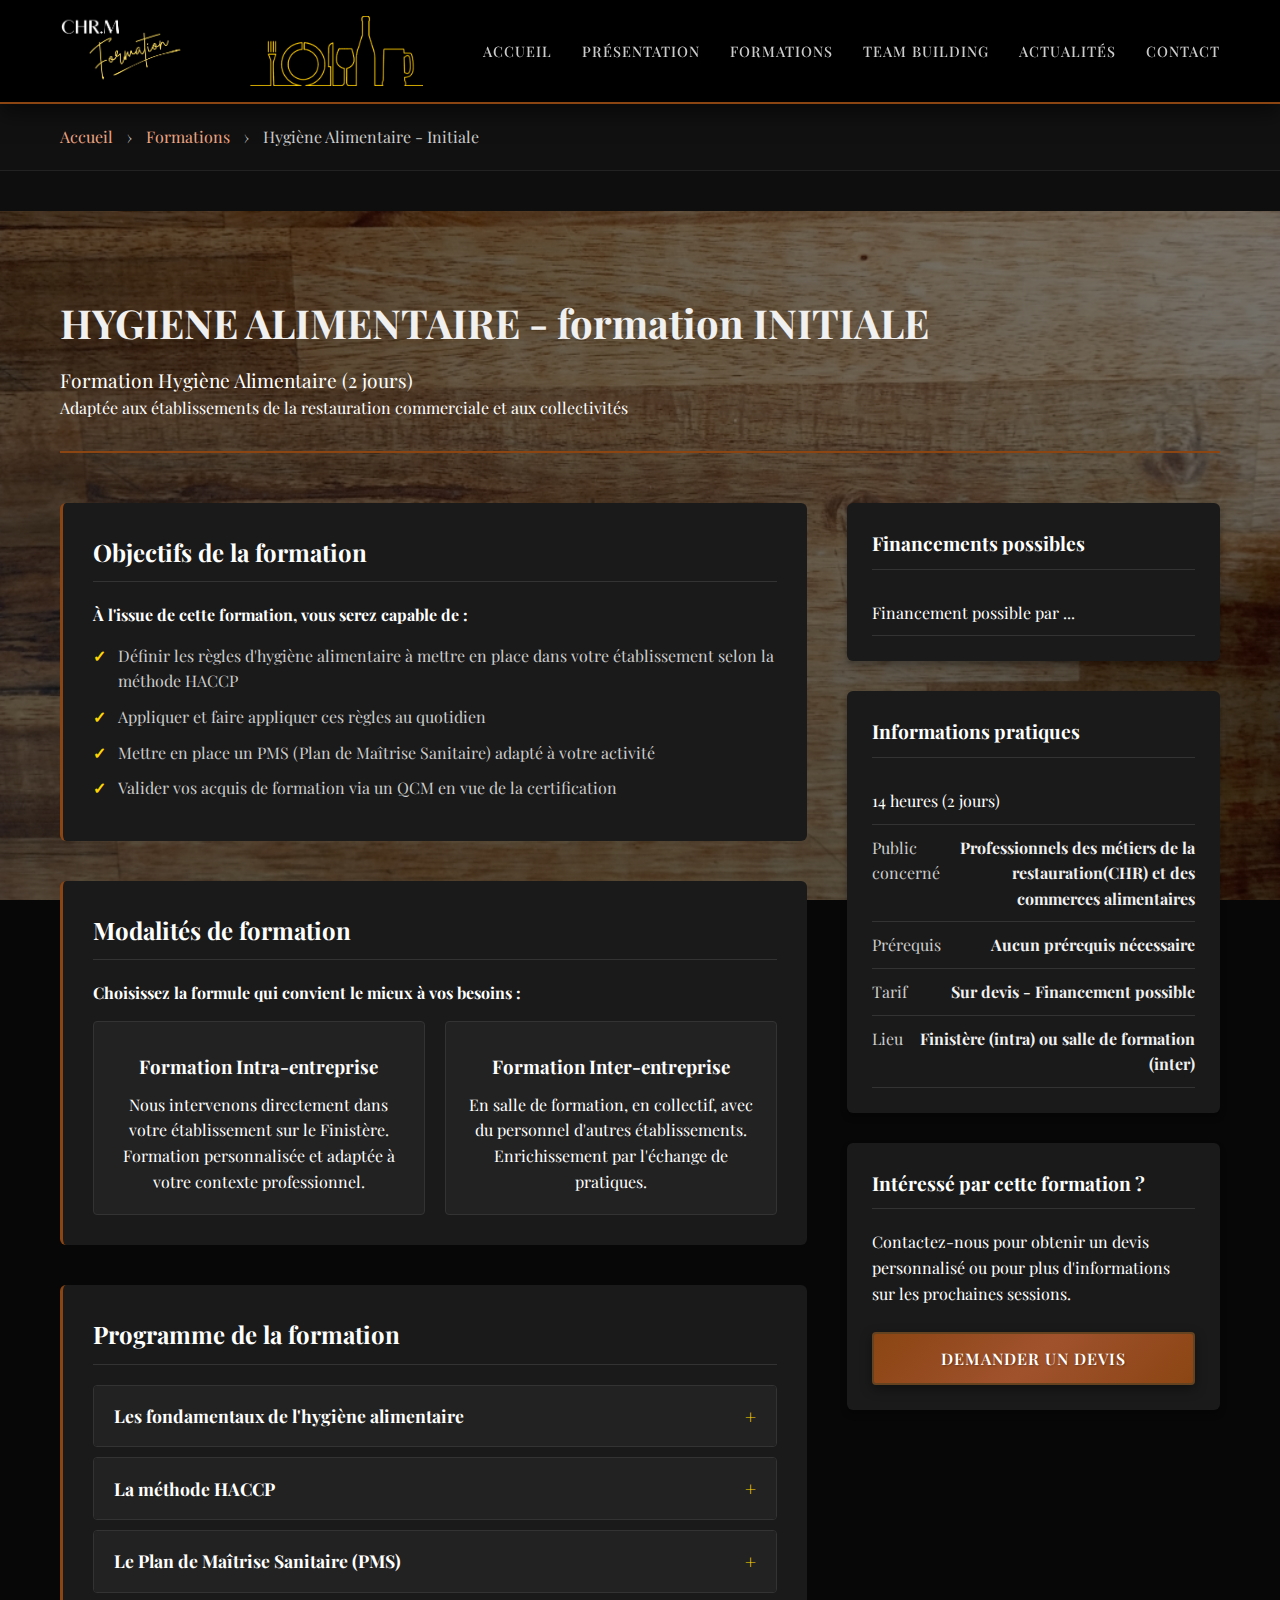
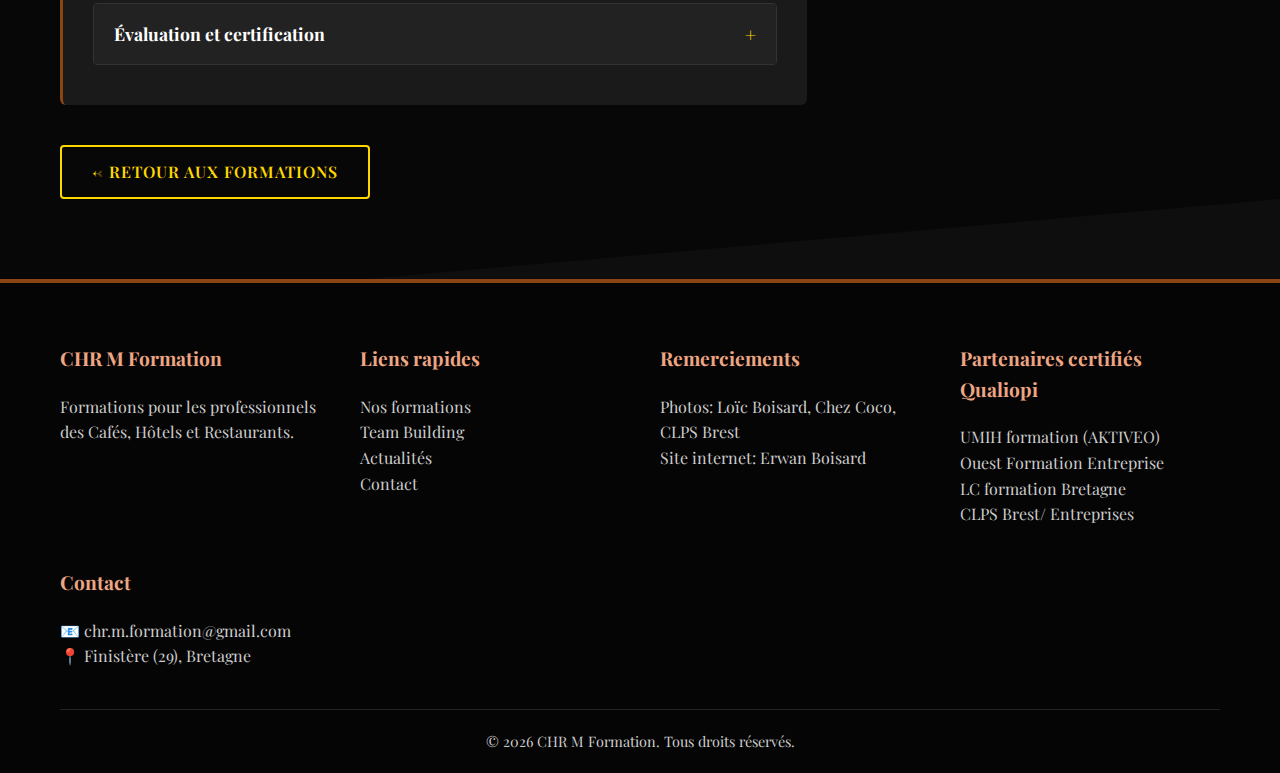
<file: f1.html>
<!DOCTYPE html>
<html lang="fr">

<head>
    <meta charset="UTF-8">
    <meta name="viewport" content="width=device-width, initial-scale=1.0">
    <title>Formation Hygiène Alimentaire - Initiale | CHR M Formation</title>
    <link rel="stylesheet" href="styles.css">
</head>

<body>
    <!-- Navigation -->
    <div id="header-placeholder"></div>

    <!-- Breadcrumb -->
    <div class="breadcrumb">
        <div class="container">
            <a href="index.html">Accueil</a>
            <span class="separator">›</span>
            <a href="index.html#formations">Formations</a>
            <span class="separator">›</span>
            <span>Hygiène Alimentaire - Initiale</span>
        </div>
    </div>

    <!-- Formation Detail -->
    <section class="formation-detail section section-wood">
        <div class="container">
            <div class="formation-header">
                <div class="formation-title-block">
                    <h1>HYGIENE ALIMENTAIRE - formation INITIALE</h1>
                    <p class="formation-subtitle">Formation Hygiène Alimentaire     (2 jours)</p>
                    <p class="formation-description">Adaptée aux établissements de la restauration commerciale et aux collectivités</p>
                </div>
            </div>

            <div class="formation-content-grid">
                <!-- Colonne principale -->
                <div class="formation-main">
                    <!-- Objectifs -->
                    <div class="content-block">
                        <h2>Objectifs de la formation</h2>
                        <p class="intro-text">À l'issue de cette formation, vous serez capable de :</p>
                        <ul class="objectives-list">
                            <li>Définir les règles d'hygiène alimentaire à mettre en place dans votre établissement selon la méthode HACCP</li>
                            <li>Appliquer et faire appliquer ces règles au quotidien</li>
                            <li>Mettre en place un PMS (Plan de Maîtrise Sanitaire) adapté à votre activité</li>
                            <li>Valider vos acquis de formation via un QCM en vue de la certification</li>
                    </div>

                    <!-- Déroulement -->
                    <div class="content-block">
                        <h2>Modalités de formation</h2>
                        <p class="intro-text">Choisissez la formule qui convient le mieux à vos besoins :</p>
                        <div class="option-cards">
                            <div class="option-card">
                                <h3>Formation Intra-entreprise</h3>
                                <p>Nous intervenons directement dans votre établissement sur le Finistère. Formation personnalisée et adaptée à votre contexte professionnel.</p>
                            </div>
                            <div class="option-card">
                                <h3>Formation Inter-entreprise</h3>
                                <p>En salle de formation, en collectif, avec du personnel d'autres établissements. Enrichissement par l'échange de pratiques.</p>
                            </div>
                        </div>
                    </div>

                    <!-- Programme -->
                    <div class="content-block">
                        <h2>Programme de la formation</h2>
                        <div class="program-accordion">

                            <!-- Accordéon 1 -->
                            <div class="accordion-item">
                                <div class="accordion-header">
                                    <h3>Les fondamentaux de l'hygiène alimentaire</h3>
                                    <span class="accordion-icon">+</span>
                                </div>
                                <div class="accordion-content">
                                    <p>Introduction aux principes de base de l'hygiène, identification des dangers microbiologiques, chimiques et physiques. Affichage des allergènes et intolérences. Compréhension des enjeux sanitaires et réglementaires.</p>
                                </div>
                            </div>

                            <!-- Accordéon 2 -->
                            <div class="accordion-item">
                                <div class="accordion-header">
                                    <h3>La méthode HACCP</h3>
                                    <span class="accordion-icon">+</span>
                                </div>
                                <div class="accordion-content">
                                    <p>Apprentissage et application pratique de la démarche HACCP (Hazard Analysis Critical Control Point) adaptée à votre établissement. Identification des points critiques et mise en place des mesures préventives.</p>
                                </div>
                            </div>

                            <!-- Accordéon 3 -->
                            <div class="accordion-item">
                                <div class="accordion-header">
                                    <h3>Le Plan de Maîtrise Sanitaire (PMS)</h3>
                                    <span class="accordion-icon">+</span>
                                </div>
                                <div class="accordion-content">
                                    <p>Construction et mise en œuvre de votre Plan de Maîtrise Sanitaire : bonnes pratiques d'hygiène, plan HACCP, procédures de traçabilité et de gestion des non-conformités.</p>
                                </div>
                            </div>

                            <!-- Accordéon 4 -->
                            <div class="accordion-item">
                                <div class="accordion-header">
                                    <h3>Évaluation et certification</h3>
                                    <span class="accordion-icon">+</span>
                                </div>
                                <div class="accordion-content">
                                    <p>Validation des acquis par un QCM final. Délivrance d'une attestation de formation conforme aux exigences réglementaires.</p>
                                </div>
                            </div>

                        </div>
                    </div>

                </div>

                <!-- Sidebar -->
                <aside class="formation-sidebar">
                    <!-- Informations clés -->
                    <div class="info-card">
                        <h3>Financements possibles</h3>
                        <div class="info-item">
                            Financement possible par ...
                        </div>
                    </div>

                    <!-- Informations clés -->
                    <div class="info-card">
                        <h3>Informations pratiques</h3>
                        <div class="info-item">
                            14 heures (2 jours)</span>
                        </div>
                        <div class="info-item">
                            <span class="info-label">Public concerné</span>
                            <span class="info-value">Professionnels des métiers de la restauration(CHR) et des commerces alimentaires</span>
                        </div>
                        <div class="info-item">
                            <span class="info-label">Prérequis</span>
                            <span class="info-value">Aucun prérequis nécessaire</span>
                        </div>
                        <div class="info-item">
                            <span class="info-label">Tarif</span>
                            <span class="info-value">Sur devis - Financement possible</span>
                        </div>
                        <div class="info-item">
                            <span class="info-label">Lieu</span>
                            <span class="info-value">Finistère (intra) ou salle de formation (inter)</span>
                        </div>
                    </div>

                    <!-- CTA Contact -->
                    <div class="cta-card">
                        <h3>Intéressé par cette formation ?</h3>
                        <p>Contactez-nous pour obtenir un devis personnalisé ou pour plus d'informations sur les prochaines sessions.</p><br>
                        <a href="index.html#contact" class="btn btn-primary btn-block btn-wood">Demander un devis</a>
                    </div>

                </aside>
            </div>

            <!-- Bouton retour -->
            <div class="back-button-container">
                <a href="index.html#formations" class="btn btn-secondary">← Retour aux formations</a>
            </div>
        </div>
        <div class="section-divider section-divider-right"></div>
    </section>

    <!-- Footer -->
    <div id="footer-placeholder"></div>

    <script src="script.js"></script>
</body>

</html>
</file>
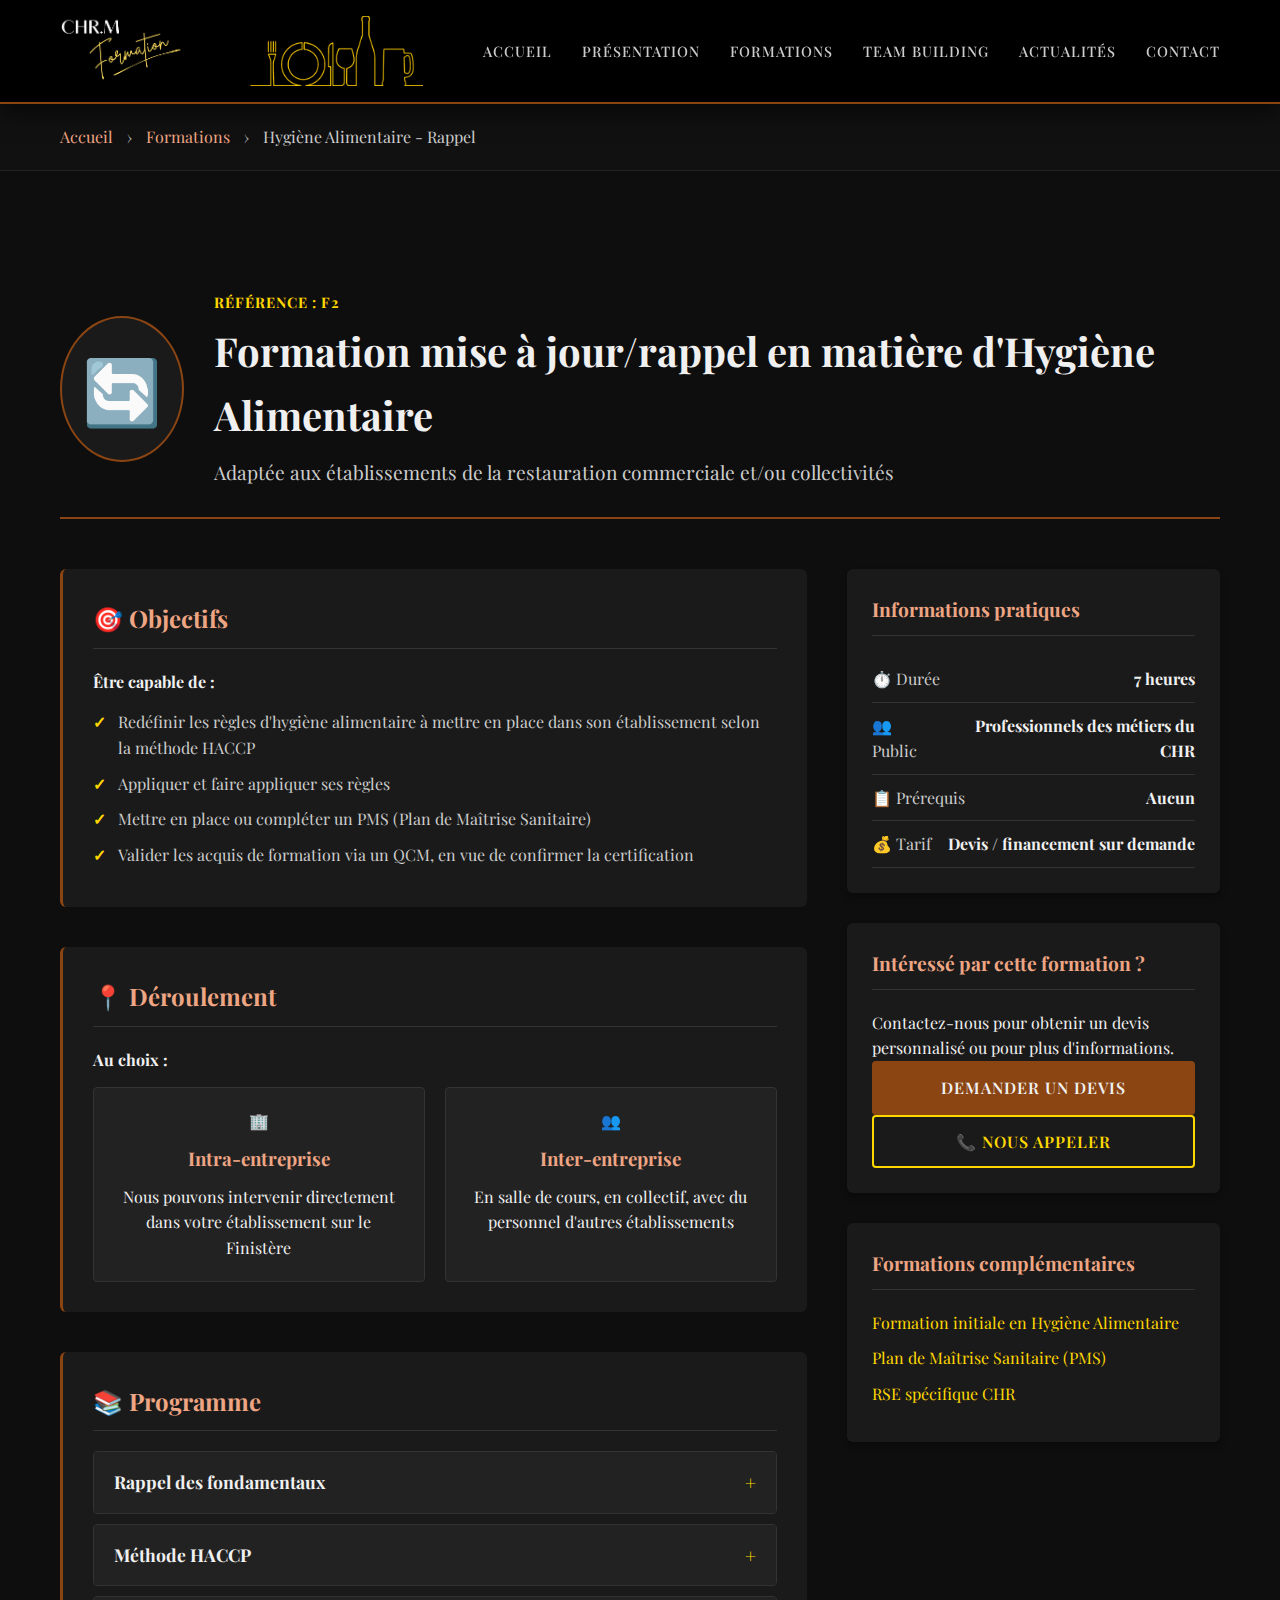
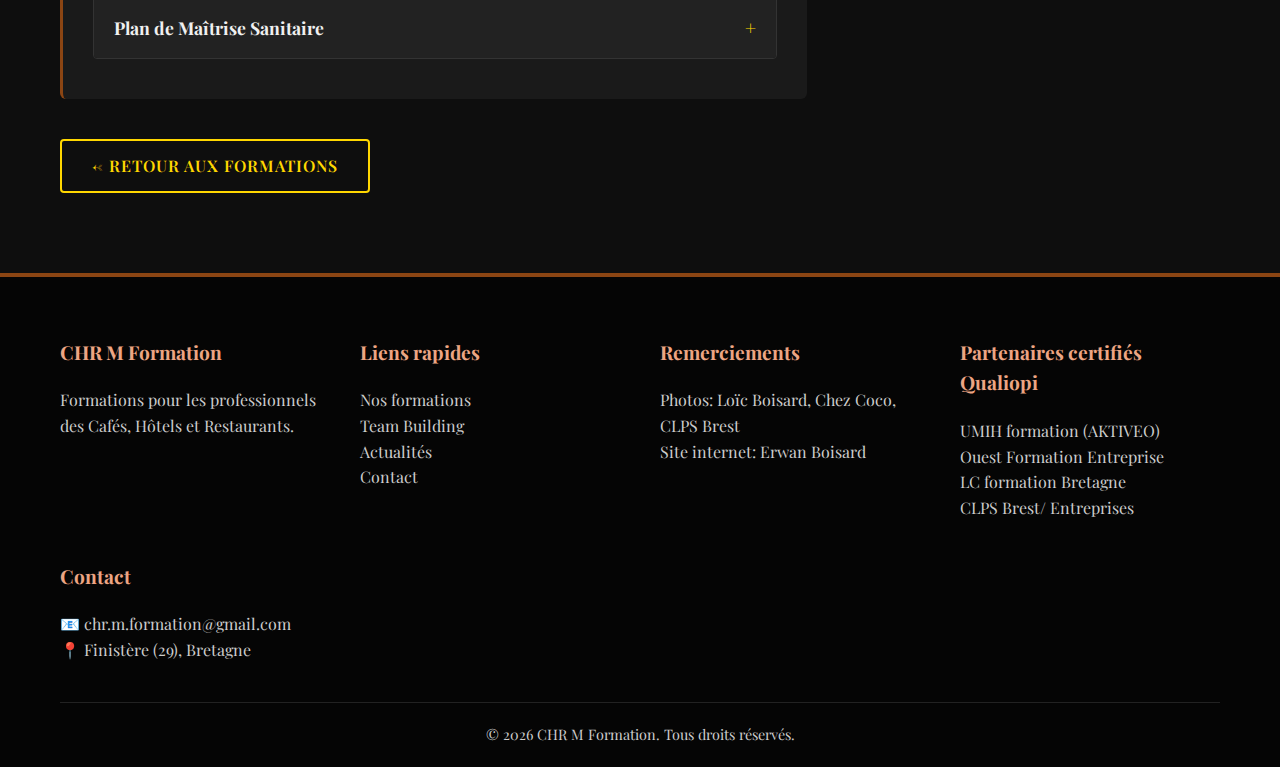
<file: f2.html>
<!DOCTYPE html>
<html lang="fr">

<head>
    <meta charset="UTF-8">
    <meta name="viewport" content="width=device-width, initial-scale=1.0">
    <title>Formation Hygiène Alimentaire - Rappel | CHR M Formation</title>
    <link rel="stylesheet" href="styles.css">
</head>

<body>
    <!-- Navigation -->
    <div id="header-placeholder"></div>

    <!-- Breadcrumb -->
    <div class="breadcrumb">
        <div class="container">
            <a href="index.html">Accueil</a>
            <span class="separator">›</span>
            <a href="index.html#formations">Formations</a>
            <span class="separator">›</span>
            <span>Hygiène Alimentaire - Rappel</span>
        </div>
    </div>

    <!-- Formation Detail -->
    <section class="formation-detail section">
        <div class="container">
            <div class="formation-header">
                <div class="formation-icon-large">🔄</div>
                <div class="formation-title-block">
                    <span class="formation-ref">Référence : F2</span>
                    <h1>Formation mise à jour/rappel en matière d'Hygiène Alimentaire</h1>
                    <p class="formation-subtitle">Adaptée aux établissements de la restauration commerciale et/ou
                        collectivités</p>
                </div>
            </div>

            <div class="formation-content-grid">
                <!-- Colonne principale -->
                <div class="formation-main">
                    <!-- Objectifs -->
                    <div class="content-block">
                        <h2>🎯 Objectifs</h2>
                        <p class="intro-text">Être capable de :</p>
                        <ul class="objectives-list">
                            <li>Redéfinir les règles d'hygiène alimentaire à mettre en place dans son établissement
                                selon la méthode HACCP</li>
                            <li>Appliquer et faire appliquer ses règles</li>
                            <li>Mettre en place ou compléter un PMS (Plan de Maîtrise Sanitaire)</li>
                            <li>Valider les acquis de formation via un QCM, en vue de confirmer la certification</li>
                        </ul>
                    </div>

                    <!-- Déroulement -->
                    <div class="content-block">
                        <h2>📍 Déroulement</h2>
                        <p class="intro-text">Au choix :</p>
                        <div class="option-cards">
                            <div class="option-card">
                                <div class="option-icon">🏢</div>
                                <h3>Intra-entreprise</h3>
                                <p>Nous pouvons intervenir directement dans votre établissement sur le Finistère</p>
                            </div>
                            <div class="option-card">
                                <div class="option-icon">👥</div>
                                <h3>Inter-entreprise</h3>
                                <p>En salle de cours, en collectif, avec du personnel d'autres établissements</p>
                            </div>
                        </div>
                    </div>

                    <!-- Programme (optionnel si vous avez plus de détails) -->
                    <div class="content-block">
                        <h2>📚 Programme</h2>
                        <div class="program-accordion">
                            <div class="accordion-item">
                                <div class="accordion-header">
                                    <h3>Rappel des fondamentaux</h3>
                                    <span class="accordion-icon">+</span>
                                </div>
                                <div class="accordion-content">
                                    <p>Révision des principes essentiels de l'hygiène alimentaire et des dangers
                                        microbiologiques, chimiques et physiques.</p>
                                </div>
                            </div>
                            <div class="accordion-item">
                                <div class="accordion-header">
                                    <h3>Méthode HACCP</h3>
                                    <span class="accordion-icon">+</span>
                                </div>
                                <div class="accordion-content">
                                    <p>Mise à jour des connaissances sur la démarche HACCP et son application pratique
                                        dans votre établissement.</p>
                                </div>
                            </div>
                            <div class="accordion-item">
                                <div class="accordion-header">
                                    <h3>Plan de Maîtrise Sanitaire</h3>
                                    <span class="accordion-icon">+</span>
                                </div>
                                <div class="accordion-content">
                                    <p>Révision et amélioration de votre PMS existant, mise à jour des procédures et
                                        documents.</p>
                                </div>
                            </div>
                        </div>
                    </div>
                </div>

                <!-- Sidebar -->
                <aside class="formation-sidebar">
                    <!-- Informations clés -->
                    <div class="info-card">
                        <h3>Informations pratiques</h3>
                        <div class="info-item">
                            <span class="info-label">⏱️ Durée</span>
                            <span class="info-value">7 heures</span>
                        </div>
                        <div class="info-item">
                            <span class="info-label">👥 Public</span>
                            <span class="info-value">Professionnels des métiers du CHR</span>
                        </div>
                        <div class="info-item">
                            <span class="info-label">📋 Prérequis</span>
                            <span class="info-value">Aucun</span>
                        </div>
                        <div class="info-item">
                            <span class="info-label">💰 Tarif</span>
                            <span class="info-value">Devis / financement sur demande</span>
                        </div>
                    </div>

                    <!-- CTA Contact -->
                    <div class="cta-card">
                        <h3>Intéressé par cette formation ?</h3>
                        <p>Contactez-nous pour obtenir un devis personnalisé ou pour plus d'informations.</p>
                        <a href="index.html#contact" class="btn btn-primary btn-block">Demander un devis</a>
                        <a href="tel:+33000000000" class="btn btn-secondary btn-block">📞 Nous appeler</a>
                    </div>

                    <!-- Formations liées -->
                    <div class="related-card">
                        <h3>Formations complémentaires</h3>
                        <ul class="related-list">
                            <li><a href="f1.html">Formation initiale en Hygiène Alimentaire</a></li>
                            <li><a href="formation-pms.html">Plan de Maîtrise Sanitaire (PMS)</a></li>
                            <li><a href="formation-rse.html">RSE spécifique CHR</a></li>
                        </ul>
                    </div>
                </aside>
            </div>

            <!-- Bouton retour -->
            <div class="back-button-container">
                <a href="index.html#formations" class="btn btn-secondary">← Retour aux formations</a>
            </div>
        </div>
    </section>

    <!-- Footer -->
    <div id="footer-placeholder"></div>

    <script src="script.js"></script>
</body>

</html>
</file>
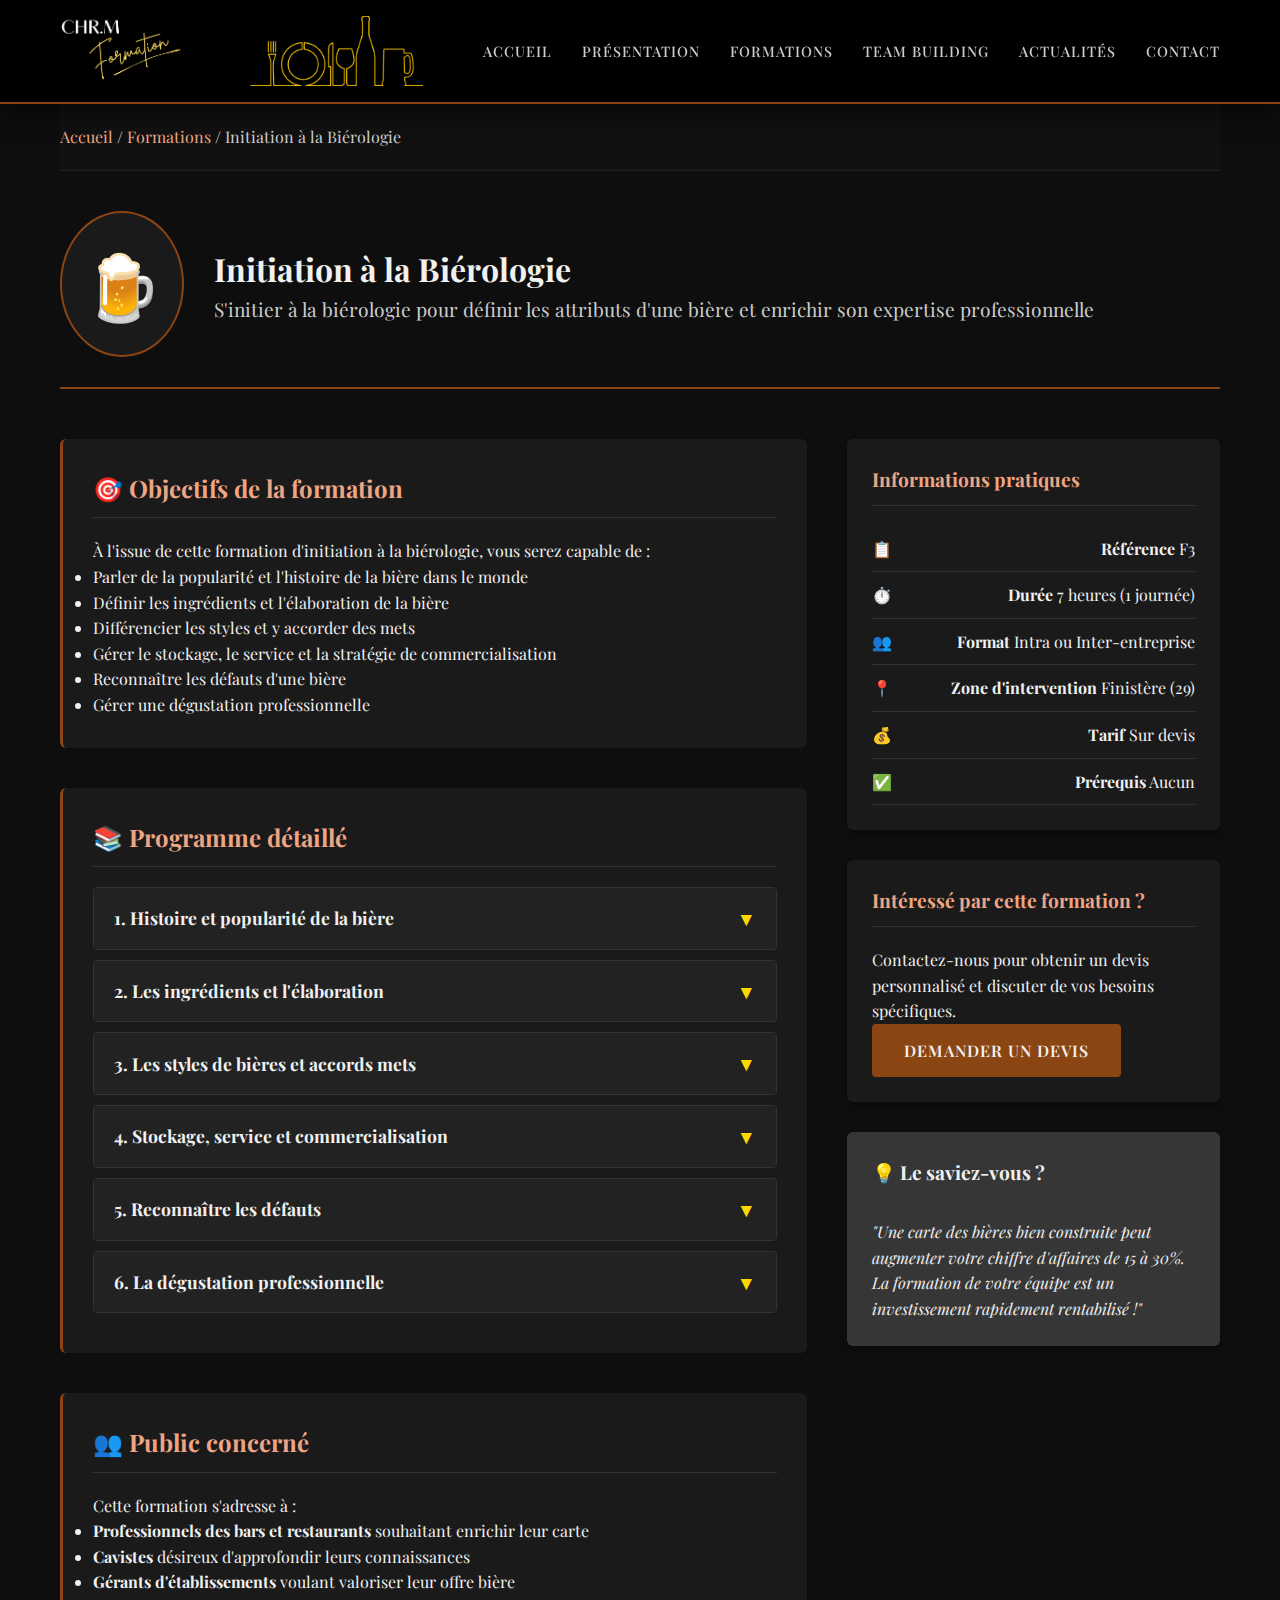
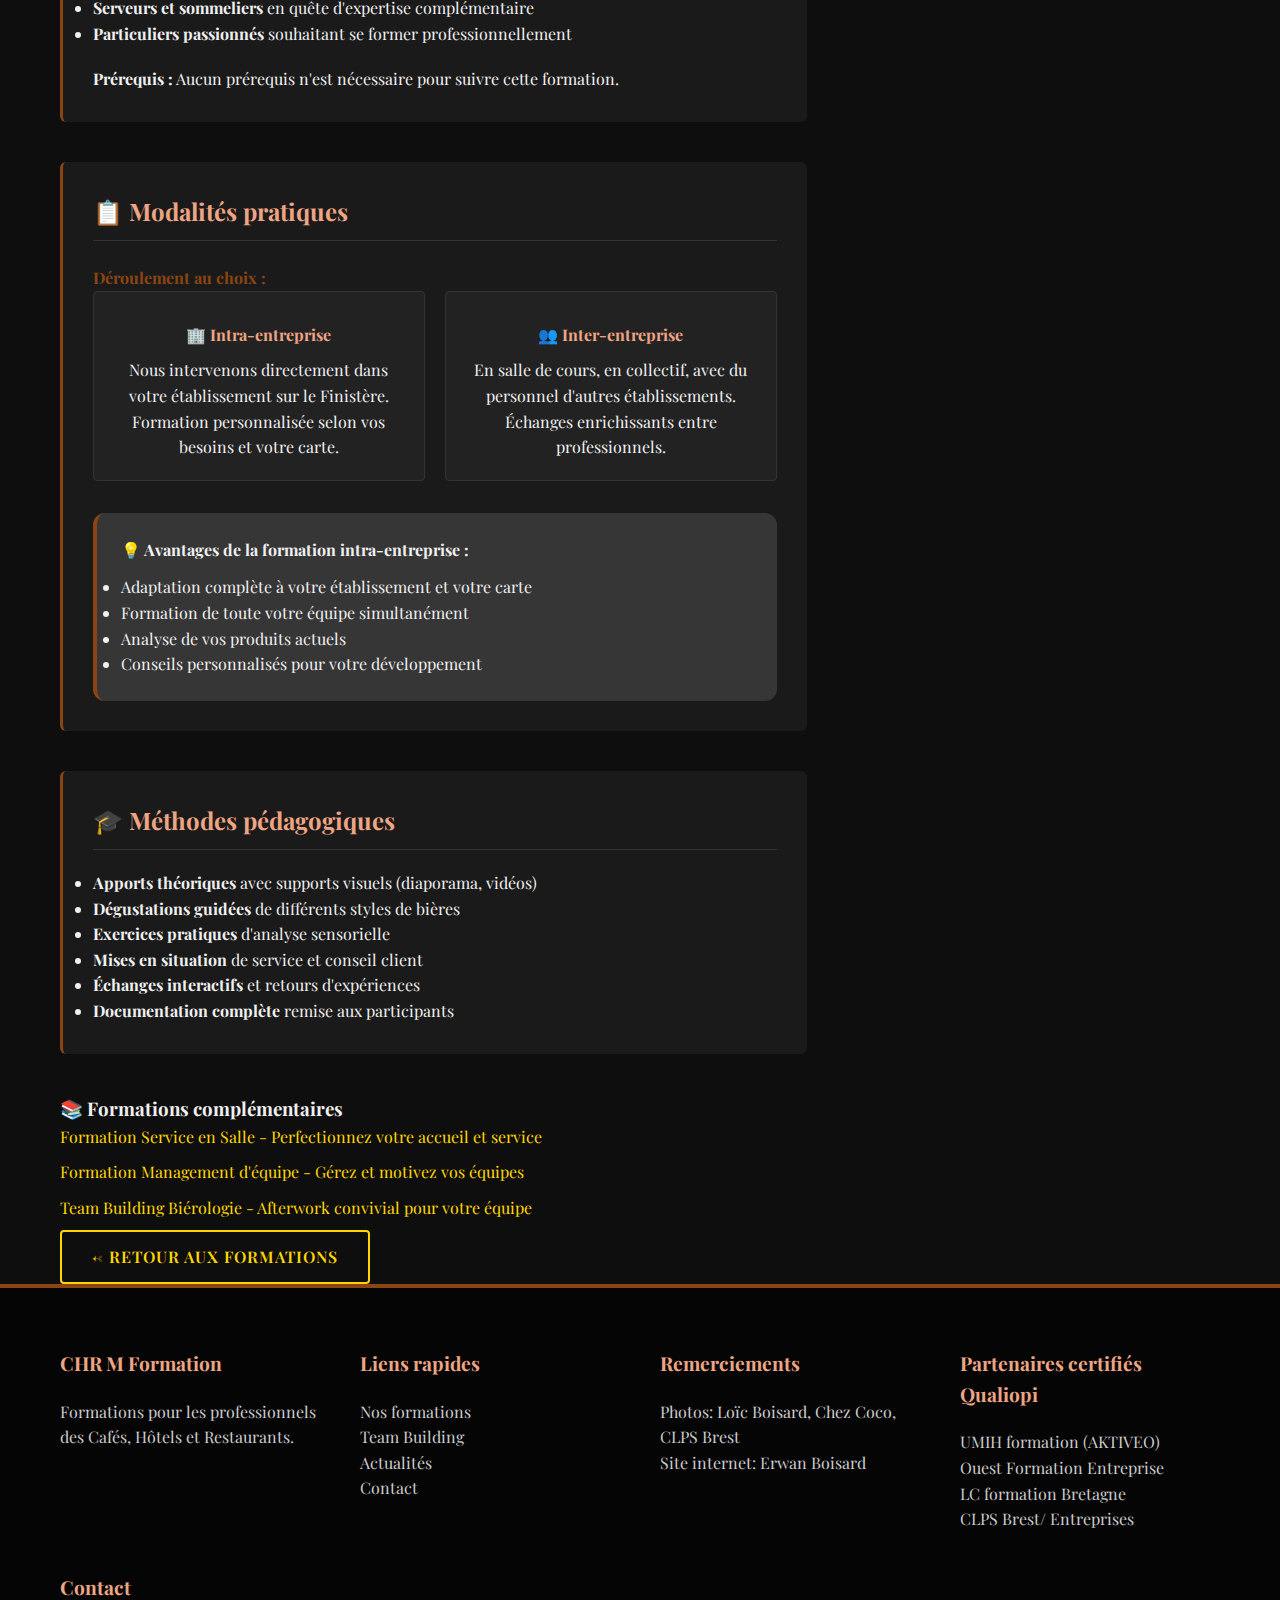
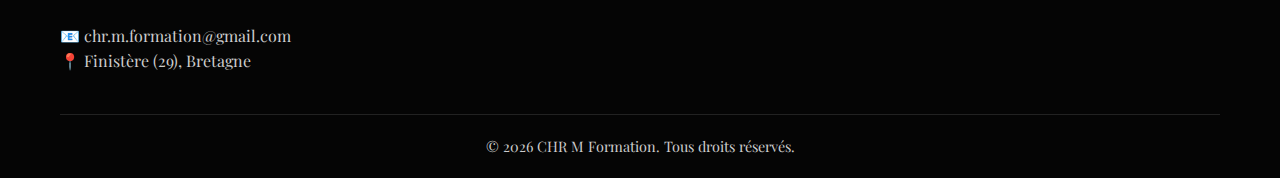
<file: f3.html>
<!DOCTYPE html>
<html lang="fr">

<head>
    <meta charset="UTF-8">
    <meta name="viewport" content="width=device-width, initial-scale=1.0">
    <title>Formation Initiation à la Biérologie | CHR M Formation</title>

    <!-- Favicon -->
    <link rel="icon" type="image/svg+xml" href="favicon.svg">
    <link rel="icon" type="image/png" href="favicon.png">

    <link rel="stylesheet" href="styles.css">
</head>

<body>

    <!-- Navigation -->
    <div id="header-placeholder"></div>

    <!-- Hero Section -->
    <section class="formation-detail-hero">
        <div class="container">
            <div class="breadcrumb">
                <a href="index.html">Accueil</a> /
                <a href="index.html#formations">Formations</a> /
                <span>Initiation à la Biérologie</span>
            </div>

            <div class="formation-header">
                <div class="formation-icon-large">🍺</div>
                <div>
                    <h1>Initiation à la Biérologie</h1>
                    <p class="formation-subtitle">
                        S'initier à la biérologie pour définir les attributs d'une bière et enrichir son expertise
                        professionnelle
                    </p>
                </div>
            </div>
        </div>
    </section>

    <!-- Contenu Principal -->
    <section class="formation-detail-content">
        <div class="container">
            <div class="formation-content-grid">

                <!-- Colonne Principale -->
                <div class="main-content">

                    <!-- Objectifs -->
                    <div class="content-block">
                        <h2>🎯 Objectifs de la formation</h2>
                        <p>À l'issue de cette formation d'initiation à la biérologie, vous serez capable de :</p>
                        <ul>
                            <li>Parler de la popularité et l'histoire de la bière dans le monde</li>
                            <li>Définir les ingrédients et l'élaboration de la bière</li>
                            <li>Différencier les styles et y accorder des mets</li>
                            <li>Gérer le stockage, le service et la stratégie de commercialisation</li>
                            <li>Reconnaître les défauts d'une bière</li>
                            <li>Gérer une dégustation professionnelle</li>
                        </ul>
                    </div>

                    <!-- Programme Détaillé -->
                    <div class="content-block">
                        <h2>📚 Programme détaillé</h2>

                        <div class="accordion-item">
                            <div class="accordion-header">
                                <h4>1. Histoire et popularité de la bière</h4>
                                <span class="accordion-icon">▼</span>
                            </div>
                            <div class="accordion-content">
                                <div class="accordion-body">
                                    <p><strong>Découvrez l'univers fascinant de la bière :</strong></p>
                                    <ul>
                                        <li>L'histoire de la bière à travers les civilisations</li>
                                        <li>L'évolution des techniques de brassage</li>
                                        <li>Les grandes régions brassicoles mondiales</li>
                                        <li>La renaissance de la bière artisanale</li>
                                        <li>Les tendances actuelles du marché</li>
                                    </ul>
                                </div>
                            </div>
                        </div>

                        <div class="accordion-item">
                            <div class="accordion-header">
                                <h4>2. Les ingrédients et l'élaboration</h4>
                                <span class="accordion-icon">▼</span>
                            </div>
                            <div class="accordion-content">
                                <div class="accordion-body">
                                    <p><strong>Maîtrisez les fondamentaux du brassage :</strong></p>
                                    <ul>
                                        <li>Les 4 ingrédients de base : eau, malt, houblon, levure</li>
                                        <li>Les différents types de malts et leurs impacts</li>
                                        <li>Les variétés de houblons et leurs arômes</li>
                                        <li>Le rôle des levures dans la fermentation</li>
                                        <li>Les étapes clés du brassage : empâtage, ébullition, fermentation, garde</li>
                                        <li>Les techniques de production artisanales et industrielles</li>
                                    </ul>
                                </div>
                            </div>
                        </div>

                        <div class="accordion-item">
                            <div class="accordion-header">
                                <h4>3. Les styles de bières et accords mets</h4>
                                <span class="accordion-icon">▼</span>
                            </div>
                            <div class="accordion-content">
                                <div class="accordion-body">
                                    <p><strong>Explorez la diversité des styles :</strong></p>
                                    <ul>
                                        <li>Les grandes familles : Lagers, Ales, bières de fermentation spontanée</li>
                                        <li>Les styles emblématiques : IPA, Stout, Blanche, Saison, Lambic...</li>
                                        <li>Les caractéristiques organoleptiques de chaque style</li>
                                        <li>L'art des accords bières et mets</li>
                                        <li>Créer une carte des bières cohérente et attractive</li>
                                        <li>Conseiller vos clients selon leurs préférences</li>
                                    </ul>
                                </div>
                            </div>
                        </div>

                        <div class="accordion-item">
                            <div class="accordion-header">
                                <h4>4. Stockage, service et commercialisation</h4>
                                <span class="accordion-icon">▼</span>
                            </div>
                            <div class="accordion-content">
                                <div class="accordion-body">
                                    <p><strong>Optimisez votre gestion professionnelle :</strong></p>
                                    <ul>
                                        <li>Conditions optimales de stockage (température, lumière, position)</li>
                                        <li>Gestion des dates de péremption et rotation des stocks</li>
                                        <li>Techniques de service selon les styles (température, verre, col de mousse)
                                        </li>
                                        <li>La verrerie adaptée à chaque style</li>
                                        <li>Stratégies de mise en valeur sur votre carte</li>
                                        <li>Argumentaire de vente et valorisation du prix</li>
                                    </ul>
                                </div>
                            </div>
                        </div>

                        <div class="accordion-item">
                            <div class="accordion-header">
                                <h4>5. Reconnaître les défauts</h4>
                                <span class="accordion-icon">▼</span>
                            </div>
                            <div class="accordion-content">
                                <div class="accordion-body">
                                    <p><strong>Identifiez et prévenez les défauts :</strong></p>
                                    <ul>
                                        <li>Les principaux défauts : oxydation, infection, lumière, bouchon...</li>
                                        <li>Reconnaître les arômes et saveurs indésirables</li>
                                        <li>Comprendre les causes de ces défauts</li>
                                        <li>Prévenir les problèmes de conservation</li>
                                        <li>Gérer les retours clients</li>
                                    </ul>
                                </div>
                            </div>
                        </div>

                        <div class="accordion-item">
                            <div class="accordion-header">
                                <h4>6. La dégustation professionnelle</h4>
                                <span class="accordion-icon">▼</span>
                            </div>
                            <div class="accordion-content">
                                <div class="accordion-body">
                                    <p><strong>Maîtrisez l'art de la dégustation :</strong></p>
                                    <ul>
                                        <li>La méthodologie de dégustation en 4 étapes</li>
                                        <li>L'analyse visuelle : robe, mousse, clarté</li>
                                        <li>L'analyse olfactive : arômes primaires, secondaires, tertiaires</li>
                                        <li>L'analyse gustative : saveurs, texture, longueur</li>
                                        <li>Le vocabulaire du dégustateur</li>
                                        <li>Animer une dégustation pour vos clients</li>
                                        <li><strong>Dégustation pratique de plusieurs styles</strong></li>
                                    </ul>
                                </div>
                            </div>
                        </div>
                    </div>

                    <!-- Public & Prérequis -->
                    <div class="content-block">
                        <h2>👥 Public concerné</h2>
                        <p>Cette formation s'adresse à :</p>
                        <ul>
                            <li><strong>Professionnels des bars et restaurants</strong> souhaitant enrichir leur carte
                            </li>
                            <li><strong>Cavistes</strong> désireux d'approfondir leurs connaissances</li>
                            <li><strong>Gérants d'établissements</strong> voulant valoriser leur offre bière</li>
                            <li><strong>Serveurs et sommeliers</strong> en quête d'expertise complémentaire</li>
                            <li><strong>Particuliers passionnés</strong> souhaitant se former professionnellement</li>
                        </ul>
                        <p style="margin-top: 20px;"><strong>Prérequis :</strong> Aucun prérequis n'est nécessaire pour
                            suivre cette formation.</p>
                    </div>

                    <!-- Modalités -->
                    <div class="content-block">
                        <h2>📋 Modalités pratiques</h2>

                        <h4 style="margin-top: 24px; color: var(--color-primary);">Déroulement au choix :</h4>

                        <div class="option-cards">
                            <div class="option-card">
                                <h4>🏢 Intra-entreprise</h4>
                                <p>Nous intervenons directement dans votre établissement sur le Finistère. Formation
                                    personnalisée selon vos besoins et votre carte.</p>
                            </div>

                            <div class="option-card">
                                <h4>👥 Inter-entreprise</h4>
                                <p>En salle de cours, en collectif, avec du personnel d'autres établissements. Échanges
                                    enrichissants entre professionnels.</p>
                            </div>
                        </div>

                        <div
                            style="margin-top: 32px; padding: 24px; background: var(--color-warm); border-radius: 12px; border-left: 4px solid var(--color-primary);">
                            <p style="margin: 0;"><strong>💡 Avantages de la formation intra-entreprise :</strong></p>
                            <ul style="margin-top: 12px;">
                                <li>Adaptation complète à votre établissement et votre carte</li>
                                <li>Formation de toute votre équipe simultanément</li>
                                <li>Analyse de vos produits actuels</li>
                                <li>Conseils personnalisés pour votre développement</li>
                            </ul>
                        </div>
                    </div>

                    <!-- Méthodes Pédagogiques -->
                    <div class="content-block">
                        <h2>🎓 Méthodes pédagogiques</h2>
                        <ul>
                            <li><strong>Apports théoriques</strong> avec supports visuels (diaporama, vidéos)</li>
                            <li><strong>Dégustations guidées</strong> de différents styles de bières</li>
                            <li><strong>Exercices pratiques</strong> d'analyse sensorielle</li>
                            <li><strong>Mises en situation</strong> de service et conseil client</li>
                            <li><strong>Échanges interactifs</strong> et retours d'expériences</li>
                            <li><strong>Documentation complète</strong> remise aux participants</li>
                        </ul>
                    </div>

                    <!-- Formations Complémentaires -->
                    <div class="related-section">
                        <h3>📚 Formations complémentaires</h3>
                        <ul class="related-list">
                            <li>
                                <a href="formation-service-salle.html">
                                    Formation Service en Salle - Perfectionnez votre accueil et service
                                </a>
                            </li>
                            <li>
                                <a href="f4.html">
                                    Formation Management d'équipe - Gérez et motivez vos équipes
                                </a>
                            </li>
                            <li>
                                <a href="t1.html">
                                    Team Building Biérologie - Afterwork convivial pour votre équipe
                                </a>
                            </li>
                        </ul>
                    </div>

                    <!-- Bouton Retour -->
                    <div class="back-button-container">
                        <a href="index.html#formations" class="btn btn-secondary">← Retour aux formations</a>
                    </div>

                </div>

                <!-- Sidebar -->
                <aside class="formation-sidebar">

                    <!-- Carte Informations -->
                    <div class="info-card">
                        <h3>Informations pratiques</h3>

                        <div class="info-item">
                            <span class="info-icon">📋</span>
                            <div class="info-content">
                                <strong>Référence</strong>
                                <span>F3</span>
                            </div>
                        </div>

                        <div class="info-item">
                            <span class="info-icon">⏱️</span>
                            <div class="info-content">
                                <strong>Durée</strong>
                                <span>7 heures (1 journée)</span>
                            </div>
                        </div>

                        <div class="info-item">
                            <span class="info-icon">👥</span>
                            <div class="info-content">
                                <strong>Format</strong>
                                <span>Intra ou Inter-entreprise</span>
                            </div>
                        </div>

                        <div class="info-item">
                            <span class="info-icon">📍</span>
                            <div class="info-content">
                                <strong>Zone d'intervention</strong>
                                <span>Finistère (29)</span>
                            </div>
                        </div>

                        <div class="info-item">
                            <span class="info-icon">💰</span>
                            <div class="info-content">
                                <strong>Tarif</strong>
                                <span>Sur devis</span>
                            </div>
                        </div>

                        <div class="info-item">
                            <span class="info-icon">✅</span>
                            <div class="info-content">
                                <strong>Prérequis</strong>
                                <span>Aucun</span>
                            </div>
                        </div>
                    </div>

                    <!-- CTA Card -->
                    <div class="cta-card">
                        <h4>Intéressé par cette formation ?</h4>
                        <p>Contactez-nous pour obtenir un devis personnalisé et discuter de vos besoins spécifiques.</p>
                        <a href="index.html#contact" class="btn btn-primary">Demander un devis</a>
                    </div>

                    <!-- Témoignage -->
                    <div class="cta-card" style="background: var(--color-warm); margin-top: 24px;">
                        <h4 style="color: var(--color-dark);">💡 Le saviez-vous ?</h4>
                        <p style="color: var(--color-text); font-style: italic;">
                            "Une carte des bières bien construite peut augmenter votre chiffre d'affaires de 15 à 30%.
                            La formation de votre équipe est un investissement rapidement rentabilisé !"
                        </p>
                    </div>

                </aside>

            </div>
        </div>
    </section>

    <!-- Footer -->
    <div id="footer-placeholder"></div>

    <script src="script.js"></script>
</body>

</html>
</file>
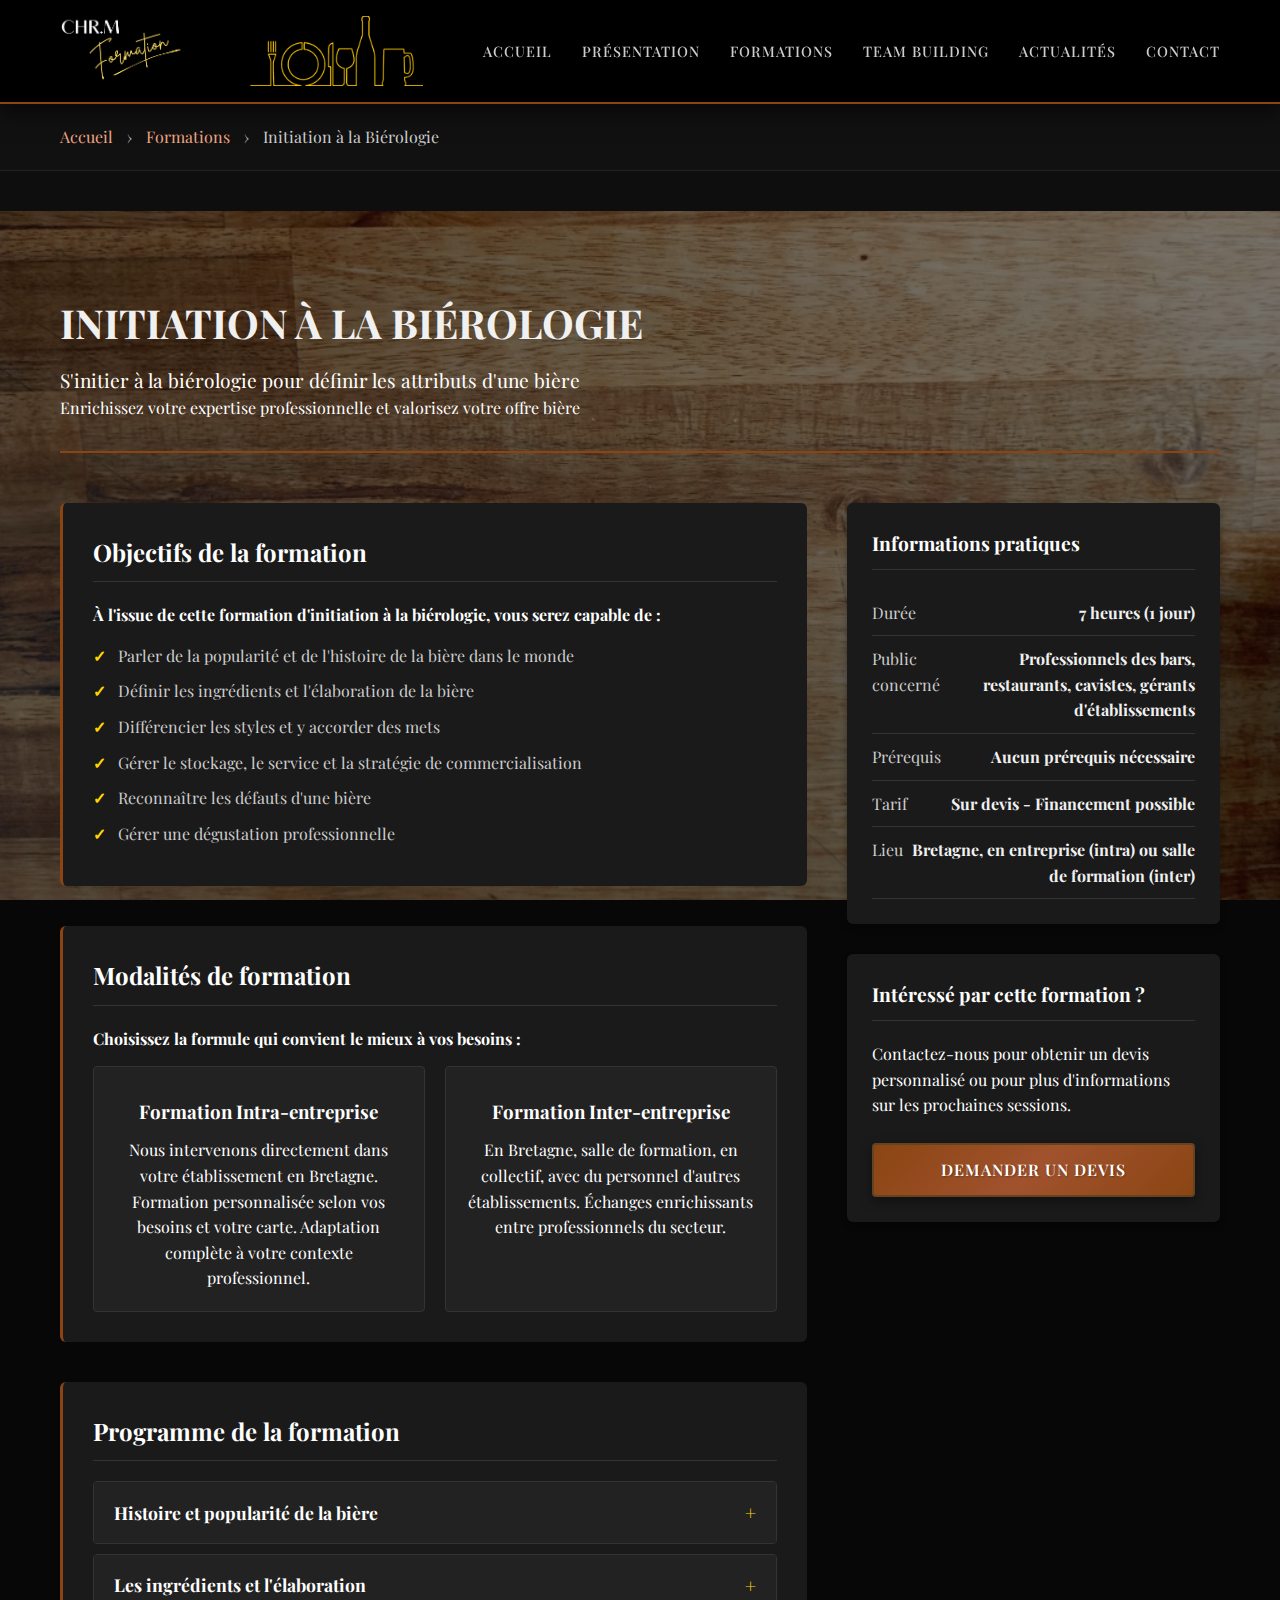
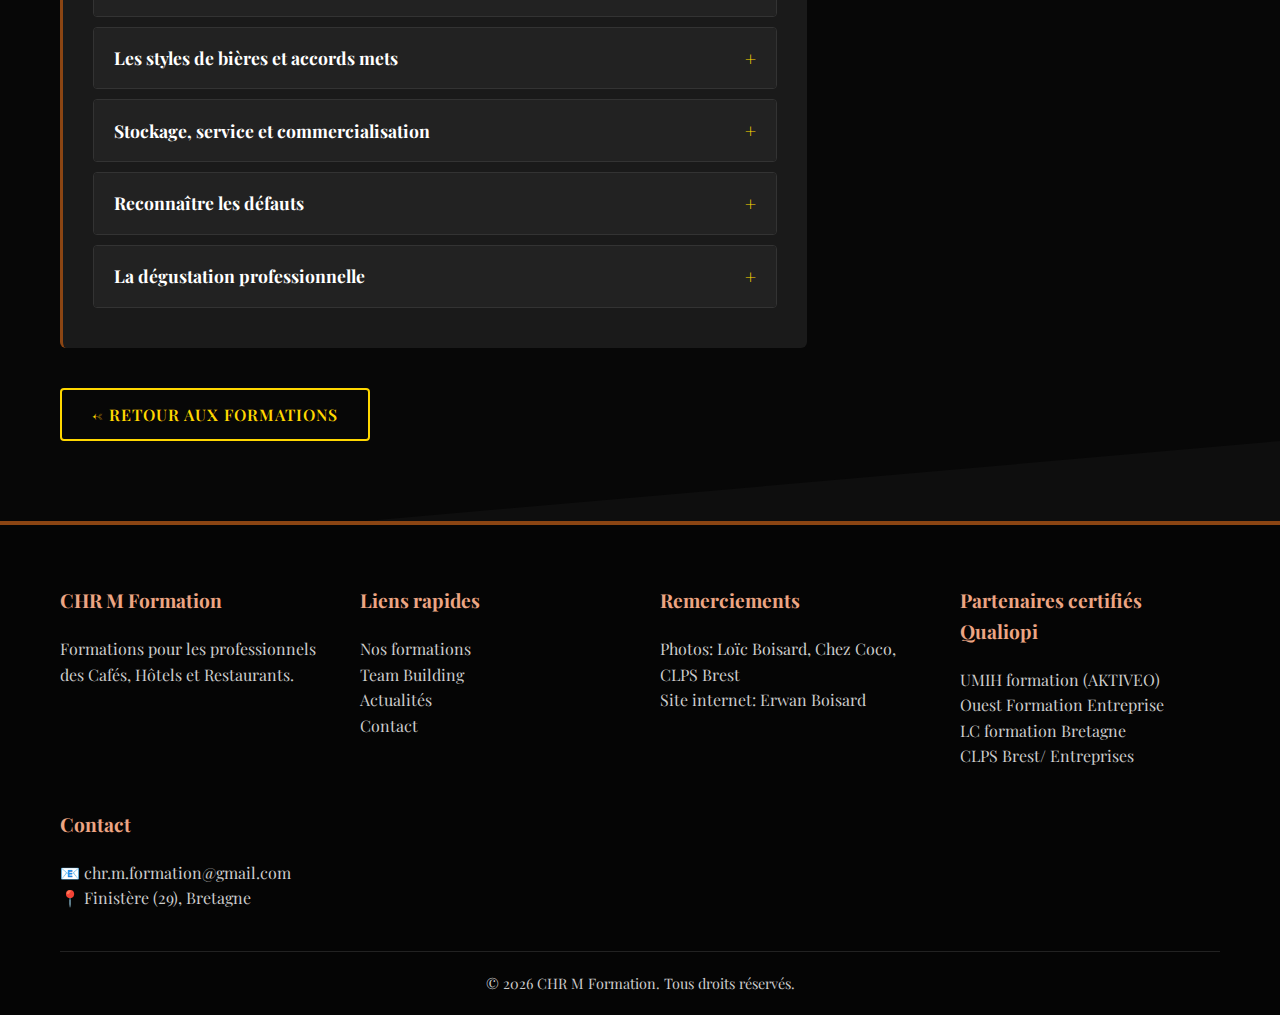
<file: f4.html>
<!DOCTYPE html>
<html lang="fr">

<head>
    <meta charset="UTF-8">
    <meta name="viewport" content="width=device-width, initial-scale=1.0">
    <title>Formation Initiation à la Biérologie | CHR M Formation</title>
    <link rel="stylesheet" href="styles.css">
</head>

<body>
    <!-- Navigation -->
    <div id="header-placeholder"></div>

    <!-- Breadcrumb -->
    <div class="breadcrumb">
        <div class="container">
            <a href="index.html">Accueil</a>
            <span class="separator">›</span>
            <a href="index.html#formations">Formations</a>
            <span class="separator">›</span>
            <span>Initiation à la Biérologie</span>
        </div>
    </div>

    <!-- Formation Detail -->
    <section class="formation-detail section section-wood">
        <div class="container">
            <div class="formation-header">
                <div class="formation-title-block">
                    <h1>INITIATION À LA BIÉROLOGIE</h1>
                    <p class="formation-subtitle">S'initier à la biérologie pour définir les attributs d'une bière</p>
                    <p class="formation-description">Enrichissez votre expertise professionnelle et valorisez votre offre bière</p>
                </div>
            </div>

            <div class="formation-content-grid">
                <!-- Colonne principale -->
                <div class="formation-main">
                    <!-- Objectifs -->
                    <div class="content-block">
                        <h2>Objectifs de la formation</h2>
                        <p class="intro-text">À l'issue de cette formation d'initiation à la biérologie, vous serez capable de :</p>
                        <ul class="objectives-list">
                            <li>Parler de la popularité et de l'histoire de la bière dans le monde</li>
                            <li>Définir les ingrédients et l'élaboration de la bière</li>
                            <li>Différencier les styles et y accorder des mets</li>
                            <li>Gérer le stockage, le service et la stratégie de commercialisation</li>
                            <li>Reconnaître les défauts d'une bière</li>
                            <li>Gérer une dégustation professionnelle</li>
                        </ul>
                    </div>

                    <!-- Déroulement -->
                    <div class="content-block">
                        <h2>Modalités de formation</h2>
                        <p class="intro-text">Choisissez la formule qui convient le mieux à vos besoins :</p>
                        <div class="option-cards">
                            <div class="option-card">
                                <h3>Formation Intra-entreprise</h3>
                                <p>Nous intervenons directement dans votre établissement en Bretagne. Formation personnalisée selon vos besoins et votre carte. Adaptation complète à votre contexte professionnel.</p>
                            </div>
                            <div class="option-card">
                                <h3>Formation Inter-entreprise</h3>
                                <p>En Bretagne, salle de formation, en collectif, avec du personnel d'autres établissements. Échanges enrichissants entre professionnels du secteur.</p>
                            </div>
                        </div>
                    </div>

                    <!-- Programme -->
                    <div class="content-block">
                        <h2>Programme de la formation</h2>
                        <div class="program-accordion">

                            <!-- Accordéon 1 -->
                            <div class="accordion-item">
                                <div class="accordion-header">
                                    <h3>Histoire et popularité de la bière</h3>
                                    <span class="accordion-icon">+</span>
                                </div>
                                <div class="accordion-content">
                                    <p>Découvrez l'univers fascinant de la bière : l'histoire de la bière à travers les civilisations, l'évolution des techniques de brassage, les grandes régions brassicoles mondiales, la renaissance de la bière artisanale et les tendances actuelles du marché.</p>
                                </div>
                            </div>

                            <!-- Accordéon 2 -->
                            <div class="accordion-item">
                                <div class="accordion-header">
                                    <h3>Les ingrédients et l'élaboration</h3>
                                    <span class="accordion-icon">+</span>
                                </div>
                                <div class="accordion-content">
                                    <p>Maîtrisez les fondamentaux du brassage : les 4 ingrédients de base (eau, malt, houblon, levure), les étapes clés du brassage (empâtage, ébullition, fermentation, garde), les différents types de malts et leurs impacts, les variétés de houblons et leurs arômes, le rôle des levures dans la fermentation.</p>
                                </div>
                            </div>

                            <!-- Accordéon 3 -->
                            <div class="accordion-item">
                                <div class="accordion-header">
                                    <h3>Les styles de bières et accords mets</h3>
                                    <span class="accordion-icon">+</span>
                                </div>
                                <div class="accordion-content">
                                    <p>Explorez la diversité des styles : les grandes familles (Lagers, Ales, bières de fermentation spontanée), les styles emblématiques (IPA, Stout, Blanche, Saison, Lambic...), les caractéristiques organoleptiques de chaque style, l'art des accords bières et mets et comment créer une carte des bières cohérente et attractive.</p>
                                </div>
                            </div>

                            <!-- Accordéon 4 -->
                            <div class="accordion-item">
                                <div class="accordion-header">
                                    <h3>Stockage, service et commercialisation</h3>
                                    <span class="accordion-icon">+</span>
                                </div>
                                <div class="accordion-content">
                                    <p>Optimisez votre gestion professionnelle : conditions optimales de stockage (température, lumière, position), gestion des dates de péremption et rotation des stocks, techniques de service selon les styles (température, verre, col de mousse), la verrerie adaptée à chaque style, stratégies de mise en valeur sur votre carte, et argumentaire de vente.</p>
                                </div>
                            </div>

                            <!-- Accordéon 5 -->
                            <div class="accordion-item">
                                <div class="accordion-header">
                                    <h3>Reconnaître les défauts</h3>
                                    <span class="accordion-icon">+</span>
                                </div>
                                <div class="accordion-content">
                                    <p>Identifiez les principaux défauts (oxydation, infection, lumière, bouchon...), reconnaître les arômes et saveurs indésirables, comprendre les causes de ces défauts, prévenir les problèmes de conservation, et gérer les retours clients.</p>
                                </div>
                            </div>

                            <!-- Accordéon 6 -->
                            <div class="accordion-item">
                                <div class="accordion-header">
                                    <h3>La dégustation professionnelle</h3>
                                    <span class="accordion-icon">+</span>
                                </div>
                                <div class="accordion-content">
                                    <p>Maîtrisez la méthodologie de dégustation et le vocabulaire du dégustateur; l'analyse visuelle (robe, mousse, clarté), l'analyse olfactive (arômes primaires, secondaires, tertiaires), l'analyse gustative (saveurs, texture, longueur). Apprenez à animer une dégustation pour vos clients. Possibilité de dégustation pratique de plusieurs styles de bières avec ou sans des accords de mets.</p>
                                </div>
                            </div>

                        </div>
                    </div>

                </div>

                <!-- Sidebar -->
                <aside class="formation-sidebar">
                    <!-- Informations clés -->
                    <div class="info-card">
                        <h3>Informations pratiques</h3>
                        <div class="info-item">
                            <span class="info-label">Durée</span>
                            <span class="info-value">7 heures (1 jour)</span>
                        </div>
                        <div class="info-item">
                            <span class="info-label">Public concerné</span>
                            <span class="info-value">Professionnels des bars, restaurants, cavistes, gérants d'établissements</span>
                        </div>
                        <div class="info-item">
                            <span class="info-label">Prérequis</span>
                            <span class="info-value">Aucun prérequis nécessaire</span>
                        </div>
                        <div class="info-item">
                            <span class="info-label">Tarif</span>
                            <span class="info-value">Sur devis - Financement possible</span>
                        </div>
                        <div class="info-item">
                            <span class="info-label">Lieu</span>
                            <span class="info-value">Bretagne, en entreprise (intra) ou salle de formation (inter)</span>
                        </div>
                    </div>

                    <!-- CTA Contact -->
                    <div class="cta-card">
                        <h3>Intéressé par cette formation ?</h3>
                        <p>Contactez-nous pour obtenir un devis personnalisé ou pour plus d'informations sur les prochaines sessions.</p><br>
                        <a href="index.html#contact" class="btn btn-primary btn-block btn-wood">Demander un devis</a>
                    </div>

                </aside>
            </div>

            <!-- Bouton retour -->
            <div class="back-button-container">
                <a href="index.html#formations" class="btn btn-secondary">← Retour aux formations</a>
            </div>
        </div>
        <div class="section-divider section-divider-right"></div>
    </section>

    <!-- Footer -->
    <div id="footer-placeholder"></div>

    <script src="script.js"></script>
</body>

</html>
</file>
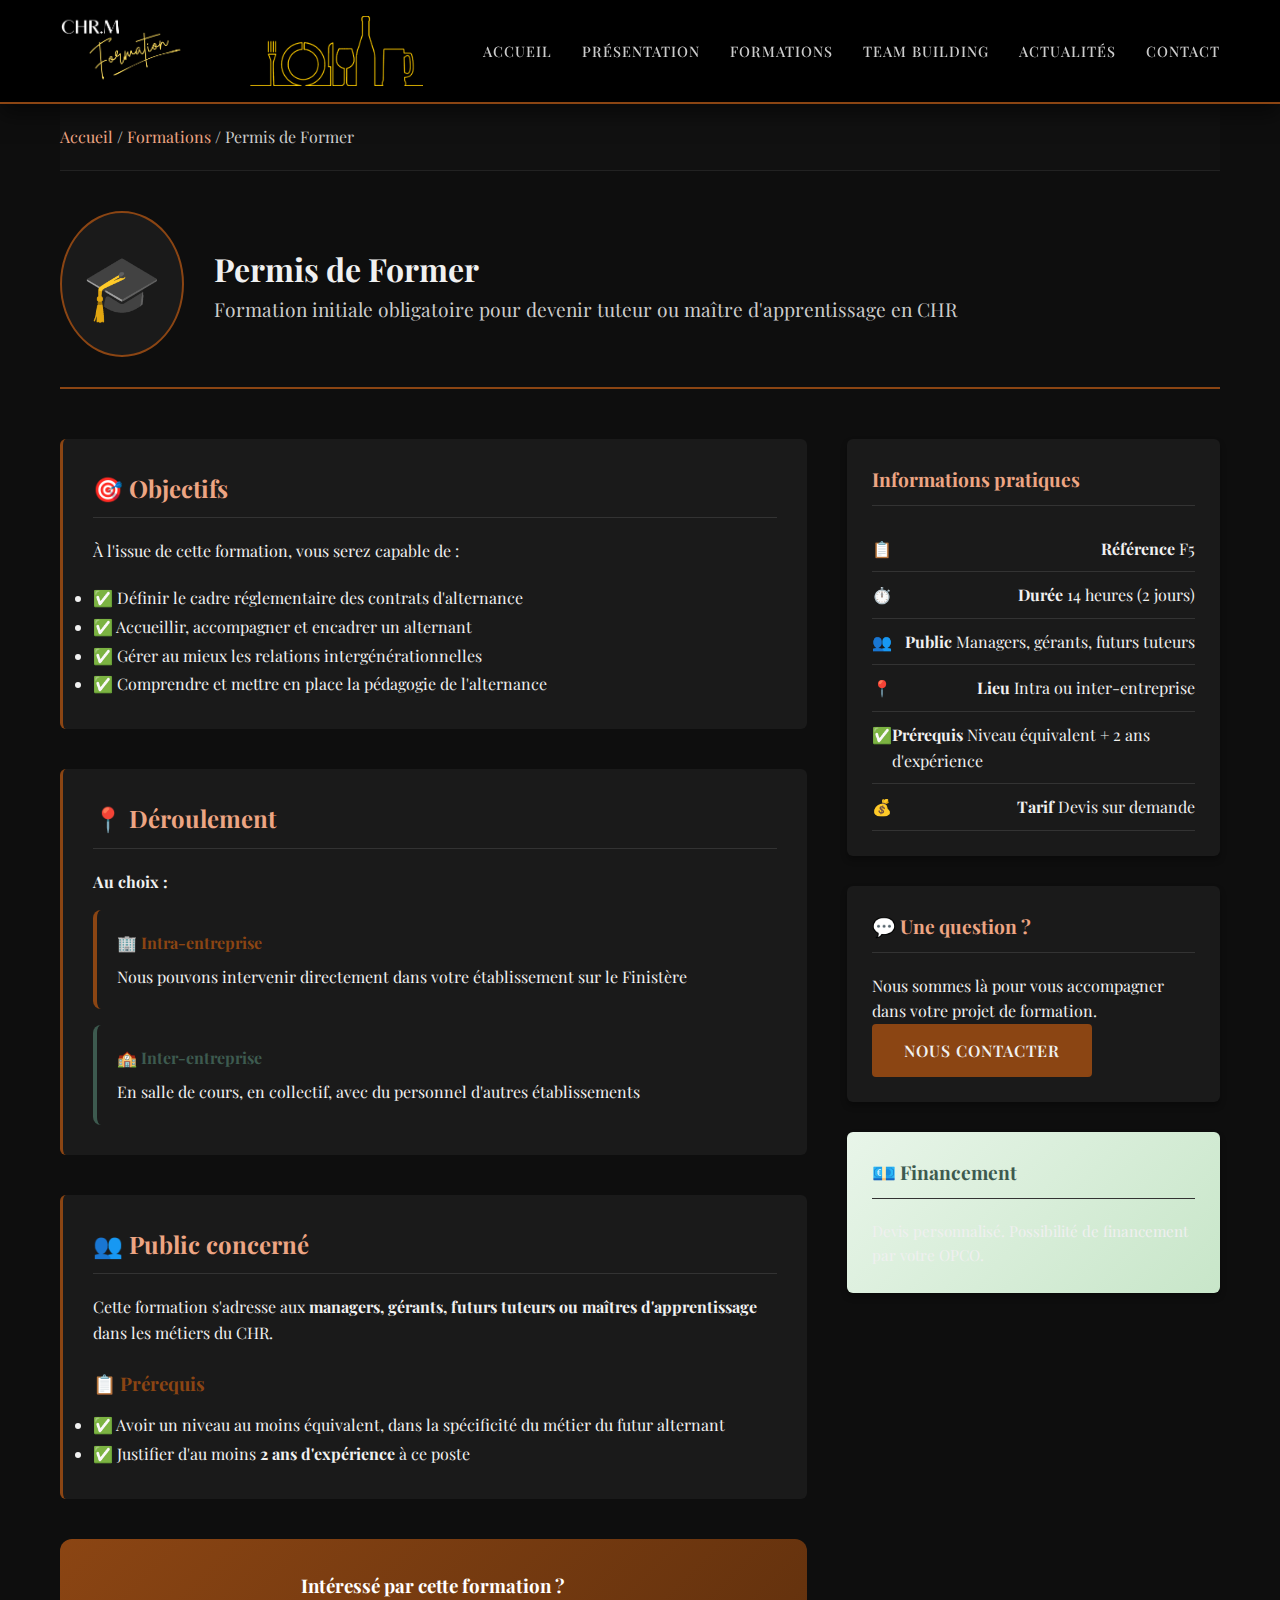
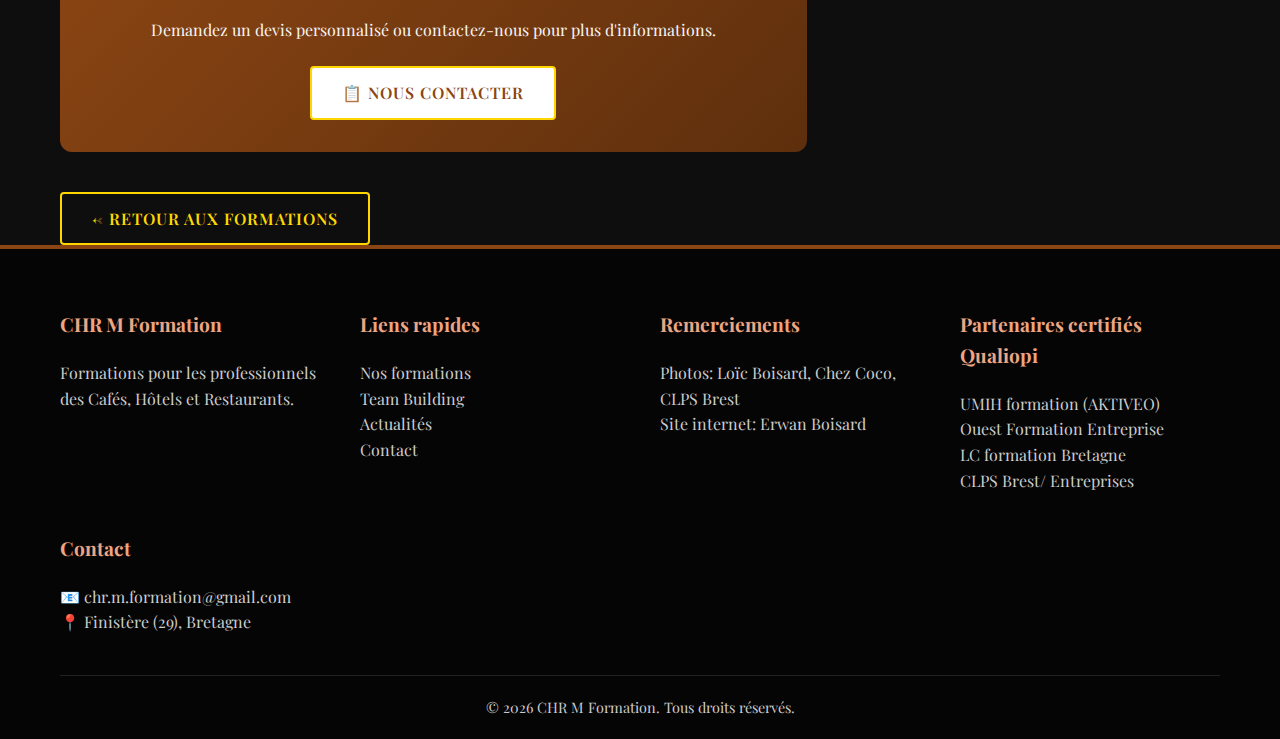
<file: f5.html>
<!DOCTYPE html>
<html lang="fr">

<head>
    <meta charset="UTF-8">
    <meta name="viewport" content="width=device-width, initial-scale=1.0">
    <title>Formation Permis de Former | CHR M Formation</title>

    <!-- Favicon -->
    <link rel="icon" type="image/svg+xml" href="favicon.svg">
    <link rel="icon" type="image/png" href="favicon.png">

    <link rel="stylesheet" href="styles.css">
</head>

<body>

    <!-- Navigation -->
    <div id="header-placeholder"></div>

    <!-- Hero Section -->
    <section class="formation-detail-hero">
        <div class="container">
            <div class="breadcrumb">
                <a href="index.html">Accueil</a> /
                <a href="index.html#formations">Formations</a> /
                <span>Permis de Former</span>
            </div>

            <div class="formation-header">
                <div class="formation-icon-large">🎓</div>
                <div>
                    <h1>Permis de Former</h1>
                    <p class="formation-subtitle">
                        Formation initiale obligatoire pour devenir tuteur ou maître d'apprentissage en CHR
                    </p>
                </div>
            </div>
        </div>
    </section>

    <!-- Contenu Principal -->
    <section class="formation-detail-content">
        <div class="container">
            <div class="formation-content-grid">

                <!-- Colonne Principale -->
                <div class="main-content">

                    <!-- Objectifs -->
                    <div class="content-block">
                        <h2>🎯 Objectifs</h2>
                        <p style="margin-bottom: 20px;">À l'issue de cette formation, vous serez capable de :</p>
                        <ul style="line-height: 1.8;">
                            <li>✅ Définir le cadre réglementaire des contrats d'alternance</li>
                            <li>✅ Accueillir, accompagner et encadrer un alternant</li>
                            <li>✅ Gérer au mieux les relations intergénérationnelles</li>
                            <li>✅ Comprendre et mettre en place la pédagogie de l'alternance</li>
                        </ul>
                    </div>

                    <!-- Déroulement -->
                    <div class="content-block">
                        <h2>📍 Déroulement</h2>
                        <p style="margin-bottom: 16px;"><strong>Au choix :</strong></p>
                        <div style="display: grid; gap: 16px;">
                            <div
                                style="padding: 20px; border-radius: 8px; border-left: 4px solid var(--color-primary);">
                                <h4 style="color: var(--color-primary); margin-top: 0; margin-bottom: 8px;">🏢
                                    Intra-entreprise</h4>
                                <p style="margin: 0;">Nous pouvons intervenir directement dans votre établissement sur
                                    le Finistère</p>
                            </div>
                            <div
                                style="padding: 20px; border-radius: 8px; border-left: 4px solid var(--color-secondary);">
                                <h4 style="color: var(--color-secondary); margin-top: 0; margin-bottom: 8px;">🏫
                                    Inter-entreprise</h4>
                                <p style="margin: 0;">En salle de cours, en collectif, avec du personnel d'autres
                                    établissements</p>
                            </div>
                        </div>
                    </div>

                    <!-- Public et Prérequis -->
                    <div class="content-block">
                        <h2>👥 Public concerné</h2>
                        <p style="margin-bottom: 16px;">
                            Cette formation s'adresse aux <strong>managers, gérants, futurs tuteurs ou maîtres
                                d'apprentissage</strong> dans les métiers du CHR.
                        </p>

                        <h3 style="color: var(--color-primary); margin-top: 24px; margin-bottom: 12px;">📋 Prérequis
                        </h3>
                        <ul style="line-height: 1.8;">
                            <li>✅ Avoir un niveau au moins équivalent, dans la spécificité du métier du futur alternant
                            </li>
                            <li>✅ Justifier d'au moins <strong>2 ans d'expérience</strong> à ce poste</li>
                        </ul>
                    </div>

                    <!-- CTA -->
                    <div
                        style="margin-top: 40px; padding: 32px; background: linear-gradient(135deg, var(--color-primary) 0%, var(--color-primary-dark) 100%); border-radius: 12px; text-align: center; color: white;">
                        <h3 style="color: white; margin-top: 0; margin-bottom: 16px;">Intéressé par cette formation ?
                        </h3>
                        <p style="margin-bottom: 24px; opacity: 0.95;">
                            Demandez un devis personnalisé ou contactez-nous pour plus d'informations.
                        </p>
                        <a href="index.html#contact" class="btn btn-secondary"
                            style="background: white; color: var(--color-primary);">
                            📋 Nous contacter
                        </a>
                    </div>

                    <!-- Bouton Retour -->
                    <div class="back-button-container" style="margin-top: 40px;">
                        <a href="index.html#formations" class="btn btn-secondary">← Retour aux formations</a>
                    </div>

                </div>

                <!-- Sidebar -->
                <aside class="formation-sidebar">

                    <!-- Carte Informations -->
                    <div class="info-card">
                        <h3>Informations pratiques</h3>

                        <div class="info-item">
                            <span class="info-icon">📋</span>
                            <div class="info-content">
                                <strong>Référence</strong>
                                <span>F5</span>
                            </div>
                        </div>

                        <div class="info-item">
                            <span class="info-icon">⏱️</span>
                            <div class="info-content">
                                <strong>Durée</strong>
                                <span>14 heures (2 jours)</span>
                            </div>
                        </div>

                        <div class="info-item">
                            <span class="info-icon">👥</span>
                            <div class="info-content">
                                <strong>Public</strong>
                                <span>Managers, gérants, futurs tuteurs</span>
                            </div>
                        </div>

                        <div class="info-item">
                            <span class="info-icon">📍</span>
                            <div class="info-content">
                                <strong>Lieu</strong>
                                <span>Intra ou inter-entreprise</span>
                            </div>
                        </div>

                        <div class="info-item">
                            <span class="info-icon">✅</span>
                            <div class="info-content">
                                <strong>Prérequis</strong>
                                <span>Niveau équivalent + 2 ans d'expérience</span>
                            </div>
                        </div>

                        <div class="info-item">
                            <span class="info-icon">💰</span>
                            <div class="info-content">
                                <strong>Tarif</strong>
                                <span>Devis sur demande</span>
                            </div>
                        </div>
                    </div>

                    <!-- CTA Card -->
                    <div class="cta-card">
                        <h4>💬 Une question ?</h4>
                        <p>Nous sommes là pour vous accompagner dans votre projet de formation.</p>
                        <a href="index.html#contact" class="btn btn-primary">Nous contacter</a>
                    </div>

                    <!-- Financement -->
                    <div class="cta-card" style="background: linear-gradient(135deg, #e8f5e9 0%, #c8e6c9 100%);">
                        <h4 style="color: var(--color-secondary);">💶 Financement</h4>
                        <p style="color: var(--color-dark); font-size: 0.95rem;">
                            Devis personnalisé. Possibilité de financement par votre OPCO.
                        </p>
                    </div>

                </aside>

            </div>
        </div>
    </section>

    <!-- Footer -->
    <div id="footer-placeholder"></div>

    <script src="script.js"></script>
</body>

</html>
</file>
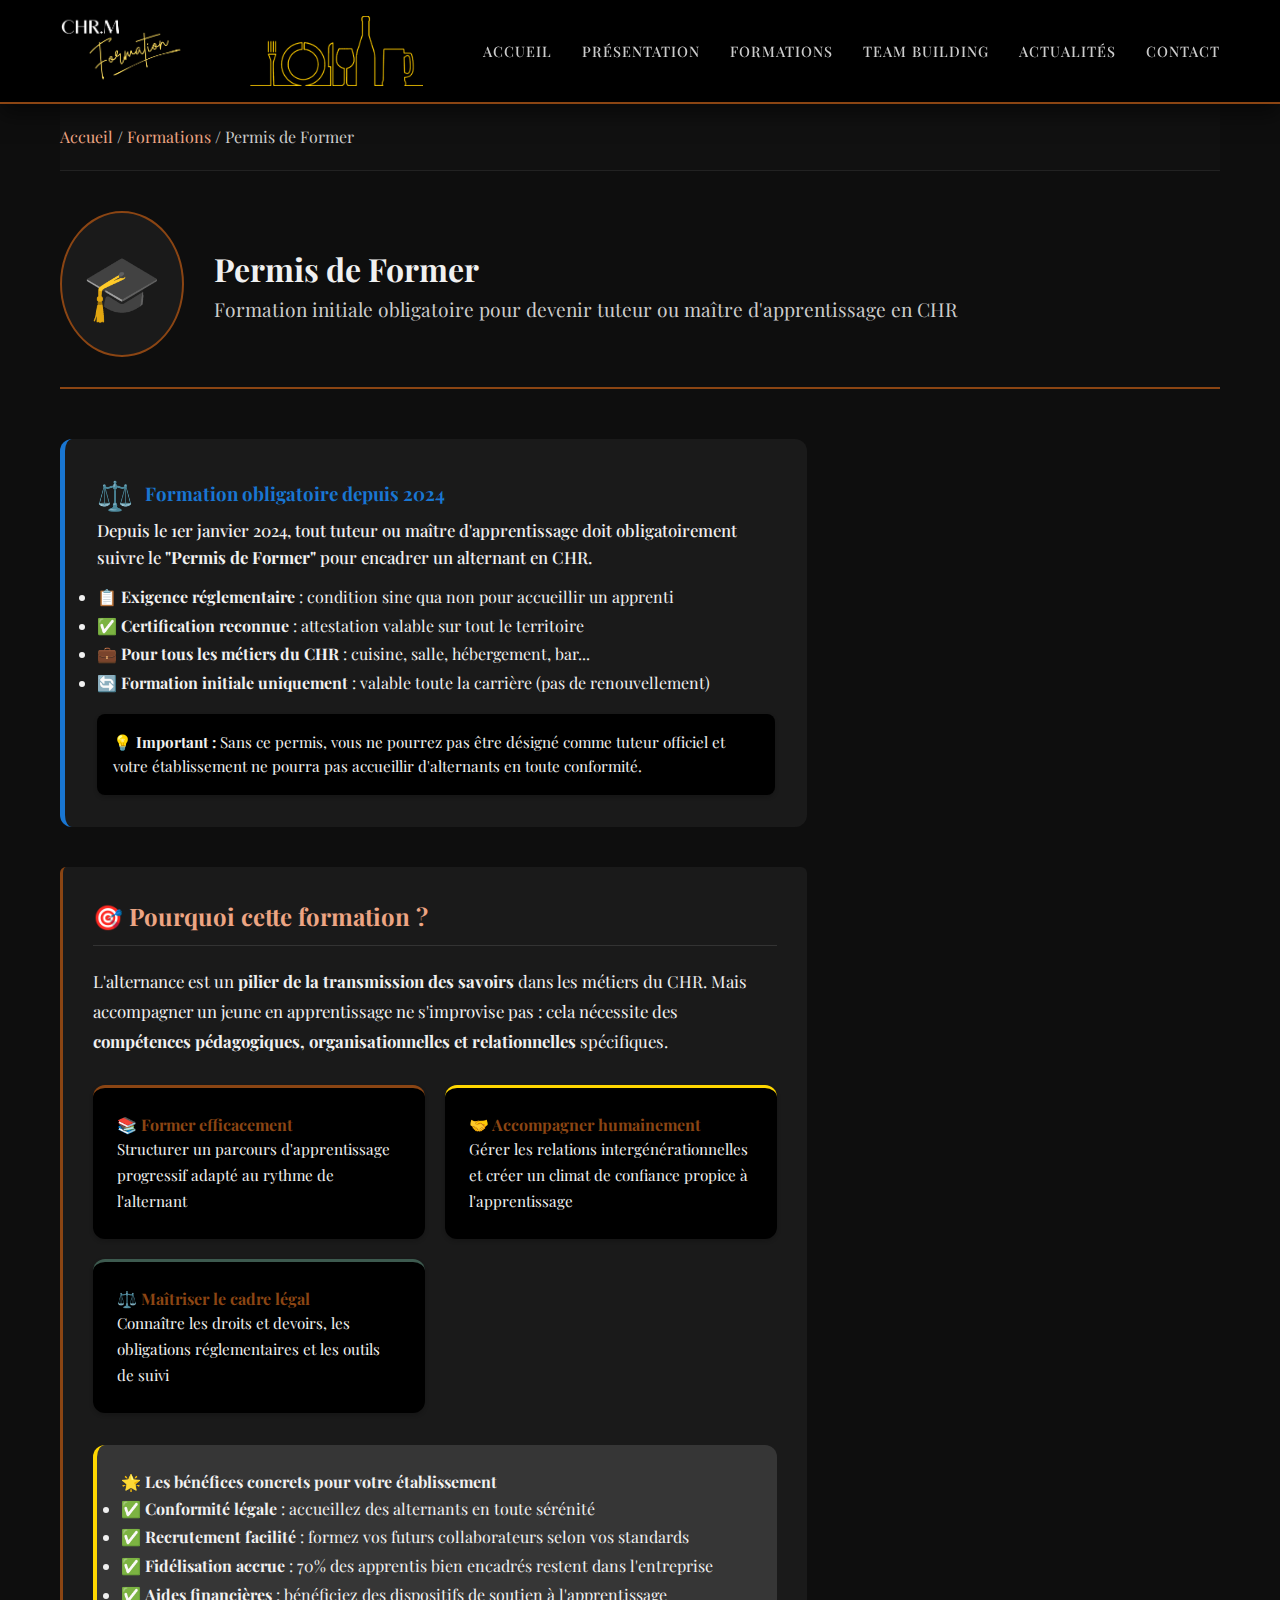
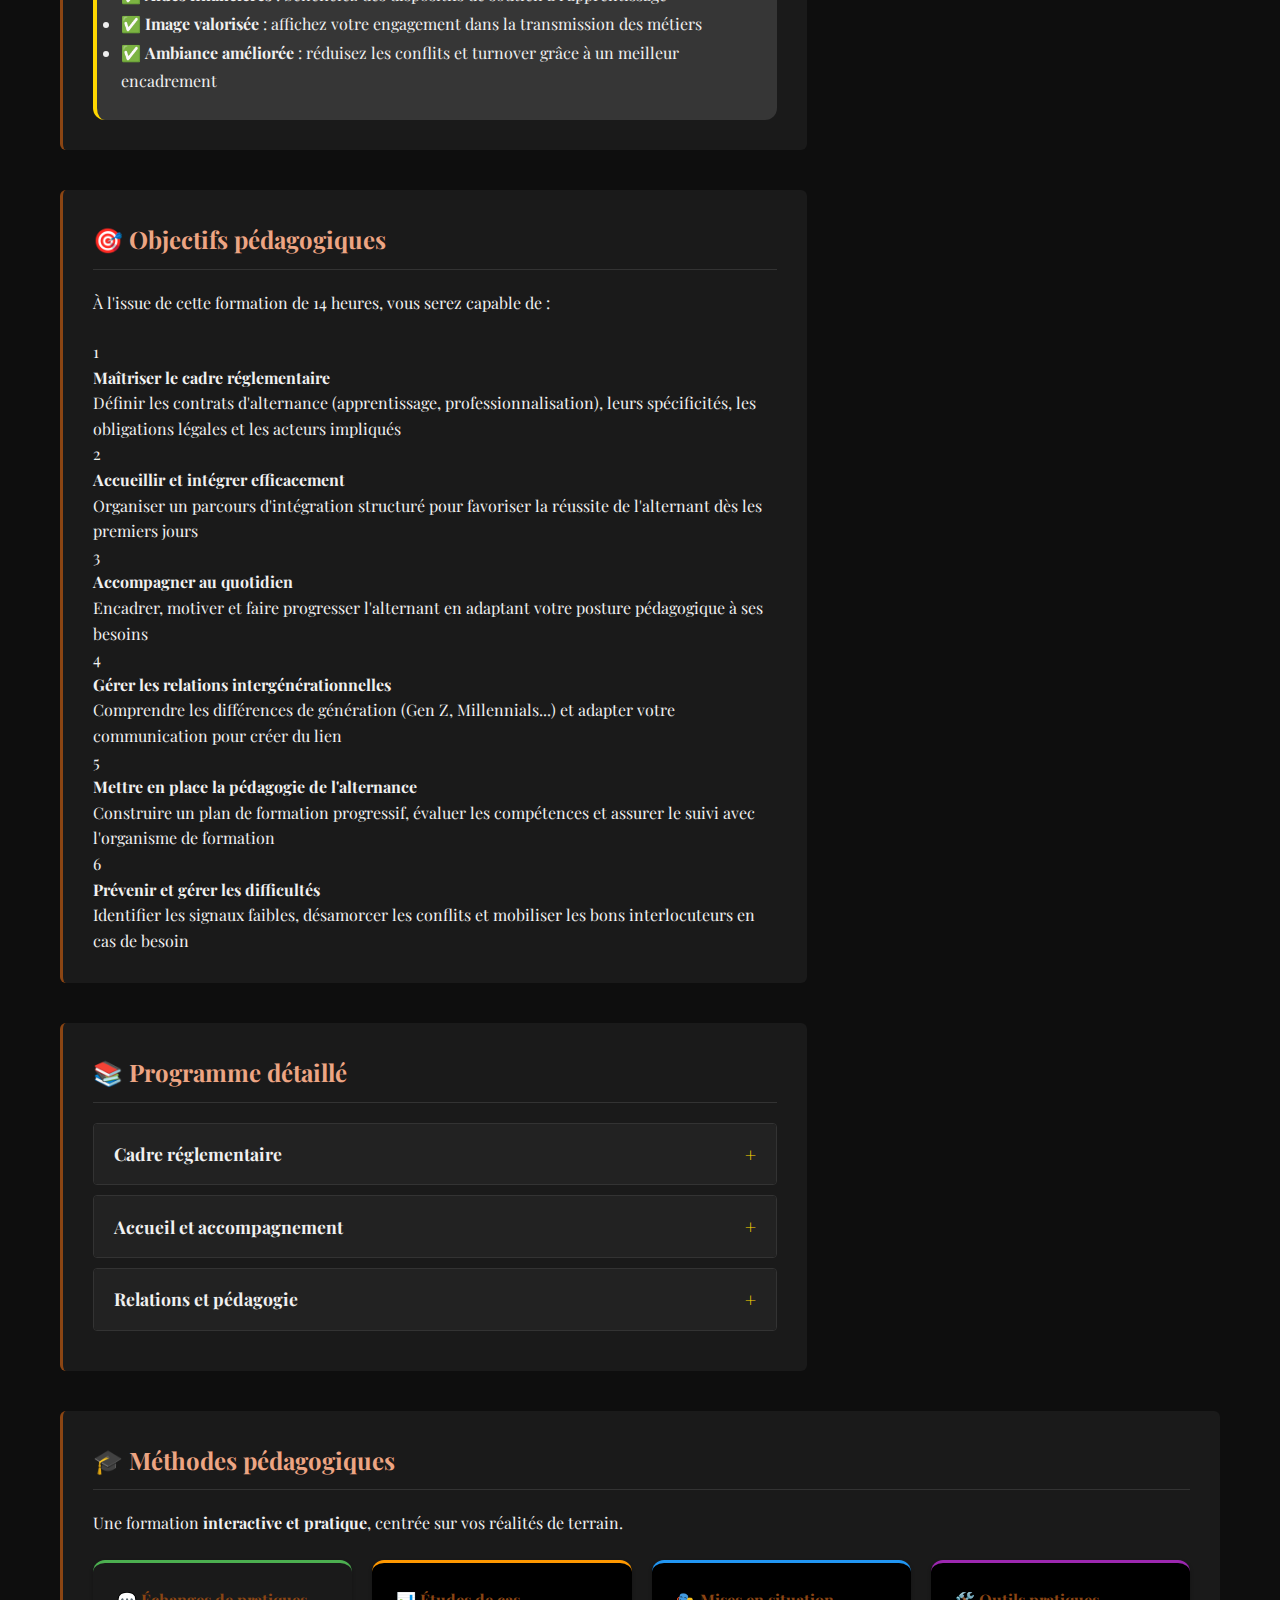
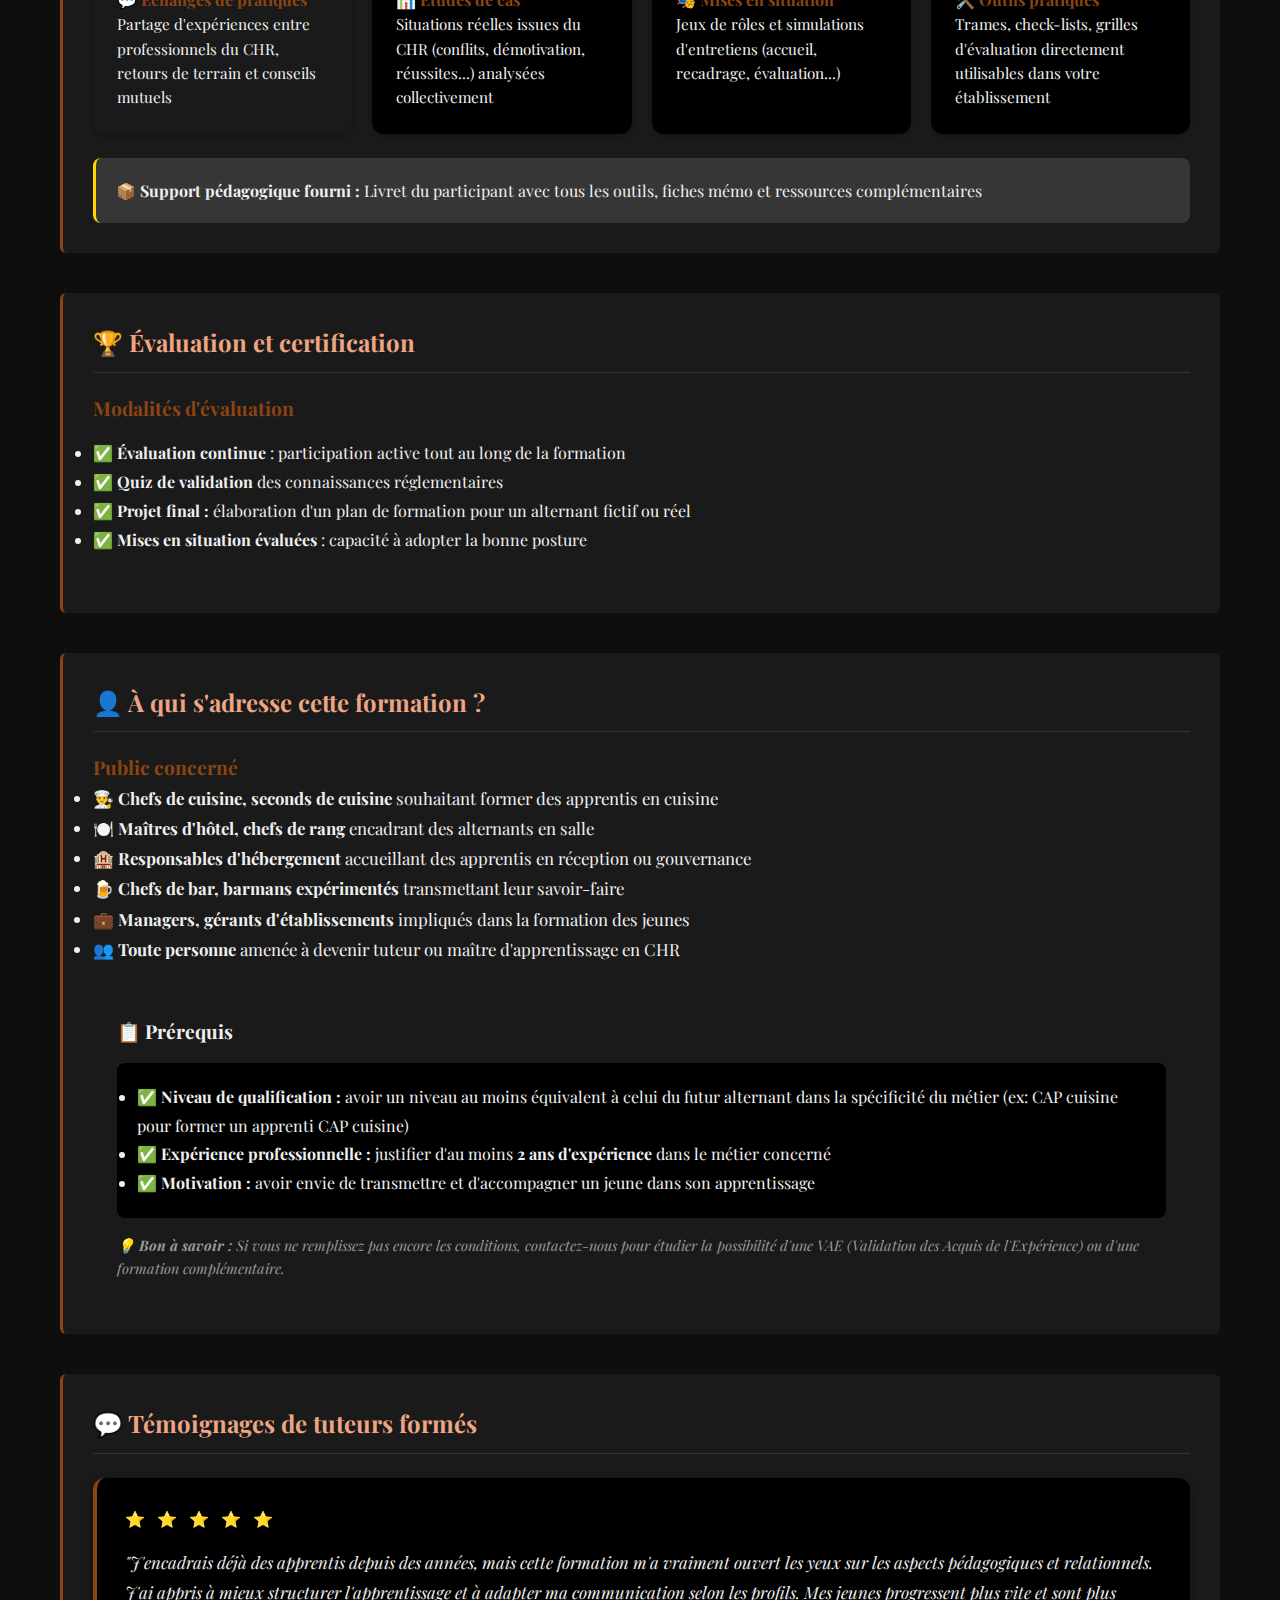
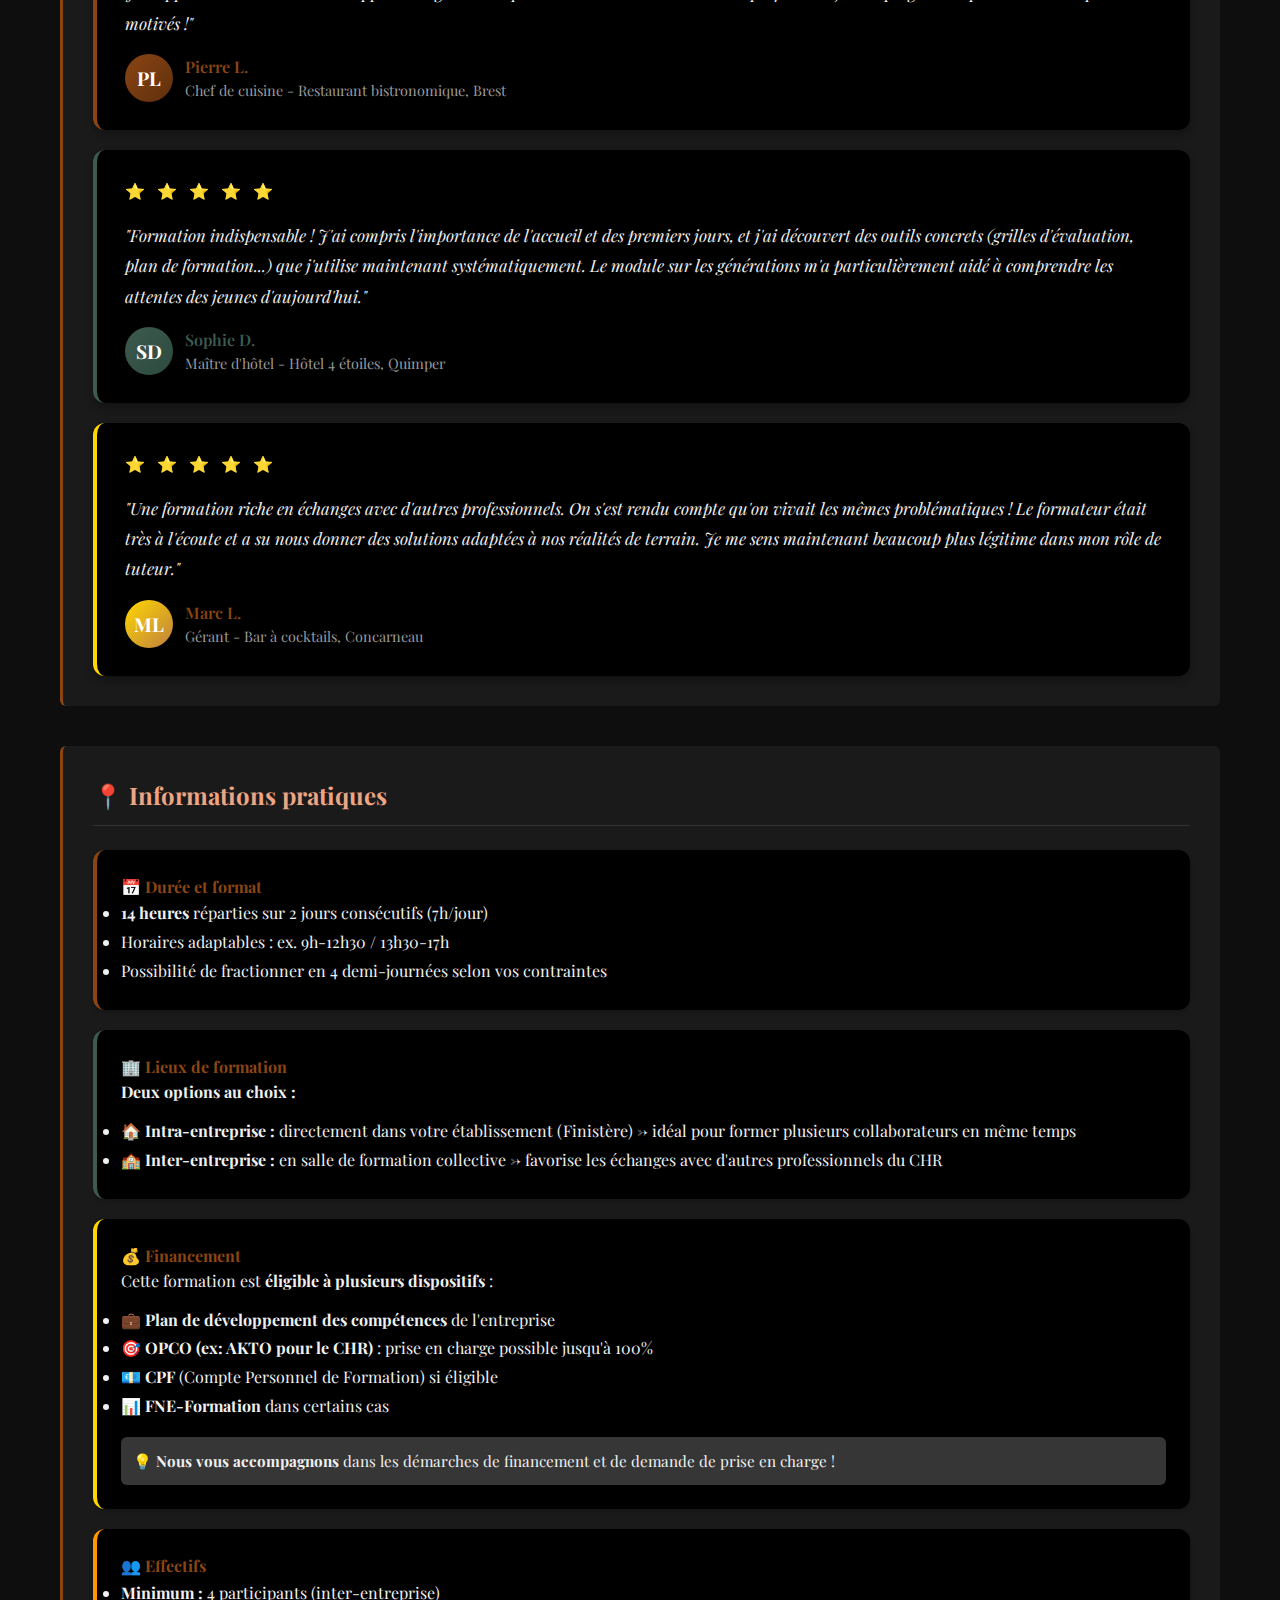
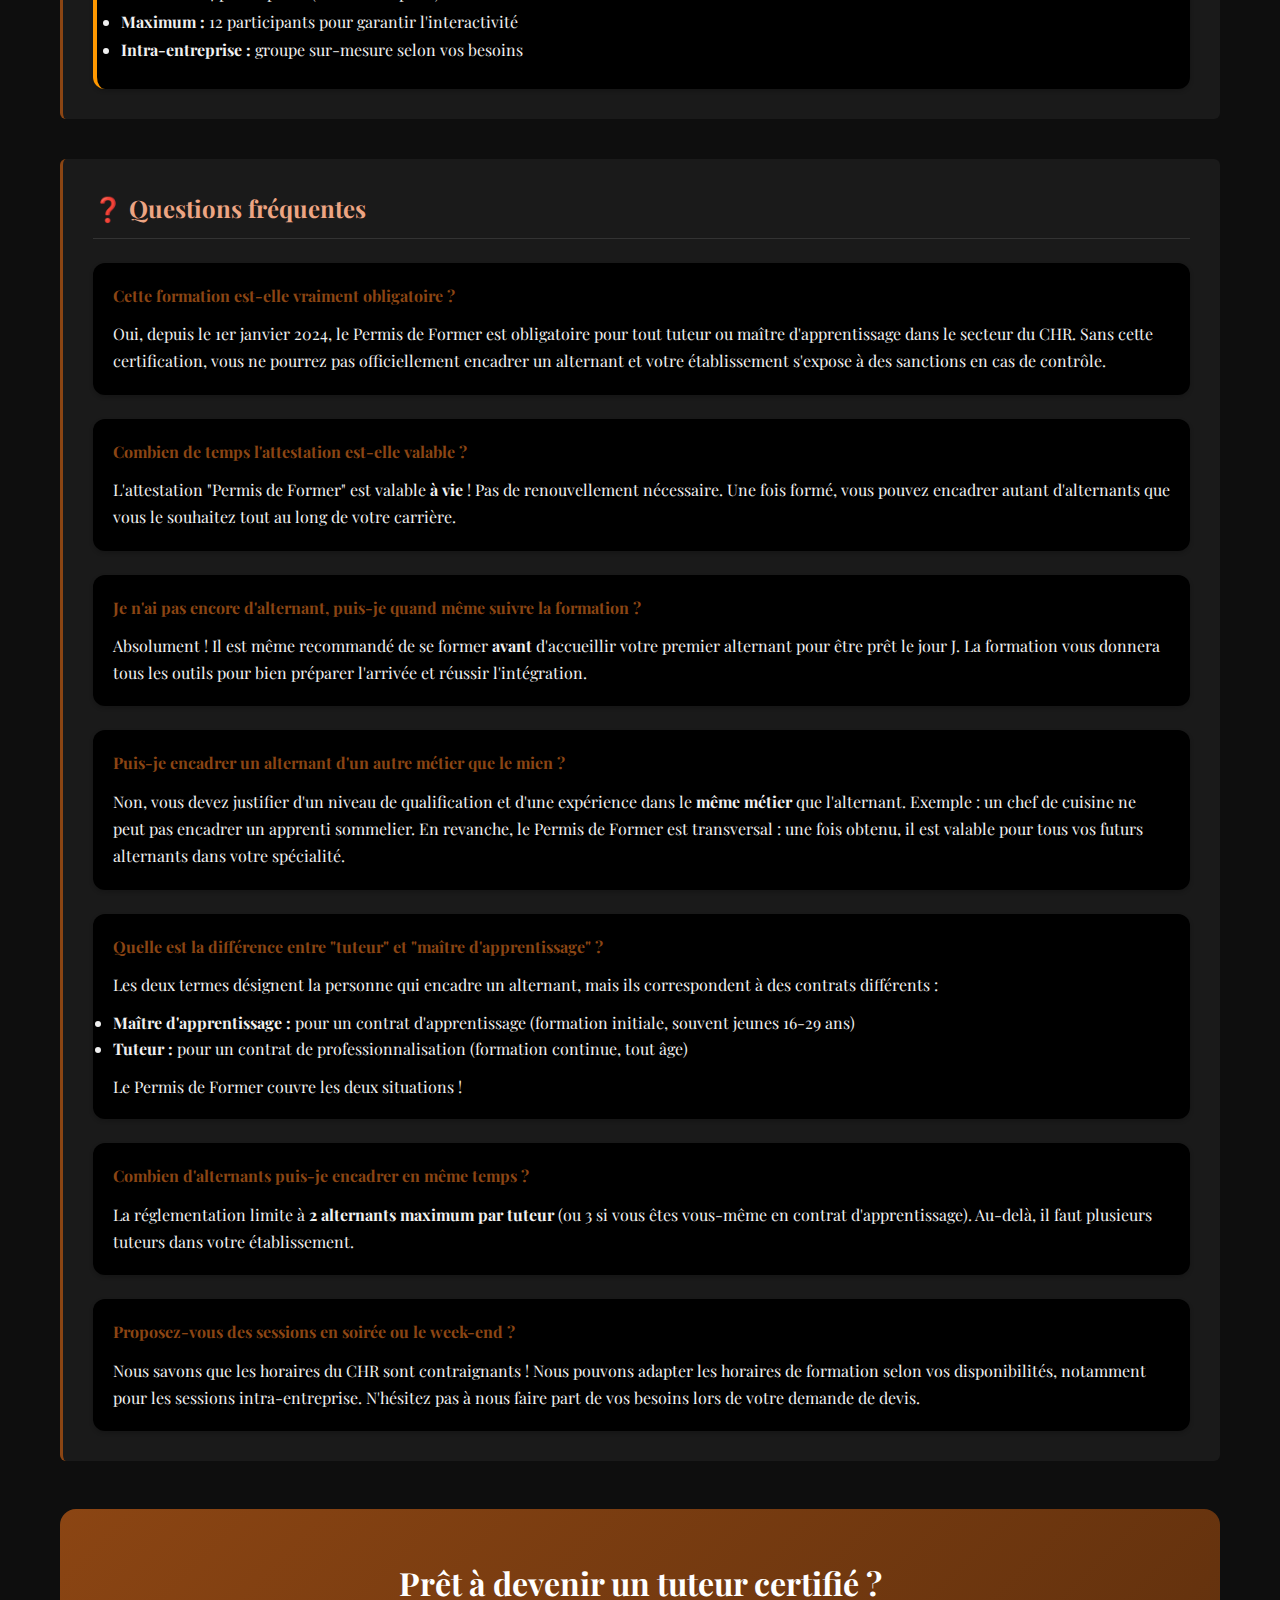
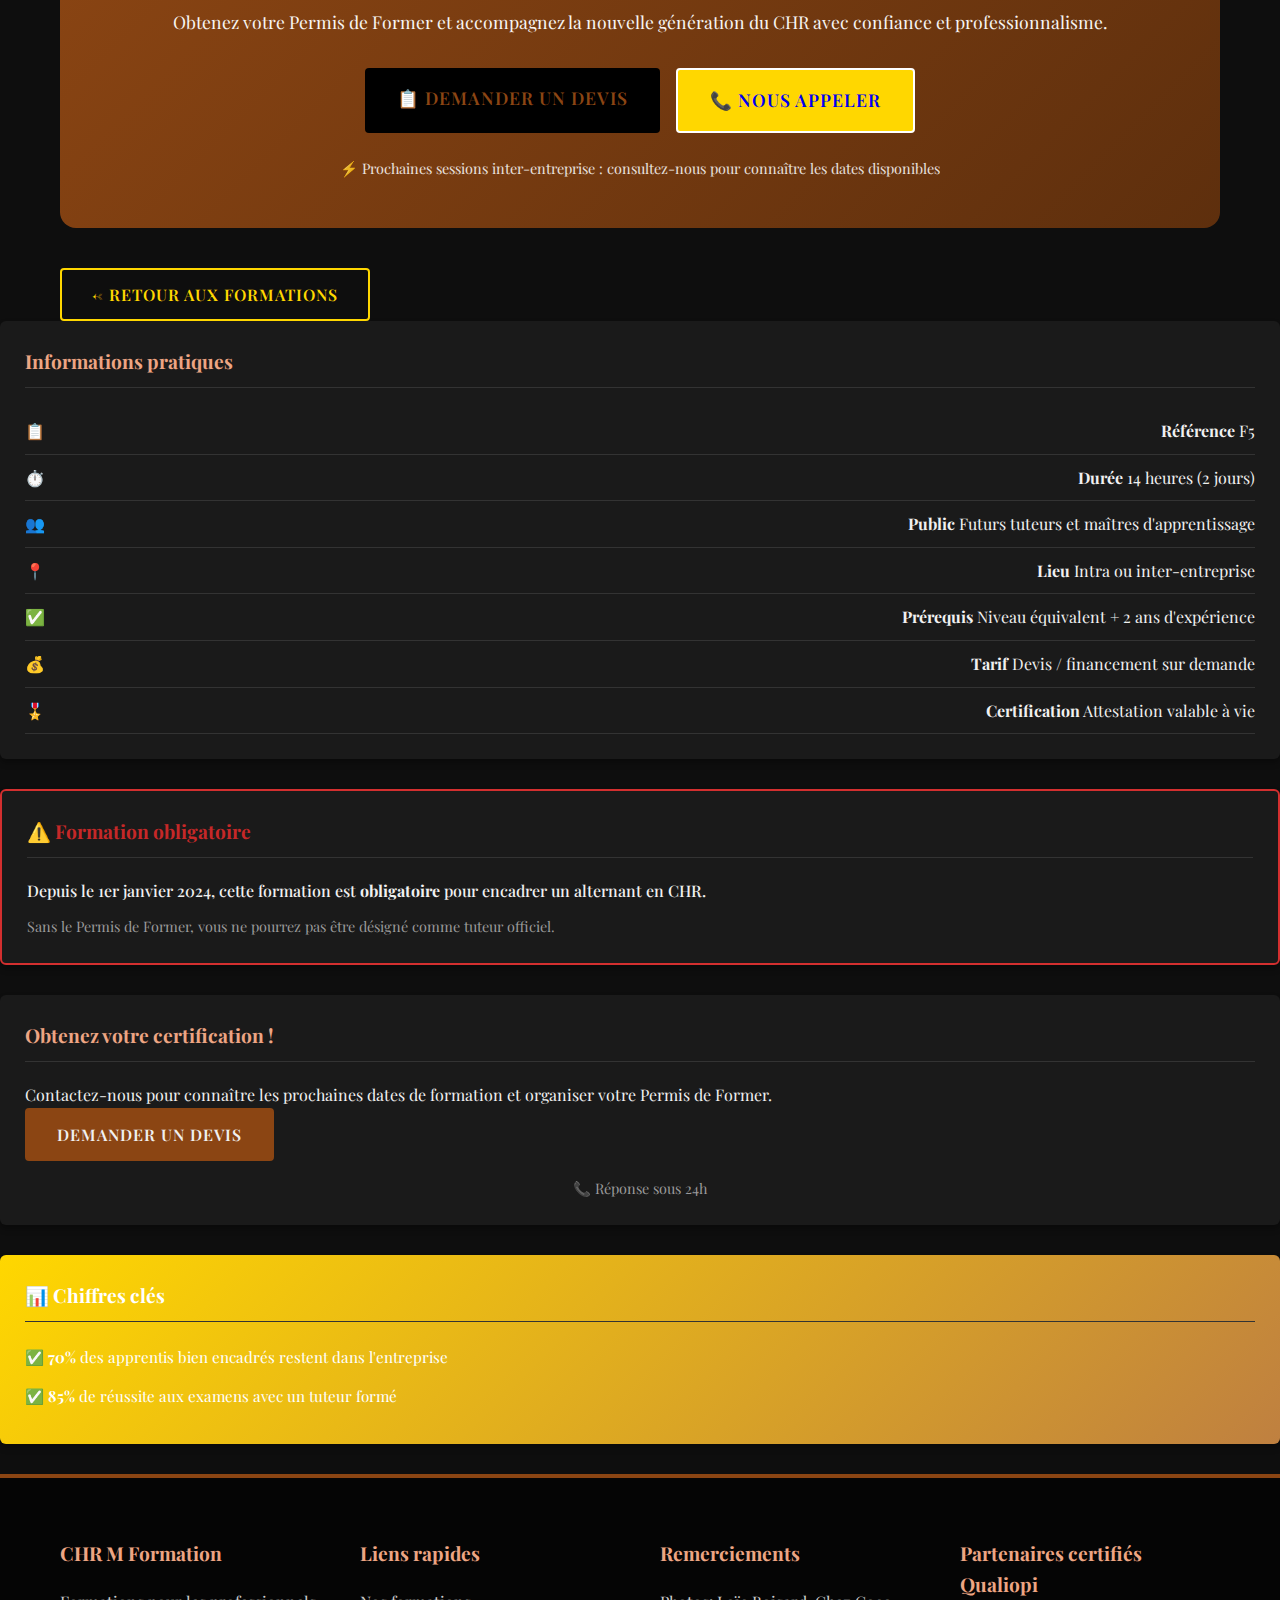
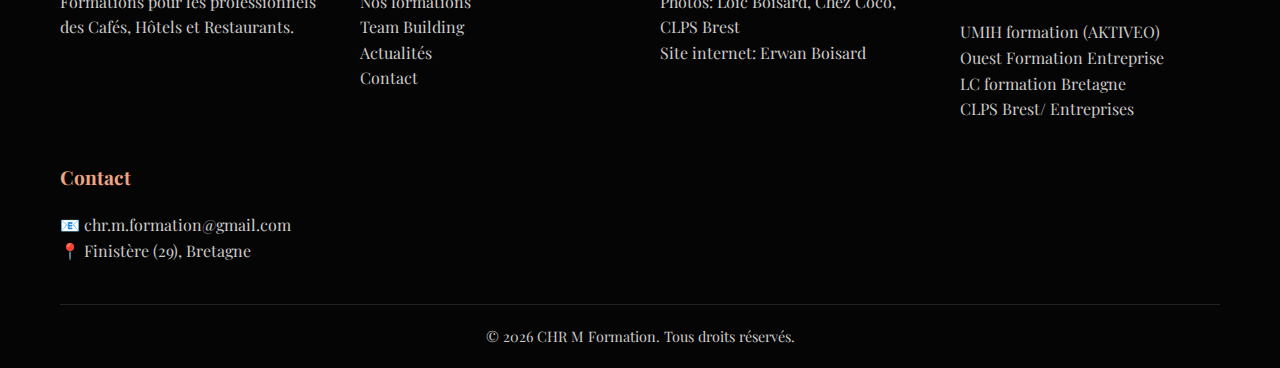
<file: f5_old.html>
<!DOCTYPE html>
<html lang="fr">

<head>
    <meta charset="UTF-8">
    <meta name="viewport" content="width=device-width, initial-scale=1.0">
    <title>Formation Permis de Former | CHR M Formation</title>

    <!-- Favicon -->
    <link rel="icon" type="image/svg+xml" href="favicon.svg">
    <link rel="icon" type="image/png" href="favicon.png">

    <link rel="stylesheet" href="styles.css">
</head>

<body>

    <!-- Navigation -->
    <div id="header-placeholder"></div>

    <!-- Hero Section -->
    <section class="formation-detail-hero">
        <div class="container">
            <div class="breadcrumb">
                <a href="index.html">Accueil</a> /
                <a href="index.html#formations">Formations</a> /
                <span>Permis de Former</span>
            </div>

            <div class="formation-header">
                <div class="formation-icon-large">🎓</div>
                <div>
                    <h1>Permis de Former</h1>
                    <p class="formation-subtitle">
                        Formation initiale obligatoire pour devenir tuteur ou maître d'apprentissage en CHR
                    </p>
                </div>
            </div>
        </div>
    </section>

    <!-- Contenu Principal -->
    <section class="formation-detail-content">
        <div class="container">
            <div class="formation-content-grid">

                <!-- Colonne Principale -->
                <div class="main-content">

                    <!-- Bandeau Obligatoire -->
                    <div class="content-block"
                        style="padding: 32px; border-radius: 12px; border-left: 5px solid #1976D2;">
                        <h3 style="color: #1976D2; margin-top: 0; display: flex; align-items: center; gap: 12px;">
                            <span style="font-size: 1.8rem;">⚖️</span> Formation obligatoire depuis 2024
                        </h3>
                        <p style="margin-bottom: 12px; color: var(--color-dark); font-weight: 500; font-size: 1.05rem;">
                            Depuis le 1er janvier 2024, tout tuteur ou maître d'apprentissage doit obligatoirement
                            suivre le <strong>"Permis de Former"</strong> pour encadrer un alternant en CHR.
                        </p>
                        <ul style="color: var(--color-dark); line-height: 1.8; margin-bottom: 12px;">
                            <li>📋 <strong>Exigence réglementaire</strong> : condition sine qua non pour accueillir un
                                apprenti</li>
                            <li>✅ <strong>Certification reconnue</strong> : attestation valable sur tout le territoire
                            </li>
                            <li>💼 <strong>Pour tous les métiers du CHR</strong> : cuisine, salle, hébergement, bar...
                            </li>
                            <li>🔄 <strong>Formation initiale uniquement</strong> : valable toute la carrière (pas de
                                renouvellement)</li>
                        </ul>
                        <div
                            style="margin-top: 16px; padding: 16px; background: black; border-radius: 8px; box-shadow: var(--shadow-sm);">
                            <p style="margin: 0; font-size: 0.95rem; color: var(--color-text);">
                                💡 <strong>Important :</strong> Sans ce permis, vous ne pourrez pas être désigné comme
                                tuteur officiel
                                et votre établissement ne pourra pas accueillir d'alternants en toute conformité.
                            </p>
                        </div>
                    </div>

                    <!-- Contexte -->
                    <div class="content-block">
                        <h2>🎯 Pourquoi cette formation ?</h2>
                        <p style="font-size: 1.05rem; line-height: 1.8; margin-bottom: 24px;">
                            L'alternance est un <strong>pilier de la transmission des savoirs</strong> dans les métiers
                            du CHR.
                            Mais accompagner un jeune en apprentissage ne s'improvise pas : cela nécessite des
                            <strong>compétences pédagogiques, organisationnelles et relationnelles</strong> spécifiques.
                        </p>

                        <div
                            style="display: grid; grid-template-columns: repeat(auto-fit, minmax(280px, 1fr)); gap: 20px; margin-top: 28px;">
                            <div
                                style="padding: 24px; background: black; border-radius: 12px; box-shadow: var(--shadow-sm); border-top: 3px solid var(--color-primary);">
                                <h4
                                    style="color: var(--color-primary); margin-top: 0; display: flex; align-items: center; gap: 8px;">
                                    📚 Former efficacement
                                </h4>
                                <p style="margin: 0; font-size: 0.95rem; line-height: 1.7;">
                                    Structurer un parcours d'apprentissage progressif adapté au rythme de l'alternant
                                </p>
                            </div>

                            <div
                                style="padding: 24px; background: black; border-radius: 12px; box-shadow: var(--shadow-sm); border-top: 3px solid var(--color-accent);">
                                <h4
                                    style="color: var(--color-primary); margin-top: 0; display: flex; align-items: center; gap: 8px;">
                                    🤝 Accompagner humainement
                                </h4>
                                <p style="margin: 0; font-size: 0.95rem; line-height: 1.7;">
                                    Gérer les relations intergénérationnelles et créer un climat de confiance propice à
                                    l'apprentissage
                                </p>
                            </div>

                            <div
                                style="padding: 24px; background: black; border-radius: 12px; box-shadow: var(--shadow-sm); border-top: 3px solid var(--color-secondary);">
                                <h4
                                    style="color: var(--color-primary); margin-top: 0; display: flex; align-items: center; gap: 8px;">
                                    ⚖️ Maîtriser le cadre légal
                                </h4>
                                <p style="margin: 0; font-size: 0.95rem; line-height: 1.7;">
                                    Connaître les droits et devoirs, les obligations réglementaires et les outils de
                                    suivi
                                </p>
                            </div>
                        </div>

                        <div
                            style="margin-top: 32px; padding: 24px; background: var(--color-warm); border-radius: 12px; border-left: 4px solid var(--color-accent);">
                            <h4 style="color: var(--color-dark); margin-top: 0;">🌟 Les bénéfices concrets pour votre
                                établissement</h4>
                            <ul style="color: var(--color-text); line-height: 1.8; margin: 0;">
                                <li>✅ <strong>Conformité légale</strong> : accueillez des alternants en toute sérénité
                                </li>
                                <li>✅ <strong>Recrutement facilité</strong> : formez vos futurs collaborateurs selon vos
                                    standards</li>
                                <li>✅ <strong>Fidélisation accrue</strong> : 70% des apprentis bien encadrés restent
                                    dans l'entreprise</li>
                                <li>✅ <strong>Aides financières</strong> : bénéficiez des dispositifs de soutien à
                                    l'apprentissage</li>
                                <li>✅ <strong>Image valorisée</strong> : affichez votre engagement dans la transmission
                                    des métiers</li>
                                <li>✅ <strong>Ambiance améliorée</strong> : réduisez les conflits et turnover grâce à un
                                    meilleur encadrement</li>
                            </ul>
                        </div>
                    </div>

                    <!-- Objectifs -->
                    <div class="content-block">
                        <h2>🎯 Objectifs pédagogiques</h2>
                        <p style="margin-bottom: 24px;">
                            À l'issue de cette formation de 14 heures, vous serez capable de :
                        </p>

                        <div class="objectifs-grid">
                            <div class="objectif-item">
                                <span class="objectif-number">1</span>
                                <div>
                                    <h4>Maîtriser le cadre réglementaire</h4>
                                    <p>Définir les contrats d'alternance (apprentissage, professionnalisation), leurs
                                        spécificités, les obligations légales et les acteurs impliqués</p>
                                </div>
                            </div>

                            <div class="objectif-item">
                                <span class="objectif-number">2</span>
                                <div>
                                    <h4>Accueillir et intégrer efficacement</h4>
                                    <p>Organiser un parcours d'intégration structuré pour favoriser la réussite de
                                        l'alternant dès les premiers jours</p>
                                </div>
                            </div>

                            <div class="objectif-item">
                                <span class="objectif-number">3</span>
                                <div>
                                    <h4>Accompagner au quotidien</h4>
                                    <p>Encadrer, motiver et faire progresser l'alternant en adaptant votre posture
                                        pédagogique à ses besoins</p>
                                </div>
                            </div>

                            <div class="objectif-item">
                                <span class="objectif-number">4</span>
                                <div>
                                    <h4>Gérer les relations intergénérationnelles</h4>
                                    <p>Comprendre les différences de génération (Gen Z, Millennials...) et adapter votre
                                        communication pour créer du lien</p>
                                </div>
                            </div>

                            <div class="objectif-item">
                                <span class="objectif-number">5</span>
                                <div>
                                    <h4>Mettre en place la pédagogie de l'alternance</h4>
                                    <p>Construire un plan de formation progressif, évaluer les compétences et assurer le
                                        suivi avec l'organisme de formation</p>
                                </div>
                            </div>

                            <div class="objectif-item">
                                <span class="objectif-number">6</span>
                                <div>
                                    <h4>Prévenir et gérer les difficultés</h4>
                                    <p>Identifier les signaux faibles, désamorcer les conflits et mobiliser les bons
                                        interlocuteurs en cas de besoin</p>
                                </div>
                            </div>
                        </div>
                    </div>

                    <!-- Programme -->
                    <div class="content-block">
                        <h2>📚 Programme détaillé</h2>
                        <div class="program-accordion">
                            <div class="accordion-item">
                                <div class="accordion-header">
                                    <h3>Cadre réglementaire</h3>
                                    <span class="accordion-icon">+</span>
                                </div>
                                <div class="accordion-content">
                                    <p>Rappels sur les contrats d'alternance et les obligations légales.</p>
                                </div>
                            </div>
                            <div class="accordion-item">
                                <div class="accordion-header">
                                    <h3>Accueil et accompagnement</h3>
                                    <span class="accordion-icon">+</span>
                                </div>
                                <div class="accordion-content">
                                    <p>Les clés pour réussir l'intégration et le suivi de l'alternant.</p>
                                </div>
                            </div>
                            <div class="accordion-item">
                                <div class="accordion-header">
                                    <h3>Relations et pédagogie</h3>
                                    <span class="accordion-icon">+</span>
                                </div>
                                <div class="accordion-content">
                                    <p>Management intergénérationnel et transmission des savoirs.</p>
                                </div>
                            </div>
                        </div>
                    </div>
                </div>
            </div>


            <!-- Méthodes pédagogiques -->
            <div class="content-block">
                <h2>🎓 Méthodes pédagogiques</h2>
                <p style="margin-bottom: 24px;">
                    Une formation <strong>interactive et pratique</strong>, centrée sur vos réalités de terrain.
                </p>

                <div style="display: grid; grid-template-columns: repeat(auto-fit, minmax(250px, 1fr)); gap: 20px;">
                    <div
                        style="padding: 24px; border-radius: 12px; box-shadow: var(--shadow-sm); border-top: 3px solid #4CAF50;">
                        <h4 style="color: var(--color-primary); margin-top: 0;">💬 Échanges de pratiques</h4>
                        <p style="margin: 0; font-size: 0.95rem;">
                            Partage d'expériences entre professionnels du CHR, retours de terrain et conseils
                            mutuels
                        </p>
                    </div>

                    <div
                        style="padding: 24px; background: black; border-radius: 12px; box-shadow: var(--shadow-sm); border-top: 3px solid #FF9800;">
                        <h4 style="color: var(--color-primary); margin-top: 0;">📊 Études de cas</h4>
                        <p style="margin: 0; font-size: 0.95rem;">
                            Situations réelles issues du CHR (conflits, démotivation, réussites...) analysées
                            collectivement
                        </p>
                    </div>

                    <div
                        style="padding: 24px; background: black; border-radius: 12px; box-shadow: var(--shadow-sm); border-top: 3px solid #2196F3;">
                        <h4 style="color: var(--color-primary); margin-top: 0;">🎭 Mises en situation</h4>
                        <p style="margin: 0; font-size: 0.95rem;">
                            Jeux de rôles et simulations d'entretiens (accueil, recadrage, évaluation...)
                        </p>
                    </div>

                    <div
                        style="padding: 24px; background: black; border-radius: 12px; box-shadow: var(--shadow-sm); border-top: 3px solid #9C27B0;">
                        <h4 style="color: var(--color-primary); margin-top: 0;">🛠️ Outils pratiques</h4>
                        <p style="margin: 0; font-size: 0.95rem;">
                            Trames, check-lists, grilles d'évaluation directement utilisables dans votre
                            établissement
                        </p>
                    </div>
                </div>

                <div
                    style="margin-top: 24px; padding: 20px; background: var(--color-warm); border-radius: 8px; border-left: 3px solid var(--color-accent);">
                    <p style="margin: 0; font-size: 1rem;">
                        📦 <strong>Support pédagogique fourni :</strong> Livret du participant avec tous les
                        outils,
                        fiches mémo et ressources complémentaires
                    </p>
                </div>
            </div>

            <!-- Évaluation et Certification -->
            <div class="content-block">
                <h2>🏆 Évaluation et certification</h2>

                <div style="margin-bottom: 28px;">
                    <h3 style="color: var(--color-primary); font-size: 1.2rem; margin-bottom: 16px;">Modalités
                        d'évaluation</h3>
                    <ul style="line-height: 1.8; color: var(--color-text);">
                        <li>✅ <strong>Évaluation continue</strong> : participation active tout au long de la
                            formation</li>
                        <li>✅ <strong>Quiz de validation</strong> des connaissances réglementaires</li>
                        <li>✅ <strong>Projet final :</strong> élaboration d'un plan de formation pour un
                            alternant fictif ou réel</li>
                        <li>✅ <strong>Mises en situation évaluées</strong> : capacité à adopter la bonne posture
                        </li>
                    </ul>
                </div>

            </div>

            <!-- Pour qui ? -->
            <div class="content-block">
                <h2>👤 À qui s'adresse cette formation ?</h2>

                <div style="margin-bottom: 28px;">
                    <h3 style="color: var(--color-primary); font-size: 1.2rem;">Public concerné</h3>
                    <ul style="line-height: 1.8; color: var(--color-text); font-size: 1.05rem;">
                        <li>👨‍🍳 <strong>Chefs de cuisine, seconds de cuisine</strong> souhaitant former des
                            apprentis en cuisine</li>
                        <li>🍽️ <strong>Maîtres d'hôtel, chefs de rang</strong> encadrant des alternants en
                            salle</li>
                        <li>🏨 <strong>Responsables d'hébergement</strong> accueillant des apprentis en
                            réception ou gouvernance</li>
                        <li>🍺 <strong>Chefs de bar, barmans expérimentés</strong> transmettant leur
                            savoir-faire</li>
                        <li>💼 <strong>Managers, gérants d'établissements</strong> impliqués dans la formation
                            des jeunes</li>
                        <li>👥 <strong>Toute personne</strong> amenée à devenir tuteur ou maître d'apprentissage
                            en CHR</li>
                    </ul>
                </div>

                <div style="padding: 24px; background: var(--color-gray-light); border-radius: 12px;">
                    <h3 style="color: var(--color-dark); font-size: 1.2rem; margin-top: 0;">📋 Prérequis</h3>
                    <div style="padding: 20px; background: black; border-radius: 8px; margin-top: 16px;">
                        <ul style="margin: 0; line-height: 1.8; color: var(--color-text);">
                            <li>✅ <strong>Niveau de qualification :</strong> avoir un niveau au moins équivalent
                                à celui du futur alternant
                                dans la spécificité du métier (ex: CAP cuisine pour former un apprenti CAP
                                cuisine)</li>
                            <li>✅ <strong>Expérience professionnelle :</strong> justifier d'au moins <strong>2
                                    ans d'expérience</strong>
                                dans le métier concerné</li>
                            <li>✅ <strong>Motivation :</strong> avoir envie de transmettre et d'accompagner un
                                jeune dans son apprentissage</li>
                        </ul>
                    </div>
                    <p
                        style="margin-top: 16px; margin-bottom: 0; font-size: 0.9rem; color: var(--color-gray); font-style: italic;">
                        💡 <strong>Bon à savoir :</strong> Si vous ne remplissez pas encore les conditions,
                        contactez-nous pour étudier
                        la possibilité d'une VAE (Validation des Acquis de l'Expérience) ou d'une formation
                        complémentaire.
                    </p>
                </div>
            </div>

            <!-- Témoignages -->
            <div class="content-block">
                <h2>💬 Témoignages de tuteurs formés</h2>

                <div style="display: grid; gap: 20px; margin-top: 24px;">
                    <div
                        style="padding: 28px; background: black; border-radius: 12px; box-shadow: var(--shadow-md); border-left: 4px solid var(--color-primary);">
                        <div style="display: flex; gap: 12px; margin-bottom: 16px; color: #FFB800;">
                            <span>⭐</span><span>⭐</span><span>⭐</span><span>⭐</span><span>⭐</span>
                        </div>
                        <p
                            style="font-style: italic; margin-bottom: 16px; color: var(--color-text); line-height: 1.8; font-size: 1.05rem;">
                            "J'encadrais déjà des apprentis depuis des années, mais cette formation m'a vraiment
                            ouvert les yeux
                            sur les aspects pédagogiques et relationnels. J'ai appris à mieux structurer
                            l'apprentissage et
                            à adapter ma communication selon les profils. Mes jeunes progressent plus vite et
                            sont plus motivés !"
                        </p>
                        <div style="display: flex; align-items: center; gap: 12px;">
                            <div
                                style="width: 48px; height: 48px; border-radius: 50%; background: linear-gradient(135deg, var(--color-primary) 0%, var(--color-primary-dark) 100%); display: flex; align-items: center; justify-content: center; color: white; font-weight: bold; font-size: 1.2rem;">
                                PL
                            </div>
                            <div>
                                <p style="margin: 0; font-weight: 600; color: var(--color-primary);">Pierre L.
                                </p>
                                <p style="margin: 0; font-size: 0.9rem; color: var(--color-gray);">Chef de
                                    cuisine - Restaurant bistronomique, Brest</p>
                            </div>
                        </div>
                    </div>

                    <div
                        style="padding: 28px; background: black; border-radius: 12px; box-shadow: var(--shadow-md); border-left: 4px solid var(--color-secondary);">
                        <div style="display: flex; gap: 12px; margin-bottom: 16px; color: #FFB800;">
                            <span>⭐</span><span>⭐</span><span>⭐</span><span>⭐</span><span>⭐</span>
                        </div>
                        <p
                            style="font-style: italic; margin-bottom: 16px; color: var(--color-text); line-height: 1.8; font-size: 1.05rem;">
                            "Formation indispensable ! J'ai compris l'importance de l'accueil et des premiers
                            jours, et j'ai découvert
                            des outils concrets (grilles d'évaluation, plan de formation...) que j'utilise
                            maintenant systématiquement.
                            Le module sur les générations m'a particulièrement aidé à comprendre les attentes
                            des jeunes d'aujourd'hui."
                        </p>
                        <div style="display: flex; align-items: center; gap: 12px;">
                            <div
                                style="width: 48px; height: 48px; border-radius: 50%; background: linear-gradient(135deg, var(--color-secondary) 0%, #2d4a3f 100%); display: flex; align-items: center; justify-content: center; color: white; font-weight: bold; font-size: 1.2rem;">
                                SD
                            </div>
                            <div>
                                <p style="margin: 0; font-weight: 600; color: var(--color-secondary);">Sophie D.
                                </p>
                                <p style="margin: 0; font-size: 0.9rem; color: var(--color-gray);">Maître
                                    d'hôtel - Hôtel 4 étoiles, Quimper</p>
                            </div>
                        </div>
                    </div>

                    <div
                        style="padding: 28px; background: black; border-radius: 12px; box-shadow: var(--shadow-md); border-left: 4px solid var(--color-accent);">
                        <div style="display: flex; gap: 12px; margin-bottom: 16px; color: #FFB800;">
                            <span>⭐</span><span>⭐</span><span>⭐</span><span>⭐</span><span>⭐</span>
                        </div>
                        <p
                            style="font-style: italic; margin-bottom: 16px; color: var(--color-text); line-height: 1.8; font-size: 1.05rem;">
                            "Une formation riche en échanges avec d'autres professionnels. On s'est rendu compte
                            qu'on vivait les mêmes
                            problématiques ! Le formateur était très à l'écoute et a su nous donner des
                            solutions adaptées à nos réalités
                            de terrain. Je me sens maintenant beaucoup plus légitime dans mon rôle de tuteur."
                        </p>
                        <div style="display: flex; align-items: center; gap: 12px;">
                            <div
                                style="width: 48px; height: 48px; border-radius: 50%; background: linear-gradient(135deg, var(--color-accent) 0%, #bf8040 100%); display: flex; align-items: center; justify-content: center; color: white; font-weight: bold; font-size: 1.2rem;">
                                ML
                            </div>
                            <div>
                                <p style="margin: 0; font-weight: 600; color: var(--color-primary);">Marc L.</p>
                                <p style="margin: 0; font-size: 0.9rem; color: var(--color-gray);">Gérant - Bar
                                    à cocktails, Concarneau</p>
                            </div>
                        </div>
                    </div>
                </div>
            </div>

            <!-- Infos pratiques -->
            <div class="content-block">
                <h2>📍 Informations pratiques</h2>

                <div style="display: grid; gap: 20px; margin-top: 24px;">
                    <div
                        style="padding: 24px; background: black; border-radius: 12px; box-shadow: var(--shadow-sm); border-left: 4px solid var(--color-primary);">
                        <h4 style="color: var(--color-primary); margin-top: 0;">📅 Durée et format</h4>
                        <ul style="margin: 0; line-height: 1.8;">
                            <li><strong>14 heures</strong> réparties sur 2 jours consécutifs (7h/jour)</li>
                            <li>Horaires adaptables : ex. 9h-12h30 / 13h30-17h</li>
                            <li>Possibilité de fractionner en 4 demi-journées selon vos contraintes</li>
                        </ul>
                    </div>

                    <div
                        style="padding: 24px; background: black; border-radius: 12px; box-shadow: var(--shadow-sm); border-left: 4px solid var(--color-secondary);">
                        <h4 style="color: var(--color-primary); margin-top: 0;">🏢 Lieux de formation</h4>
                        <p style="margin-bottom: 12px;"><strong>Deux options au choix :</strong></p>
                        <ul style="margin: 0; line-height: 1.8;">
                            <li>🏠 <strong>Intra-entreprise :</strong> directement dans votre établissement
                                (Finistère)
                                → idéal pour former plusieurs collaborateurs en même temps</li>
                            <li>🏫 <strong>Inter-entreprise :</strong> en salle de formation collective
                                → favorise les échanges avec d'autres professionnels du CHR</li>
                        </ul>
                    </div>

                    <div
                        style="padding: 24px; background: black; border-radius: 12px; box-shadow: var(--shadow-sm); border-left: 4px solid var(--color-accent);">
                        <h4 style="color: var(--color-primary); margin-top: 0;">💰 Financement</h4>
                        <p style="margin-bottom: 12px;">Cette formation est <strong>éligible à plusieurs
                                dispositifs</strong> :</p>
                        <ul style="margin: 0; line-height: 1.8;">
                            <li>💼 <strong>Plan de développement des compétences</strong> de l'entreprise</li>
                            <li>🎯 <strong>OPCO (ex: AKTO pour le CHR)</strong> : prise en charge possible
                                jusqu'à 100%</li>
                            <li>💶 <strong>CPF</strong> (Compte Personnel de Formation) si éligible</li>
                            <li>📊 <strong>FNE-Formation</strong> dans certains cas</li>
                        </ul>
                        <p
                            style="margin-top: 16px; padding: 12px; background: var(--color-warm); border-radius: 6px; margin-bottom: 0; font-size: 0.95rem;">
                            💡 <strong>Nous vous accompagnons</strong> dans les démarches de financement et de
                            demande de prise en charge !
                        </p>
                    </div>

                    <div
                        style="padding: 24px; background: black; border-radius: 12px; box-shadow: var(--shadow-sm); border-left: 4px solid #FF9800;">
                        <h4 style="color: var(--color-primary); margin-top: 0;">👥 Effectifs</h4>
                        <ul style="margin: 0; line-height: 1.8;">
                            <li><strong>Minimum :</strong> 4 participants (inter-entreprise)</li>
                            <li><strong>Maximum :</strong> 12 participants pour garantir l'interactivité</li>
                            <li><strong>Intra-entreprise :</strong> groupe sur-mesure selon vos besoins</li>
                        </ul>
                    </div>
                </div>
            </div>

            <!-- FAQ -->
            <div class="content-block">
                <h2>❓ Questions fréquentes</h2>

                <div style="margin-top: 24px;">
                    <div
                        style="margin-bottom: 24px; padding: 20px; background: black; border-radius: 12px; box-shadow: var(--shadow-sm);">
                        <h4 style="color: var(--color-primary); margin: 0 0 12px 0;">
                            Cette formation est-elle vraiment obligatoire ?
                        </h4>
                        <p style="margin: 0; color: var(--color-text); line-height: 1.7;">
                            Oui, depuis le 1er janvier 2024, le Permis de Former est obligatoire pour tout
                            tuteur ou maître d'apprentissage
                            dans le secteur du CHR. Sans cette certification, vous ne pourrez pas officiellement
                            encadrer un alternant
                            et votre établissement s'expose à des sanctions en cas de contrôle.
                        </p>
                    </div>

                    <div
                        style="margin-bottom: 24px; padding: 20px; background: black; border-radius: 12px; box-shadow: var(--shadow-sm);">
                        <h4 style="color: var(--color-primary); margin: 0 0 12px 0;">
                            Combien de temps l'attestation est-elle valable ?
                        </h4>
                        <p style="margin: 0; color: var(--color-text); line-height: 1.7;">
                            L'attestation "Permis de Former" est valable <strong>à vie</strong> ! Pas de
                            renouvellement nécessaire.
                            Une fois formé, vous pouvez encadrer autant d'alternants que vous le souhaitez tout
                            au long de votre carrière.
                        </p>
                    </div>

                    <div
                        style="margin-bottom: 24px; padding: 20px; background: black; border-radius: 12px; box-shadow: var(--shadow-sm);">
                        <h4 style="color: var(--color-primary); margin: 0 0 12px 0;">
                            Je n'ai pas encore d'alternant, puis-je quand même suivre la formation ?
                        </h4>
                        <p style="margin: 0; color: var(--color-text); line-height: 1.7;">
                            Absolument ! Il est même recommandé de se former <strong>avant</strong> d'accueillir
                            votre premier alternant
                            pour être prêt le jour J. La formation vous donnera tous les outils pour bien
                            préparer l'arrivée
                            et réussir l'intégration.
                        </p>
                    </div>

                    <div
                        style="margin-bottom: 24px; padding: 20px; background: black; border-radius: 12px; box-shadow: var(--shadow-sm);">
                        <h4 style="color: var(--color-primary); margin: 0 0 12px 0;">
                            Puis-je encadrer un alternant d'un autre métier que le mien ?
                        </h4>
                        <p style="margin: 0; color: var(--color-text); line-height: 1.7;">
                            Non, vous devez justifier d'un niveau de qualification et d'une expérience dans le
                            <strong>même métier</strong>
                            que l'alternant. Exemple : un chef de cuisine ne peut pas encadrer un apprenti
                            sommelier.
                            En revanche, le Permis de Former est transversal : une fois obtenu, il est valable
                            pour tous vos futurs alternants
                            dans votre spécialité.
                        </p>
                    </div>

                    <div
                        style="margin-bottom: 24px; padding: 20px; background: black; border-radius: 12px; box-shadow: var(--shadow-sm);">
                        <h4 style="color: var(--color-primary); margin: 0 0 12px 0;">
                            Quelle est la différence entre "tuteur" et "maître d'apprentissage" ?
                        </h4>
                        <p style="margin: 0; color: var(--color-text); line-height: 1.7;">
                            Les deux termes désignent la personne qui encadre un alternant, mais ils
                            correspondent à des contrats différents :
                        </p>
                        <ul style="margin-top: 12px; margin-bottom: 0;">
                            <li><strong>Maître d'apprentissage :</strong> pour un contrat d'apprentissage
                                (formation initiale, souvent jeunes 16-29 ans)</li>
                            <li><strong>Tuteur :</strong> pour un contrat de professionnalisation (formation
                                continue, tout âge)</li>
                        </ul>
                        <p style="margin-top: 12px; margin-bottom: 0;">
                            Le Permis de Former couvre les deux situations !
                        </p>
                    </div>

                    <div
                        style="margin-bottom: 24px; padding: 20px; background: black; border-radius: 12px; box-shadow: var(--shadow-sm);">
                        <h4 style="color: var(--color-primary); margin: 0 0 12px 0;">
                            Combien d'alternants puis-je encadrer en même temps ?
                        </h4>
                        <p style="margin: 0; color: var(--color-text); line-height: 1.7;">
                            La réglementation limite à <strong>2 alternants maximum par tuteur</strong> (ou 3 si
                            vous êtes vous-même en contrat d'apprentissage).
                            Au-delà, il faut plusieurs tuteurs dans votre établissement.
                        </p>
                    </div>

                    <div style="padding: 20px; background: black; border-radius: 12px; box-shadow: var(--shadow-sm);">
                        <h4 style="color: var(--color-primary); margin: 0 0 12px 0;">
                            Proposez-vous des sessions en soirée ou le week-end ?
                        </h4>
                        <p style="margin: 0; color: var(--color-text); line-height: 1.7;">
                            Nous savons que les horaires du CHR sont contraignants ! Nous pouvons adapter les
                            horaires de formation
                            selon vos disponibilités, notamment pour les sessions intra-entreprise. N'hésitez
                            pas à nous faire part
                            de vos besoins lors de votre demande de devis.
                        </p>
                    </div>
                </div>
            </div>

            <!-- CTA Final -->
            <div
                style="margin-top: 48px; padding: 48px; background: linear-gradient(135deg, var(--color-primary) 0%, var(--color-primary-dark) 100%); border-radius: 16px; text-align: center; color: white; box-shadow: var(--shadow-lg);">
                <h2 style="color: white; margin-top: 0; font-size: 2rem;">Prêt à devenir un tuteur certifié ?
                </h2>
                <p style="font-size: 1.1rem; margin-bottom: 32px; opacity: 0.95;">
                    Obtenez votre Permis de Former et accompagnez la nouvelle génération du CHR avec confiance
                    et professionnalisme.
                </p>
                <div style="display: flex; gap: 16px; justify-content: center; flex-wrap: wrap;">
                    <a href="index.html#contact" class="btn btn-secondary"
                        style="background: black; color: var(--color-primary); border: none; padding: 16px 32px; font-size: 1.1rem;">
                        📋 Demander un devis
                    </a>
                    <a href="tel:+33XXXXXXXXX" class="btn"
                        style="background: var(--color-accent); border: 2px solid white; padding: 16px 32px; font-size: 1.1rem;">
                        📞 Nous appeler
                    </a>
                </div>
                <p style="margin-top: 24px; margin-bottom: 0; font-size: 0.9rem; opacity: 0.85;">
                    ⚡ Prochaines sessions inter-entreprise : consultez-nous pour connaître les dates disponibles
                </p>
            </div>

            <!-- Bouton Retour -->
            <div class="back-button-container" style="margin-top: 40px;">
                <a href="index.html#formations" class="btn btn-secondary">← Retour aux formations</a>
            </div>

        </div>

        <!-- Sidebar -->
        <aside class="formation-sidebar">

            <!-- Carte Informations -->
            <div class="info-card">
                <h3>Informations pratiques</h3>

                <div class="info-item">
                    <span class="info-icon">📋</span>
                    <div class="info-content">
                        <strong>Référence</strong>
                        <span>F5</span>
                    </div>
                </div>

                <div class="info-item">
                    <span class="info-icon">⏱️</span>
                    <div class="info-content">
                        <strong>Durée</strong>
                        <span>14 heures (2 jours)</span>
                    </div>
                </div>

                <div class="info-item">
                    <span class="info-icon">👥</span>
                    <div class="info-content">
                        <strong>Public</strong>
                        <span>Futurs tuteurs et maîtres d'apprentissage</span>
                    </div>
                </div>

                <div class="info-item">
                    <span class="info-icon">📍</span>
                    <div class="info-content">
                        <strong>Lieu</strong>
                        <span>Intra ou inter-entreprise</span>
                    </div>
                </div>

                <div class="info-item">
                    <span class="info-icon">✅</span>
                    <div class="info-content">
                        <strong>Prérequis</strong>
                        <span>Niveau équivalent + 2 ans d'expérience</span>
                    </div>
                </div>

                <div class="info-item">
                    <span class="info-icon">💰</span>
                    <div class="info-content">
                        <strong>Tarif</strong>
                        <span>Devis / financement sur demande</span>
                    </div>
                </div>

                <div class="info-item">
                    <span class="info-icon">🎖️</span>
                    <div class="info-content">
                        <strong>Certification</strong>
                        <span>Attestation valable à vie</span>
                    </div>
                </div>
            </div>

            <!-- Bandeau Obligatoire -->
            <div class="cta-card" style="border: 2px solid #d32f2f; margin-top: 24px;">
                <h4 style="color: #c62828; margin-top: 0;">⚠️ Formation obligatoire</h4>
                <p style="color: var(--color-dark); margin-bottom: 12px; font-weight: 500;">
                    Depuis le 1er janvier 2024, cette formation est <strong>obligatoire</strong> pour encadrer
                    un alternant en CHR.
                </p>
                <p style="margin: 0; font-size: 0.9rem; color: var(--color-gray);">
                    Sans le Permis de Former, vous ne pourrez pas être désigné comme tuteur officiel.
                </p>
            </div>

            <!-- CTA Card -->
            <div class="cta-card" style="margin-top: 24px;">
                <h4>Obtenez votre certification !</h4>
                <p>Contactez-nous pour connaître les prochaines dates de formation et organiser votre Permis de
                    Former.</p>
                <a href="index.html#contact" class="btn btn-primary">Demander un devis</a>
                <p style="margin-top: 16px; font-size: 0.9rem; text-align: center; color: var(--color-gray);">
                    📞 Réponse sous 24h
                </p>
            </div>



            <!-- Stat Box -->
            <div class="cta-card"
                style="background: linear-gradient(135deg, var(--color-accent) 0%, #bf8040 100%); color: white; margin-top: 24px;">
                <h4 style="color: white;">📊 Chiffres clés</h4>
                <div style="color: white; line-height: 2; font-size: 0.95rem;">
                    <p style="margin: 8px 0;">✅ <strong>70%</strong> des apprentis bien encadrés restent dans
                        l'entreprise</p>
                    <p style="margin: 8px 0;">✅ <strong>85%</strong> de réussite aux examens avec un tuteur
                        formé</p>
                </div>
            </div>
        </aside>
        </div>
        </div>
    </section>

    <!-- Footer -->
    <div id="footer-placeholder"></div>

    <script src="script.js"></script>
</body>

</html>
</file>
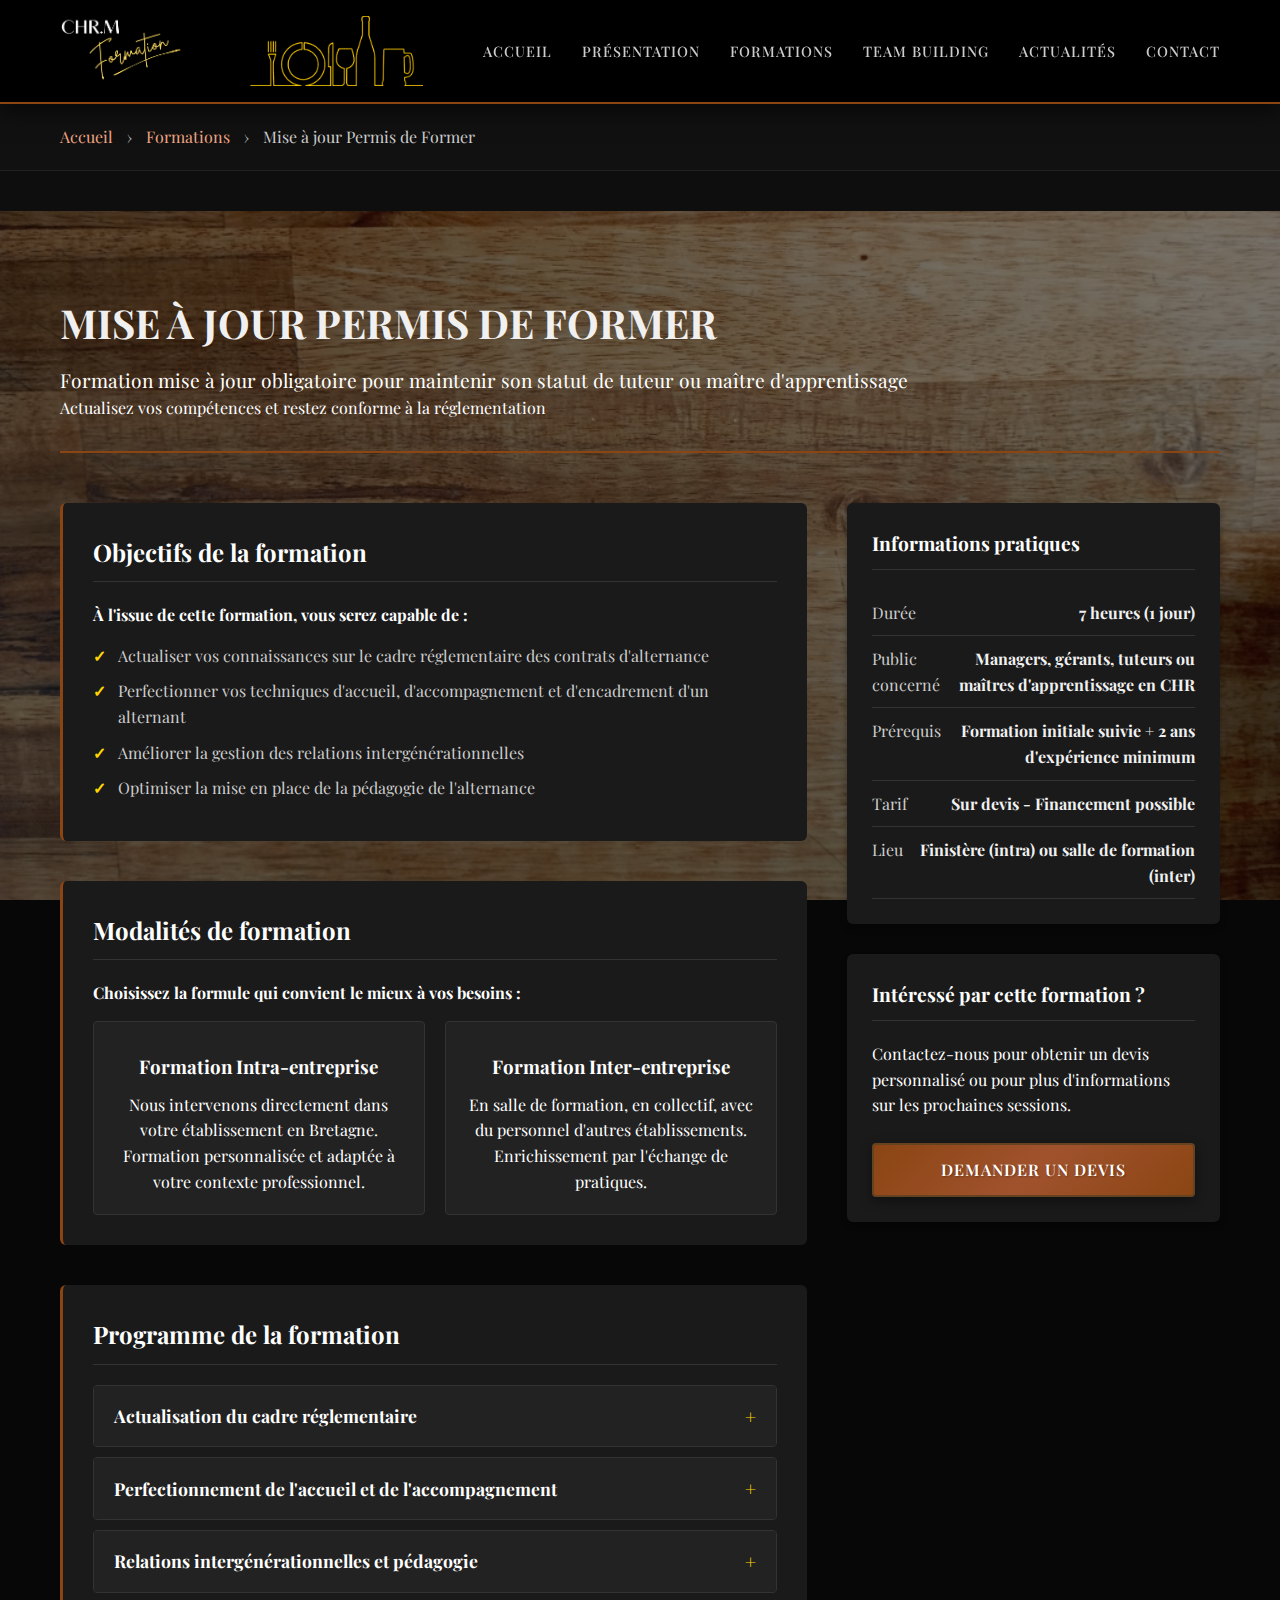
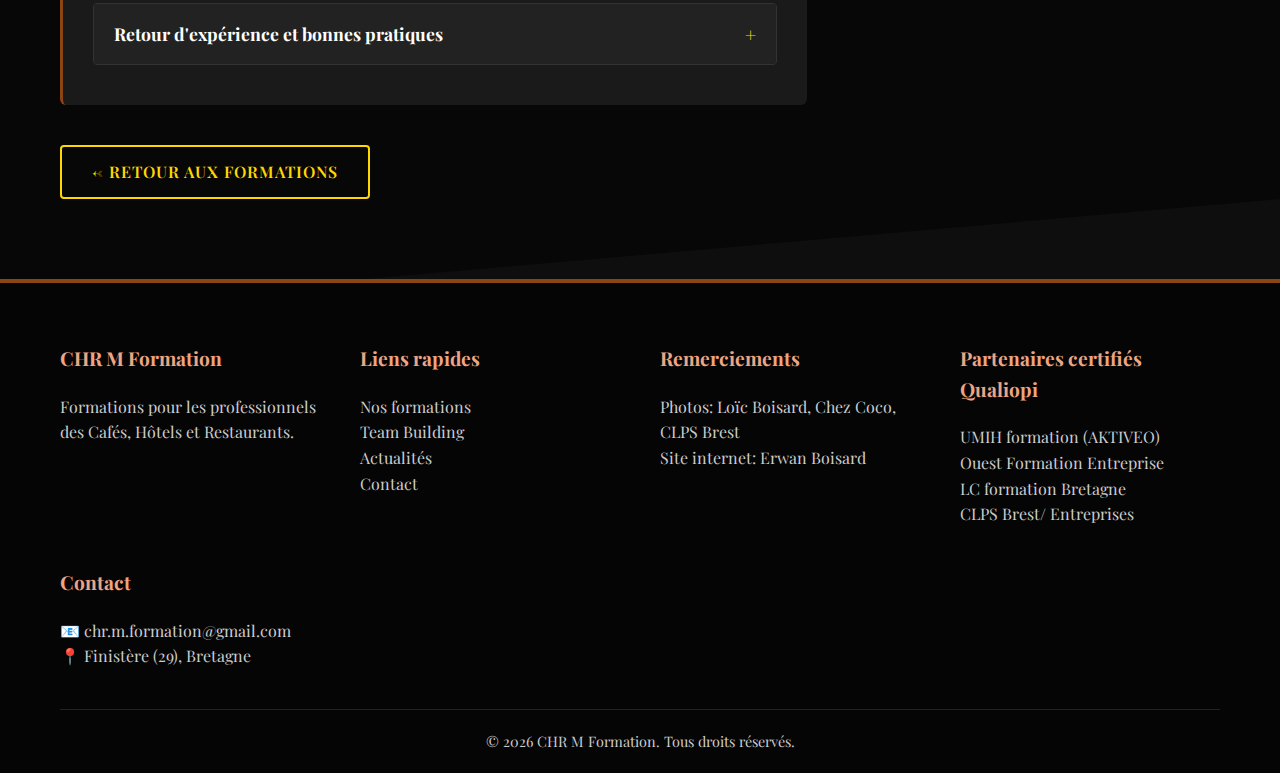
<file: f6.html>
<!DOCTYPE html>
<html lang="fr">

<head>
    <meta charset="UTF-8">
    <meta name="viewport" content="width=device-width, initial-scale=1.0">
    <title>Formation Mise à jour Permis de Former | CHR M Formation</title>
    <link rel="stylesheet" href="styles.css">
</head>

<body>
    <!-- Navigation -->
    <div id="header-placeholder"></div>

    <!-- Breadcrumb -->
    <div class="breadcrumb">
        <div class="container">
            <a href="index.html">Accueil</a>
            <span class="separator">›</span>
            <a href="index.html#formations">Formations</a>
            <span class="separator">›</span>
            <span>Mise à jour Permis de Former</span>
        </div>
    </div>

    <!-- Formation Detail -->
    <section class="formation-detail section section-wood">
        <div class="container">
            <div class="formation-header">
                <div class="formation-title-block">
                    <h1>MISE À JOUR PERMIS DE FORMER</h1>
                    <p class="formation-subtitle">Formation mise à jour obligatoire pour maintenir son statut de tuteur ou maître d'apprentissage</p>
                    <p class="formation-description">Actualisez vos compétences et restez conforme à la réglementation</p>
                </div>
            </div>

            <div class="formation-content-grid">
                <!-- Colonne principale -->
                <div class="formation-main">
                    <!-- Objectifs -->
                    <div class="content-block">
                        <h2>Objectifs de la formation</h2>
                        <p class="intro-text">À l'issue de cette formation, vous serez capable de :</p>
                        <ul class="objectives-list">
                            <li>Actualiser vos connaissances sur le cadre réglementaire des contrats d'alternance</li>
                            <li>Perfectionner vos techniques d'accueil, d'accompagnement et d'encadrement d'un alternant</li>
                            <li>Améliorer la gestion des relations intergénérationnelles</li>
                            <li>Optimiser la mise en place de la pédagogie de l'alternance</li>
                        </ul>
                    </div>

                    <!-- Déroulement -->
                    <div class="content-block">
                        <h2>Modalités de formation</h2>
                        <p class="intro-text">Choisissez la formule qui convient le mieux à vos besoins :</p>
                        <div class="option-cards">
                            <div class="option-card">
                                <h3>Formation Intra-entreprise</h3>
                                <p>Nous intervenons directement dans votre établissement en Bretagne. Formation personnalisée et adaptée à votre contexte professionnel.</p>
                            </div>
                            <div class="option-card">
                                <h3>Formation Inter-entreprise</h3>
                                <p>En salle de formation, en collectif, avec du personnel d'autres établissements. Enrichissement par l'échange de pratiques.</p>
                            </div>
                        </div>
                    </div>

                    <!-- Programme -->
                    <div class="content-block">
                        <h2>Programme de la formation</h2>
                        <div class="program-accordion">

                            <!-- Accordéon 1 -->
                            <div class="accordion-item">
                                <div class="accordion-header">
                                    <h3>Actualisation du cadre réglementaire</h3>
                                    <span class="accordion-icon">+</span>
                                </div>
                                <div class="accordion-content">
                                    <p>Rappels et mises à jour sur les contrats d'alternance, les obligations légales du tuteur et de l'employeur, les évolutions réglementaires récentes, et les droits et devoirs de l'alternant dans le contexte actuel.</p>
                                </div>
                            </div>

                            <!-- Accordéon 2 -->
                            <div class="accordion-item">
                                <div class="accordion-header">
                                    <h3>Perfectionnement de l'accueil et de l'accompagnement</h3>
                                    <span class="accordion-icon">+</span>
                                </div>
                                <div class="accordion-content">
                                    <p>Optimisation des méthodes d'accueil et d'intégration de l'alternant, amélioration du suivi et de l'accompagnement au quotidien, adaptation des pratiques aux nouvelles attentes des jeunes générations, et renforcement de la relation tuteur-alternant.</p>
                                </div>
                            </div>

                            <!-- Accordéon 3 -->
                            <div class="accordion-item">
                                <div class="accordion-header">
                                    <h3>Relations intergénérationnelles et pédagogie</h3>
                                    <span class="accordion-icon">+</span>
                                </div>
                                <div class="accordion-content">
                                    <p>Actualisation des techniques de management intergénérationnel, adaptation de la communication aux nouvelles générations, amélioration de la transmission des savoirs et savoir-faire, développement de méthodes pédagogiques innovantes adaptées au secteur CHR.</p>
                                </div>
                            </div>

                            <!-- Accordéon 4 -->
                            <div class="accordion-item">
                                <div class="accordion-header">
                                    <h3>Retour d'expérience et bonnes pratiques</h3>
                                    <span class="accordion-icon">+</span>
                                </div>
                                <div class="accordion-content">
                                    <p>Partage d'expériences entre tuteurs, analyse des situations rencontrées, identification des bonnes pratiques et des axes d'amélioration, résolution collective des difficultés courantes dans l'accompagnement des alternants.</p>
                                </div>
                            </div>

                        </div>
                    </div>

                </div>

                <!-- Sidebar -->
                <aside class="formation-sidebar">
                    <!-- Informations clés -->
                    <div class="info-card">
                        <h3>Informations pratiques</h3>
                        <div class="info-item">
                            <span class="info-label">Durée</span>
                            <span class="info-value">7 heures (1 jour)</span>
                        </div>
                        <div class="info-item">
                            <span class="info-label">Public concerné</span>
                            <span class="info-value">Managers, gérants, tuteurs ou maîtres d'apprentissage en CHR</span>
                        </div>
                        <div class="info-item">
                            <span class="info-label">Prérequis</span>
                            <span class="info-value">Formation initiale suivie + 2 ans d'expérience minimum</span>
                        </div>
                        <div class="info-item">
                            <span class="info-label">Tarif</span>
                            <span class="info-value">Sur devis - Financement possible</span>
                        </div>
                        <div class="info-item">
                            <span class="info-label">Lieu</span>
                            <span class="info-value">Finistère (intra) ou salle de formation (inter)</span>
                        </div>
                    </div>

                    <!-- CTA Contact -->
                    <div class="cta-card">
                        <h3>Intéressé par cette formation ?</h3>
                        <p>Contactez-nous pour obtenir un devis personnalisé ou pour plus d'informations sur les prochaines sessions.</p><br>
                        <a href="index.html#contact" class="btn btn-primary btn-block btn-wood">Demander un devis</a>
                    </div>

                </aside>
            </div>

            <!-- Bouton retour -->
            <div class="back-button-container">
                <a href="index.html#formations" class="btn btn-secondary">← Retour aux formations</a>
            </div>
        </div>
        <div class="section-divider section-divider-right"></div>
    </section>

    <!-- Footer -->
    <div id="footer-placeholder"></div>

    <script src="script.js"></script>
</body>

</html>
</file>
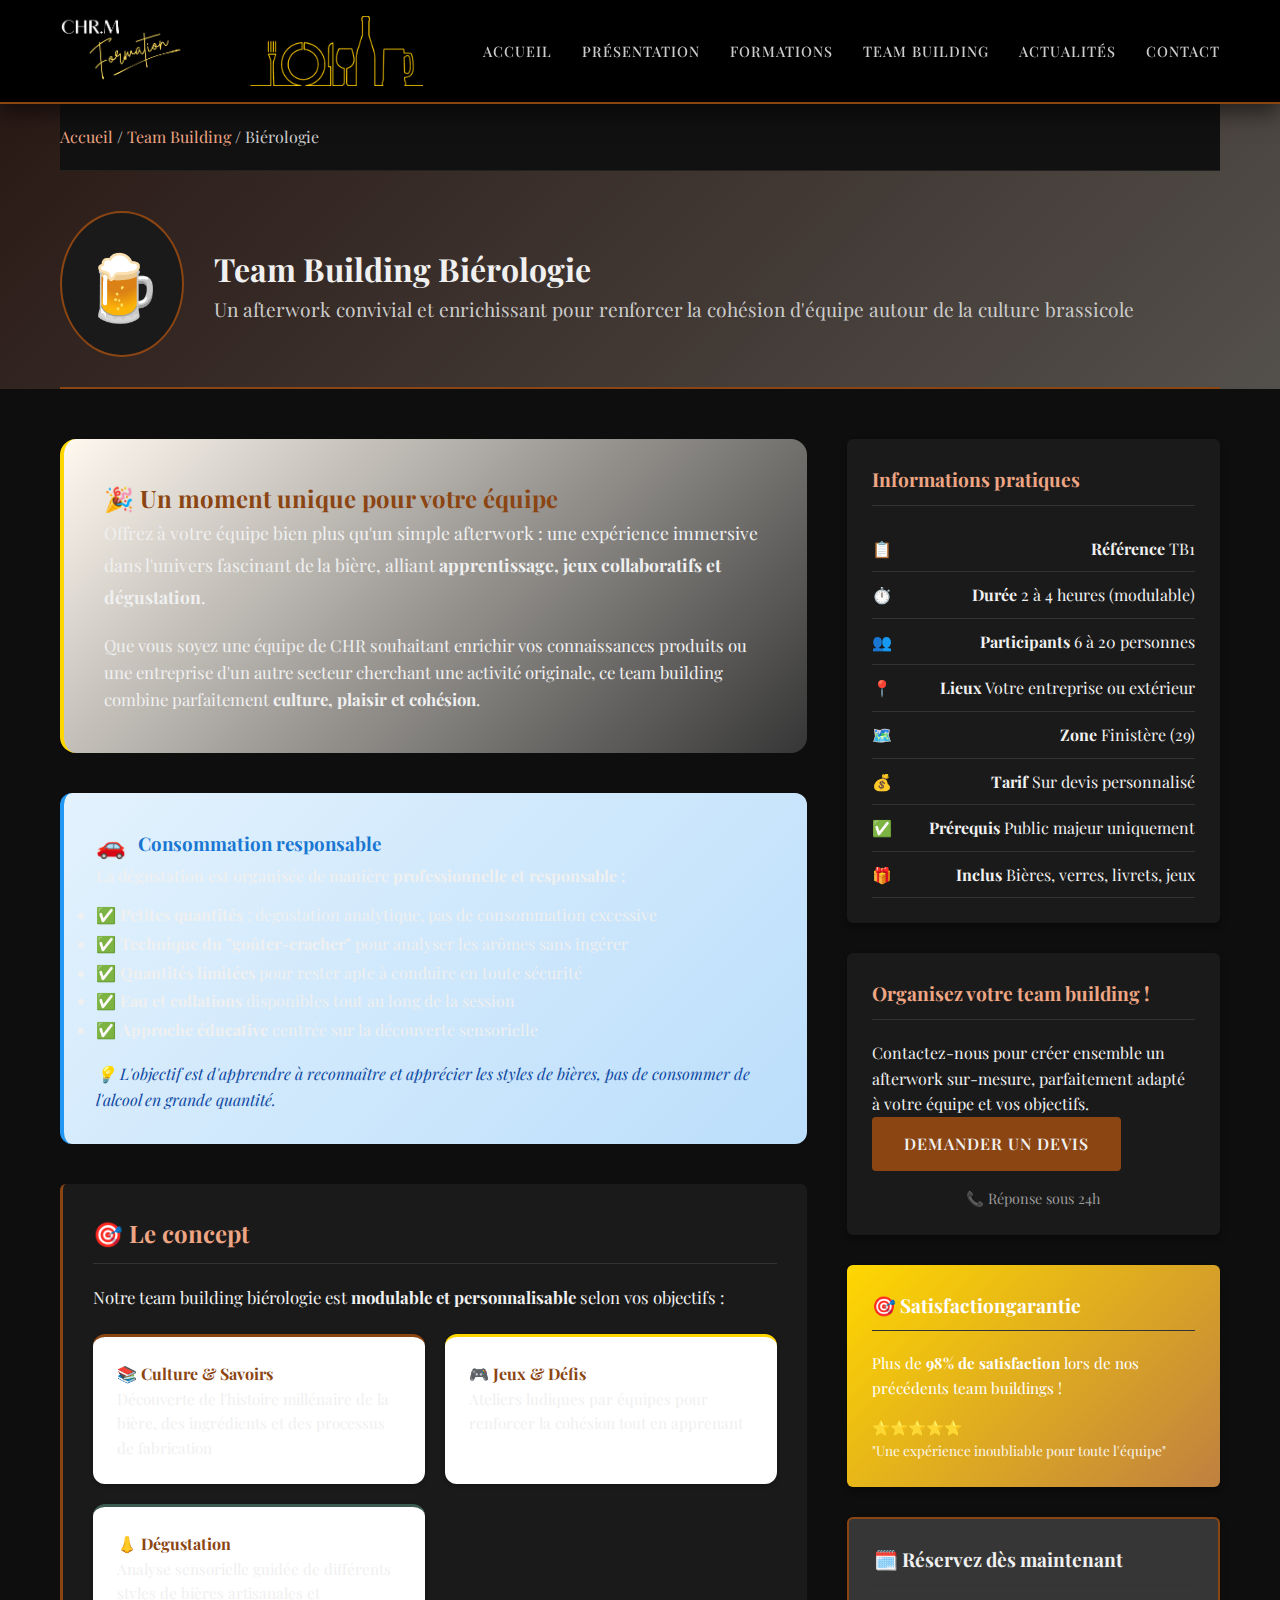
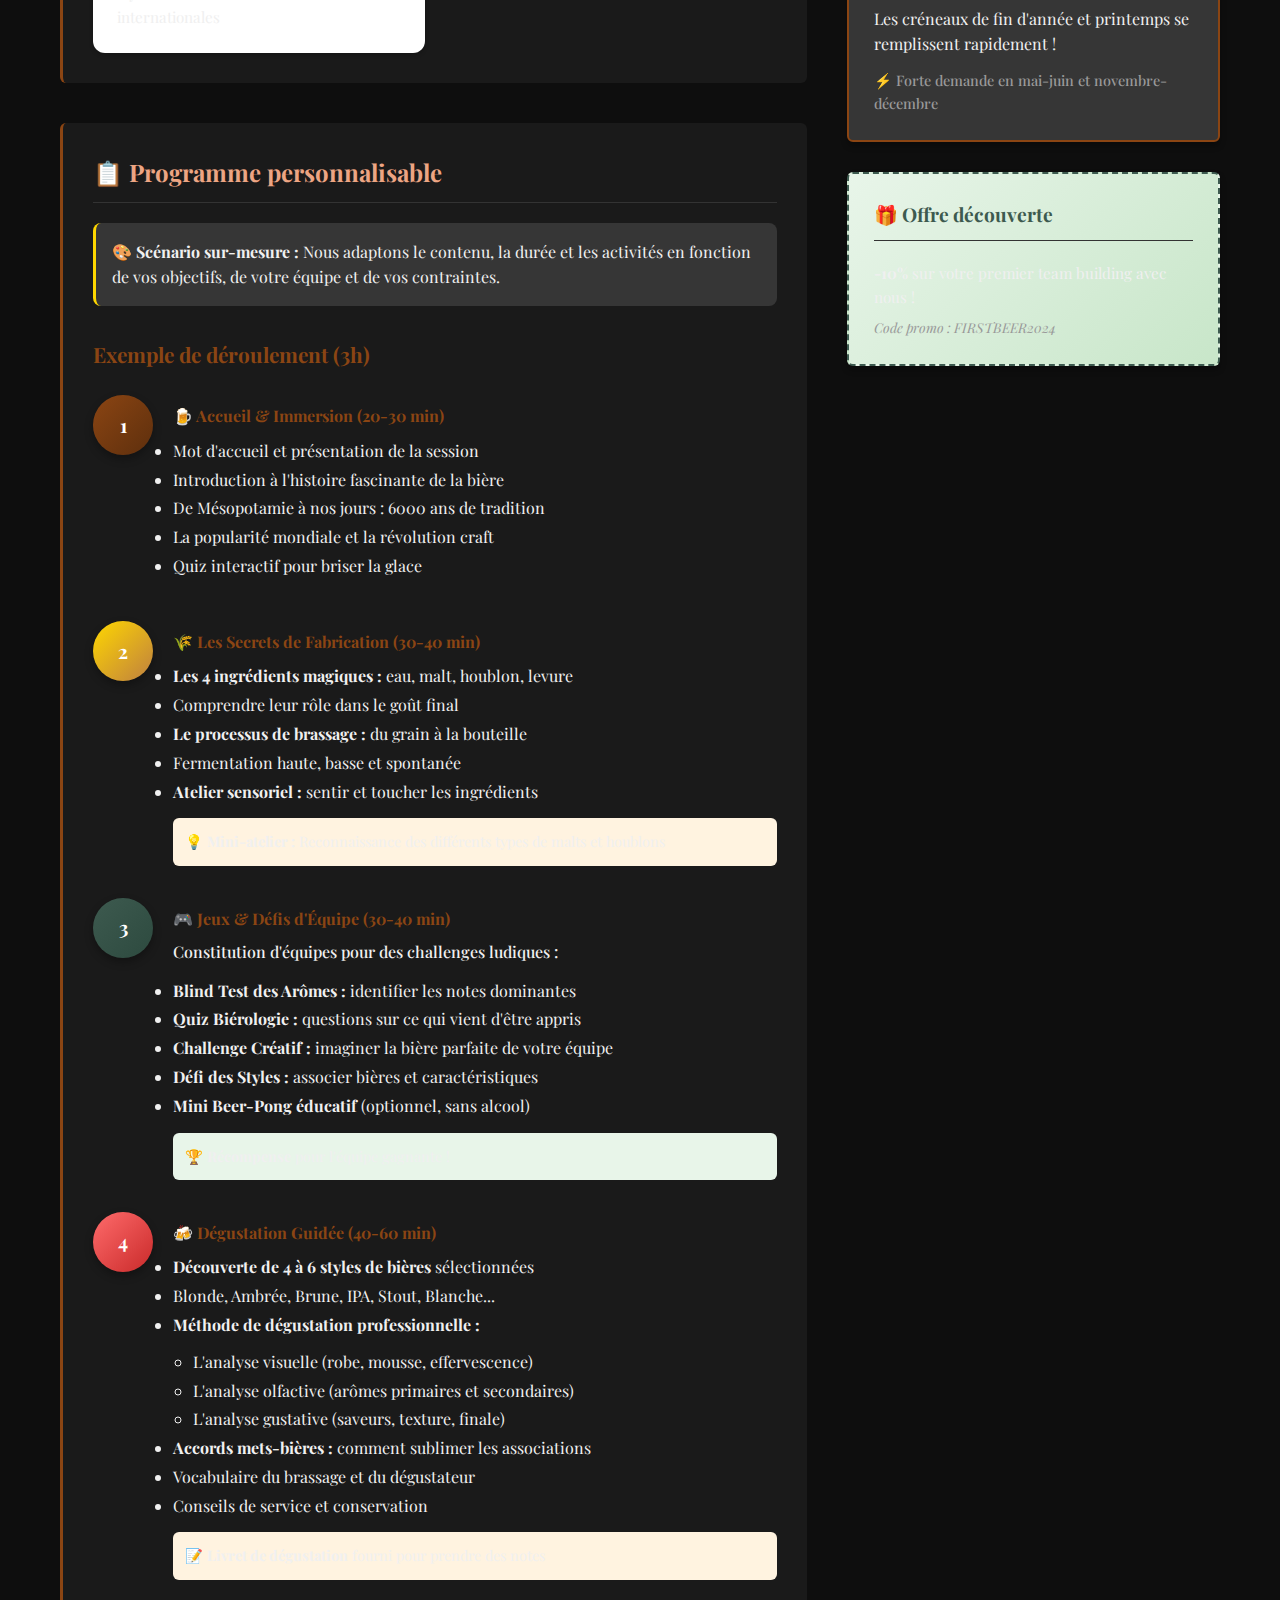
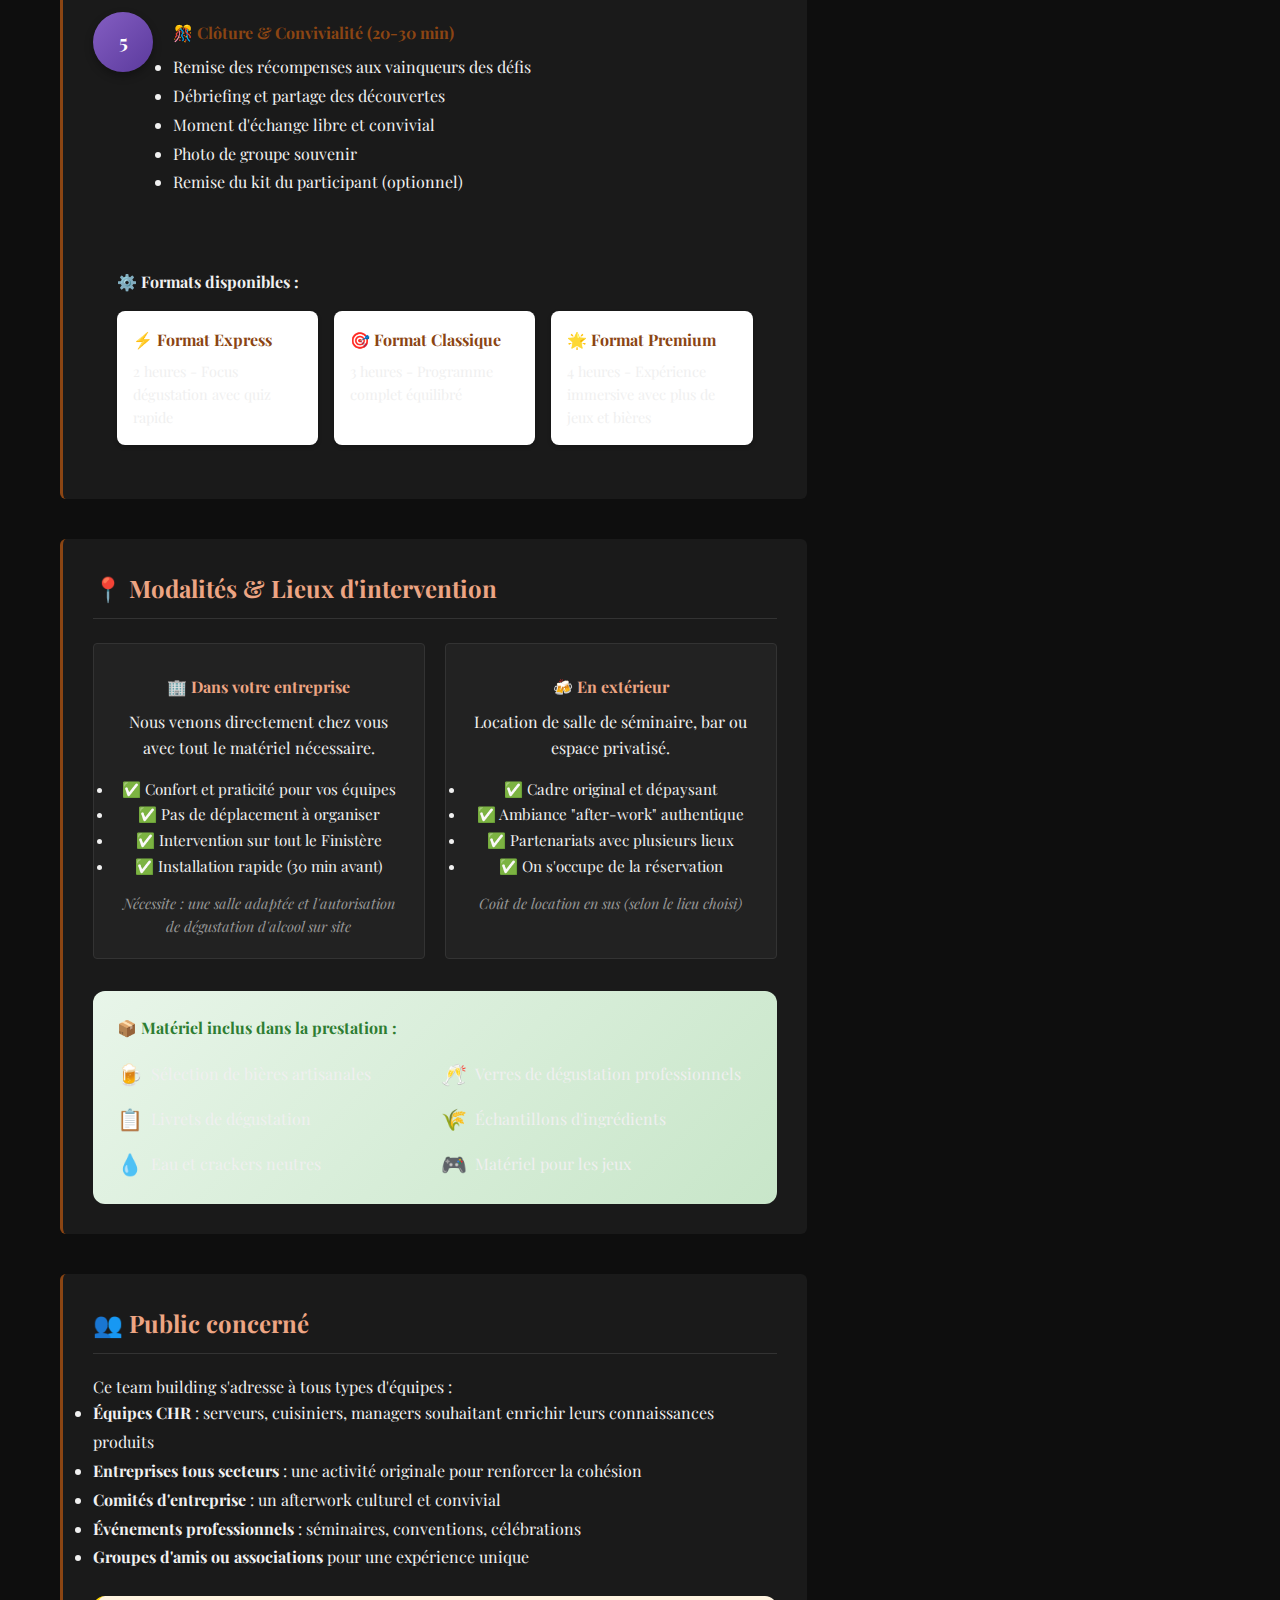
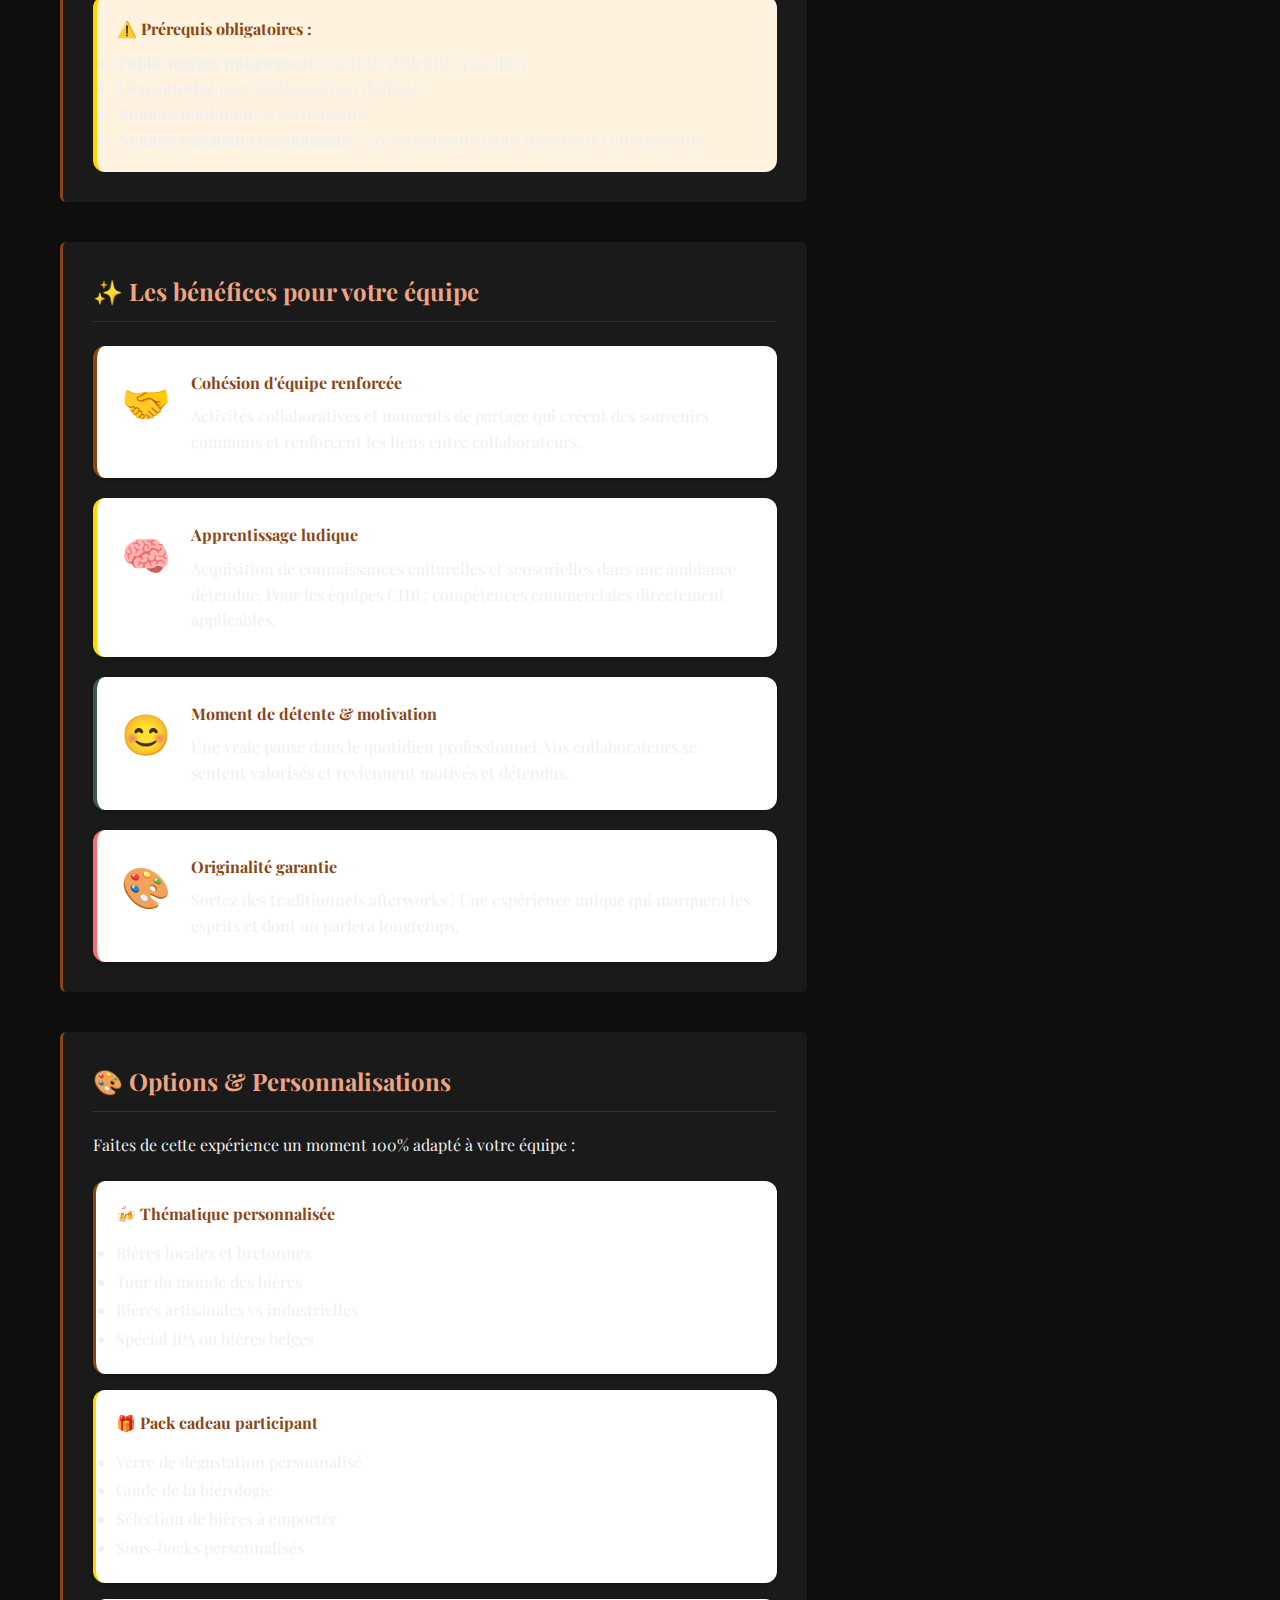
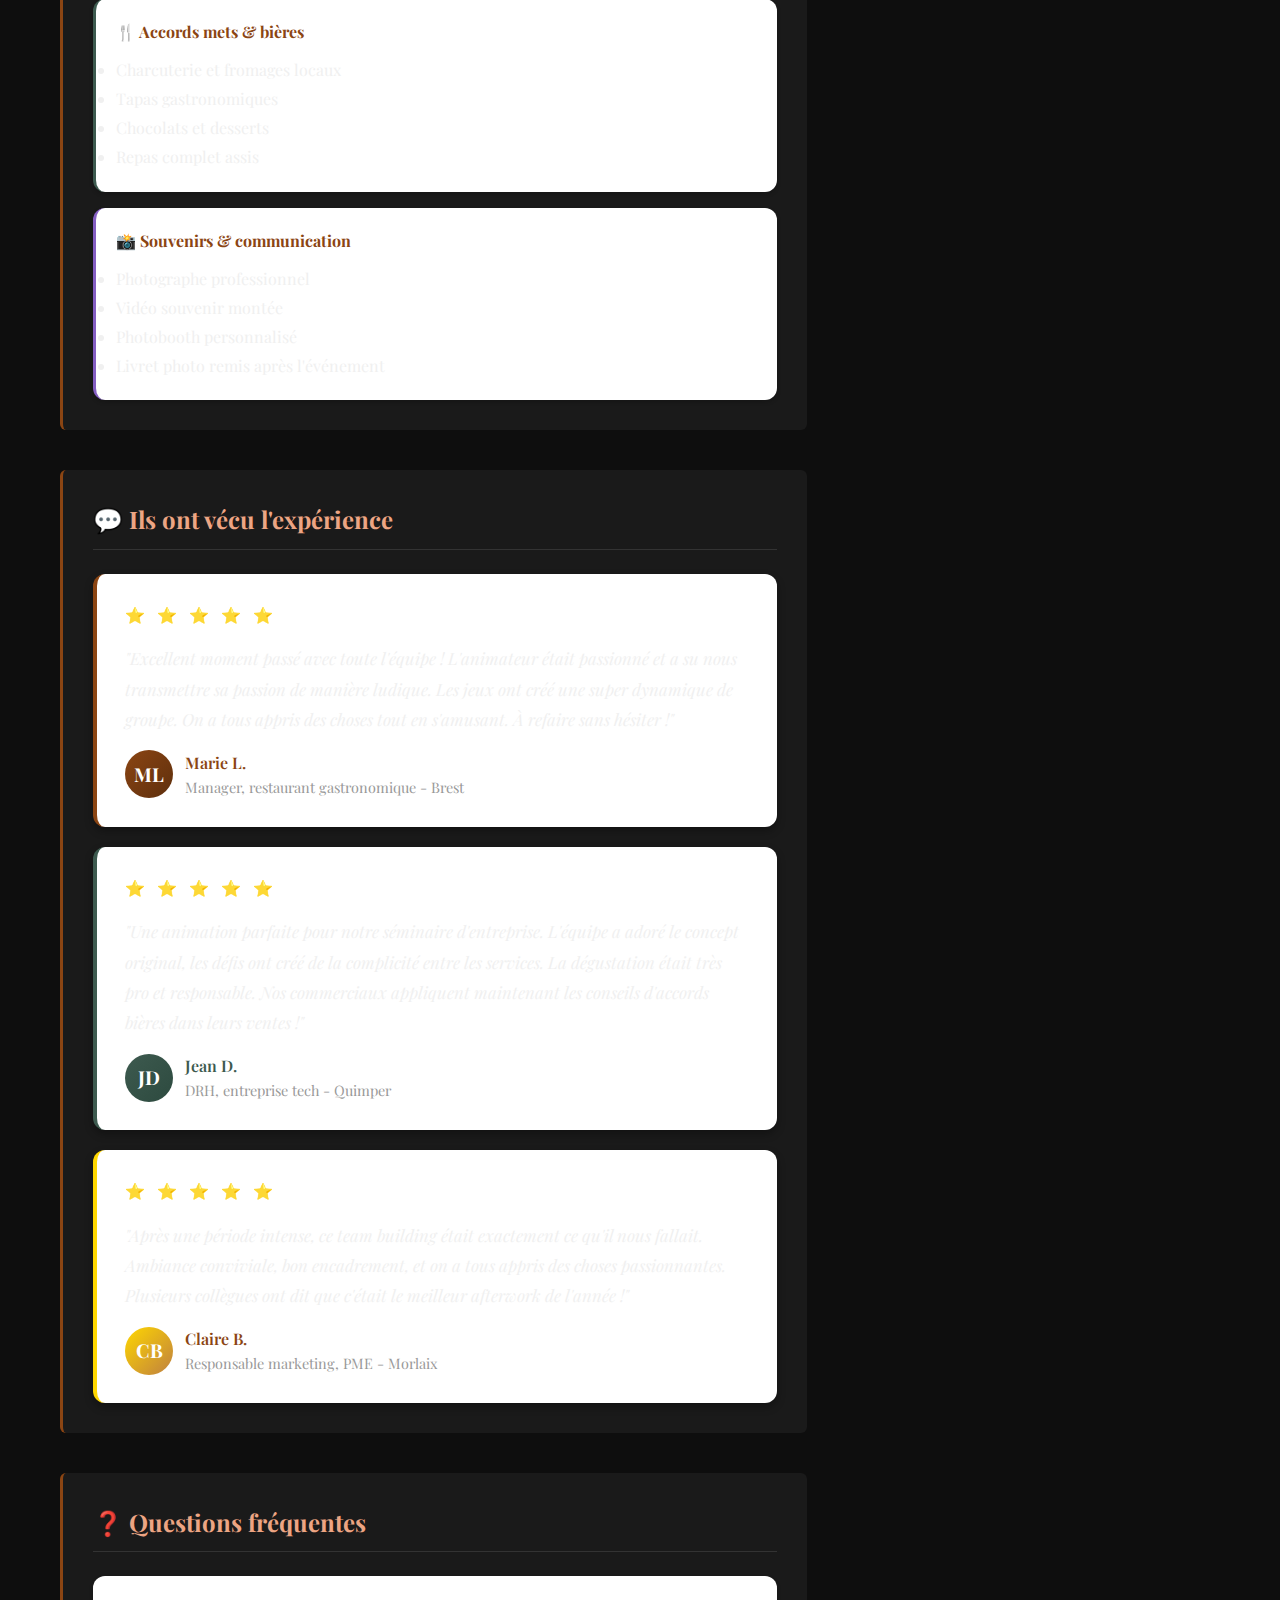
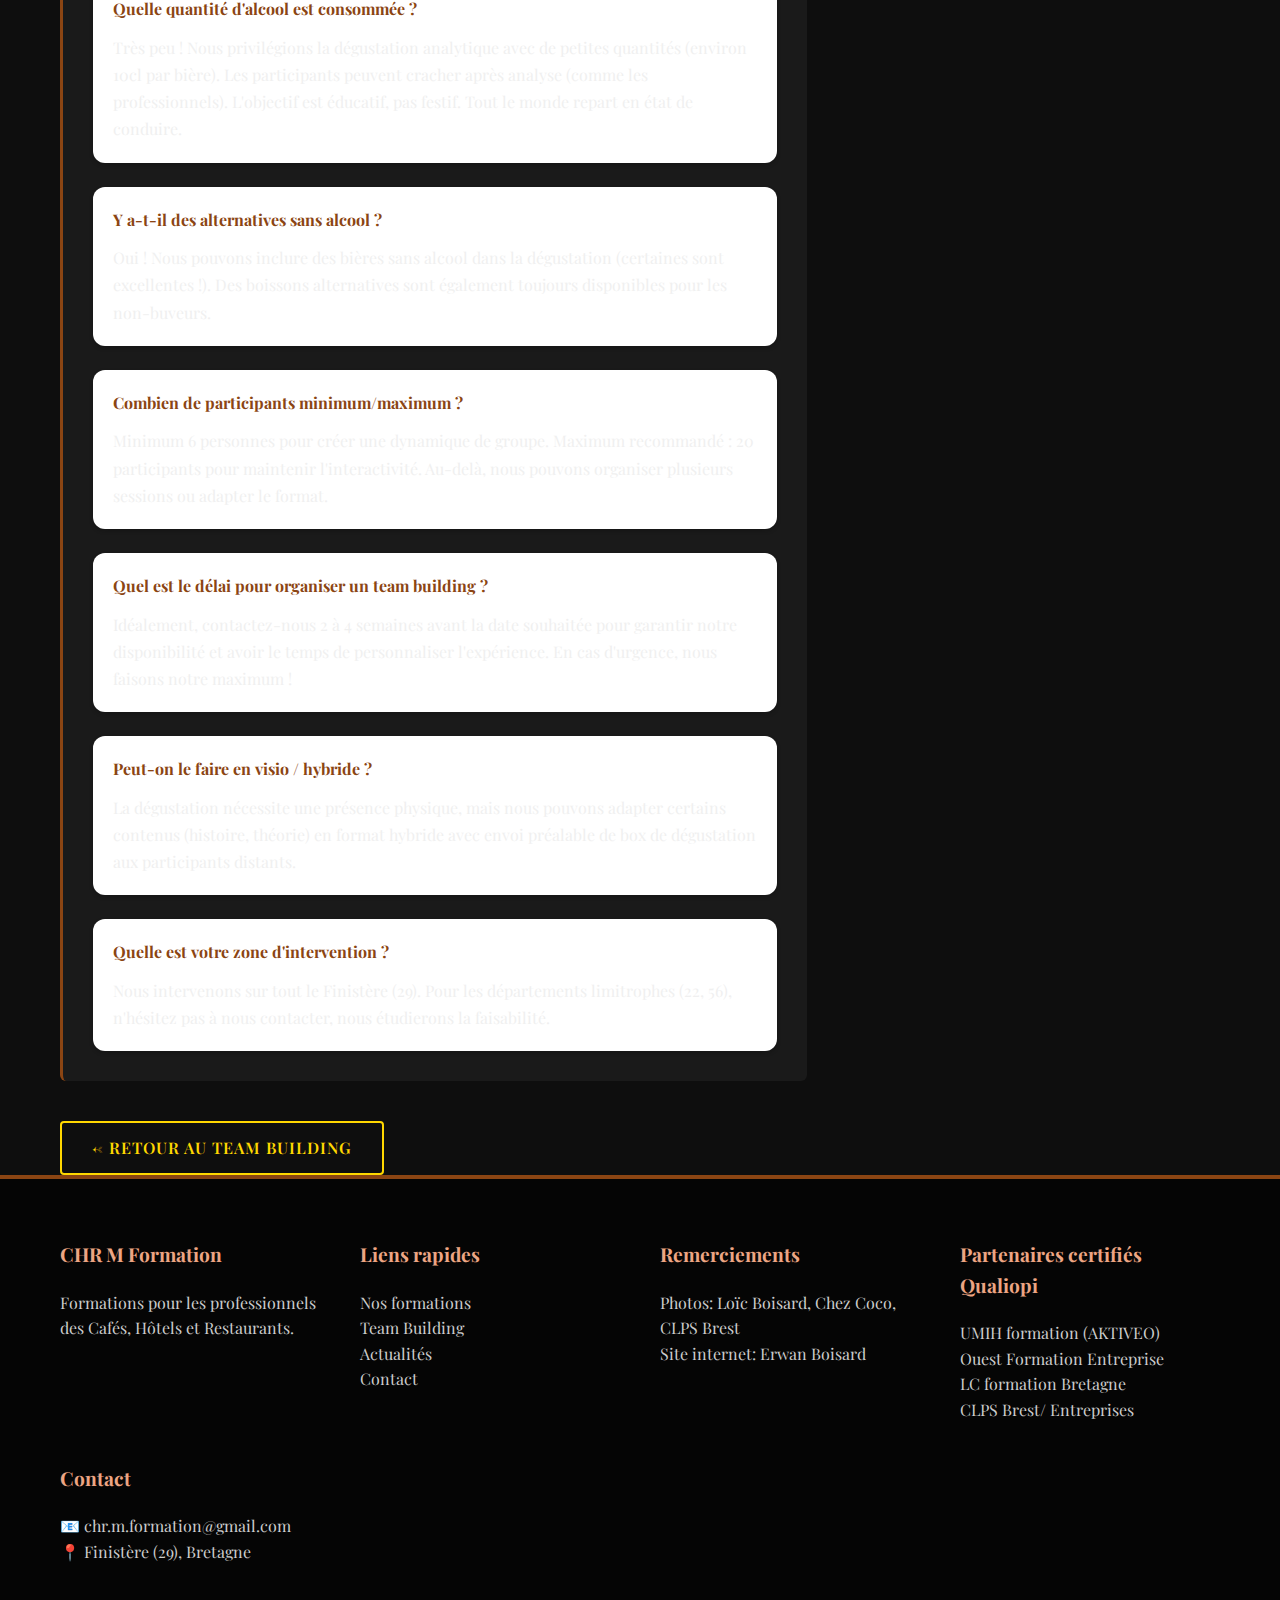
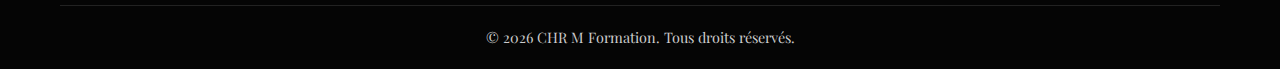
<file: t1.html>
<!DOCTYPE html>
<html lang="fr">

<head>
    <meta charset="UTF-8">
    <meta name="viewport" content="width=device-width, initial-scale=1.0">
    <title>Team Building Biérologie | CHR M Formation</title>

    <!-- Favicon -->
    <link rel="icon" type="image/svg+xml" href="favicon.svg">
    <link rel="icon" type="image/png" href="favicon.png">

    <link rel="stylesheet" href="styles.css">
</head>

<body>

    <!-- Navigation -->
    <div id="header-placeholder"></div>

    <!-- Hero Section -->
    <section class="formation-detail-hero"
        style="background: linear-gradient(135deg, rgba(200, 90, 63, 0.15) 0%, rgba(244, 232, 216, 0.3) 100%);">
        <div class="container">
            <div class="breadcrumb">
                <a href="index.html">Accueil</a> /
                <a href="index.html#team-building">Team Building</a> /
                <span>Biérologie</span>
            </div>

            <div class="formation-header">
                <div class="formation-icon-large">🍺</div>
                <div>
                    <h1>Team Building Biérologie</h1>
                    <p class="formation-subtitle">
                        Un afterwork convivial et enrichissant pour renforcer la cohésion d'équipe autour de la culture
                        brassicole
                    </p>
                </div>
            </div>
        </div>
    </section>

    <!-- Contenu Principal -->
    <section class="formation-detail-content">
        <div class="container">
            <div class="formation-content-grid">

                <!-- Colonne Principale -->
                <div class="main-content">

                    <!-- Introduction avec image d'ambiance -->
                    <div class="content-block"
                        style="background: linear-gradient(135deg, #fff9f0 0%, var(--color-warm) 100%); padding: 40px; border-radius: 16px; border-left: 4px solid var(--color-accent);">
                        <h3 style="color: var(--color-primary); margin-top: 0; font-size: 1.5rem;">🎉 Un moment unique
                            pour votre équipe</h3>
                        <p style="font-size: 1.1rem; line-height: 1.8; margin-bottom: 20px;">
                            Offrez à votre équipe bien plus qu'un simple afterwork : une expérience immersive
                            dans l'univers fascinant de la bière, alliant <strong>apprentissage, jeux collaboratifs et
                                dégustation</strong>.
                        </p>
                        <p style="margin-bottom: 0; font-size: 1.05rem; color: var(--color-text);">
                            Que vous soyez une équipe de CHR souhaitant enrichir vos connaissances produits ou une
                            entreprise
                            d'un autre secteur cherchant une activité originale, ce team building combine parfaitement
                            <strong>culture, plaisir et cohésion</strong>.
                        </p>
                    </div>

                    <!-- Consommation responsable - Important ! -->
                    <div class="content-block"
                        style="background: linear-gradient(135deg, #e3f2fd 0%, #bbdefb 100%); padding: 32px; border-radius: 12px; border-left: 4px solid #2196F3;">
                        <h3 style="color: #1976D2; margin-top: 0; display: flex; align-items: center; gap: 12px;">
                            <span style="font-size: 1.5rem;">🚗</span> Consommation responsable
                        </h3>
                        <p style="margin-bottom: 12px; color: var(--color-dark); font-weight: 500;">
                            La dégustation est organisée de manière <strong>professionnelle et responsable</strong> :
                        </p>
                        <ul style="color: var(--color-dark); line-height: 1.8;">
                            <li>✅ <strong>Petites quantités</strong> : dégustation analytique, pas de consommation
                                excessive</li>
                            <li>✅ <strong>Technique du "goûter-cracher"</strong> pour analyser les arômes sans ingérer
                            </li>
                            <li>✅ <strong>Quantités limitées</strong> pour rester apte à conduire en toute sécurité</li>
                            <li>✅ <strong>Eau et collations</strong> disponibles tout au long de la session</li>
                            <li>✅ <strong>Approche éducative</strong> centrée sur la découverte sensorielle</li>
                        </ul>
                        <p style="margin-top: 16px; margin-bottom: 0; font-style: italic; color: #0d47a1;">
                            💡 L'objectif est d'apprendre à reconnaître et apprécier les styles de bières,
                            pas de consommer de l'alcool en grande quantité.
                        </p>
                    </div>

                    <!-- Concept -->
                    <div class="content-block">
                        <h2>🎯 Le concept</h2>
                        <p style="font-size: 1.05rem; margin-bottom: 24px;">
                            Notre team building biérologie est <strong>modulable et personnalisable</strong> selon vos
                            objectifs :
                        </p>

                        <div
                            style="display: grid; grid-template-columns: repeat(auto-fit, minmax(250px, 1fr)); gap: 20px;">
                            <div
                                style="padding: 24px; background: white; border-radius: 12px; box-shadow: var(--shadow-sm); border-top: 3px solid var(--color-primary);">
                                <h4 style="color: var(--color-primary); margin-top: 0;">📚 Culture & Savoirs</h4>
                                <p style="margin: 0; font-size: 0.95rem;">
                                    Découverte de l'histoire millénaire de la bière, des ingrédients et des processus de
                                    fabrication
                                </p>
                            </div>

                            <div
                                style="padding: 24px; background: white; border-radius: 12px; box-shadow: var(--shadow-sm); border-top: 3px solid var(--color-accent);">
                                <h4 style="color: var(--color-primary); margin-top: 0;">🎮 Jeux & Défis</h4>
                                <p style="margin: 0; font-size: 0.95rem;">
                                    Ateliers ludiques par équipes pour renforcer la cohésion tout en apprenant
                                </p>
                            </div>

                            <div
                                style="padding: 24px; background: white; border-radius: 12px; box-shadow: var(--shadow-sm); border-top: 3px solid var(--color-secondary);">
                                <h4 style="color: var(--color-primary); margin-top: 0;">👃 Dégustation</h4>
                                <p style="margin: 0; font-size: 0.95rem;">
                                    Analyse sensorielle guidée de différents styles de bières artisanales et
                                    internationales
                                </p>
                            </div>
                        </div>
                    </div>

                    <!-- Programme personnalisable -->
                    <div class="content-block">
                        <h2>📋 Programme personnalisable</h2>
                        <p
                            style="background: var(--color-warm); padding: 16px; border-radius: 8px; border-left: 3px solid var(--color-accent);">
                            <strong>🎨 Scénario sur-mesure :</strong> Nous adaptons le contenu, la durée et les
                            activités
                            en fonction de vos objectifs, de votre équipe et de vos contraintes.
                        </p>

                        <div style="margin-top: 32px;">
                            <h3 style="color: var(--color-primary); font-size: 1.3rem;">Exemple de déroulement (3h)</h3>

                            <!-- Timeline visuelle -->
                            <div style="margin-top: 24px;">

                                <!-- Étape 1 -->
                                <div style="display: flex; gap: 20px; margin-bottom: 32px; position: relative;">
                                    <div
                                        style="flex-shrink: 0; width: 60px; height: 60px; background: linear-gradient(135deg, var(--color-primary) 0%, var(--color-primary-dark) 100%); border-radius: 50%; display: flex; align-items: center; justify-content: center; color: white; font-weight: bold; font-size: 1.2rem; box-shadow: var(--shadow-md);">
                                        1
                                    </div>
                                    <div style="flex: 1; padding-top: 8px;">
                                        <h4 style="margin: 0 0 8px 0; color: var(--color-primary);">
                                            🍺 Accueil & Immersion (20-30 min)
                                        </h4>
                                        <ul style="margin: 8px 0; color: var(--color-text); line-height: 1.8;">
                                            <li>Mot d'accueil et présentation de la session</li>
                                            <li>Introduction à l'histoire fascinante de la bière</li>
                                            <li>De Mésopotamie à nos jours : 6000 ans de tradition</li>
                                            <li>La popularité mondiale et la révolution craft</li>
                                            <li>Quiz interactif pour briser la glace</li>
                                        </ul>
                                    </div>
                                </div>

                                <!-- Étape 2 -->
                                <div style="display: flex; gap: 20px; margin-bottom: 32px;">
                                    <div
                                        style="flex-shrink: 0; width: 60px; height: 60px; background: linear-gradient(135deg, var(--color-accent) 0%, #bf8040 100%); border-radius: 50%; display: flex; align-items: center; justify-content: center; color: white; font-weight: bold; font-size: 1.2rem; box-shadow: var(--shadow-md);">
                                        2
                                    </div>
                                    <div style="flex: 1; padding-top: 8px;">
                                        <h4 style="margin: 0 0 8px 0; color: var(--color-primary);">
                                            🌾 Les Secrets de Fabrication (30-40 min)
                                        </h4>
                                        <ul style="margin: 8px 0; color: var(--color-text); line-height: 1.8;">
                                            <li><strong>Les 4 ingrédients magiques :</strong> eau, malt, houblon, levure
                                            </li>
                                            <li>Comprendre leur rôle dans le goût final</li>
                                            <li><strong>Le processus de brassage :</strong> du grain à la bouteille</li>
                                            <li>Fermentation haute, basse et spontanée</li>
                                            <li><strong>Atelier sensoriel :</strong> sentir et toucher les ingrédients
                                            </li>
                                        </ul>
                                        <div
                                            style="margin-top: 12px; padding: 12px; background: #fff3e0; border-radius: 6px; font-size: 0.9rem;">
                                            💡 <strong>Mini-atelier :</strong> Reconnaissance des différents types de
                                            malts et houblons
                                        </div>
                                    </div>
                                </div>

                                <!-- Étape 3 -->
                                <div style="display: flex; gap: 20px; margin-bottom: 32px;">
                                    <div
                                        style="flex-shrink: 0; width: 60px; height: 60px; background: linear-gradient(135deg, var(--color-secondary) 0%, #2d4a3f 100%); border-radius: 50%; display: flex; align-items: center; justify-content: center; color: white; font-weight: bold; font-size: 1.2rem; box-shadow: var(--shadow-md);">
                                        3
                                    </div>
                                    <div style="flex: 1; padding-top: 8px;">
                                        <h4 style="margin: 0 0 8px 0; color: var(--color-primary);">
                                            🎮 Jeux & Défis d'Équipe (30-40 min)
                                        </h4>
                                        <p style="margin-bottom: 12px; font-weight: 500;">Constitution d'équipes pour
                                            des challenges ludiques :</p>
                                        <ul style="margin: 8px 0; color: var(--color-text); line-height: 1.8;">
                                            <li><strong>Blind Test des Arômes :</strong> identifier les notes dominantes
                                            </li>
                                            <li><strong>Quiz Biérologie :</strong> questions sur ce qui vient d'être
                                                appris</li>
                                            <li><strong>Challenge Créatif :</strong> imaginer la bière parfaite de votre
                                                équipe</li>
                                            <li><strong>Défi des Styles :</strong> associer bières et caractéristiques
                                            </li>
                                            <li><strong>Mini Beer-Pong éducatif</strong> (optionnel, sans alcool)</li>
                                        </ul>
                                        <div
                                            style="margin-top: 12px; padding: 12px; background: #e8f5e9; border-radius: 6px; font-size: 0.9rem;">
                                            🏆 <strong>Récompense</strong> pour l'équipe gagnante !
                                        </div>
                                    </div>
                                </div>

                                <!-- Étape 4 -->
                                <div style="display: flex; gap: 20px; margin-bottom: 32px;">
                                    <div
                                        style="flex-shrink: 0; width: 60px; height: 60px; background: linear-gradient(135deg, #FF6B6B 0%, #C92A2A 100%); border-radius: 50%; display: flex; align-items: center; justify-content: center; color: white; font-weight: bold; font-size: 1.2rem; box-shadow: var(--shadow-md);">
                                        4
                                    </div>
                                    <div style="flex: 1; padding-top: 8px;">
                                        <h4 style="margin: 0 0 8px 0; color: var(--color-primary);">
                                            🍻 Dégustation Guidée (40-60 min)
                                        </h4>
                                        <ul style="margin: 8px 0; color: var(--color-text); line-height: 1.8;">
                                            <li><strong>Découverte de 4 à 6 styles de bières</strong> sélectionnées</li>
                                            <li>Blonde, Ambrée, Brune, IPA, Stout, Blanche...</li>
                                            <li><strong>Méthode de dégustation professionnelle :</strong>
                                                <ul style="margin-left: 20px; margin-top: 8px;">
                                                    <li>L'analyse visuelle (robe, mousse, effervescence)</li>
                                                    <li>L'analyse olfactive (arômes primaires et secondaires)</li>
                                                    <li>L'analyse gustative (saveurs, texture, finale)</li>
                                                </ul>
                                            </li>
                                            <li><strong>Accords mets-bières :</strong> comment sublimer les associations
                                            </li>
                                            <li>Vocabulaire du brassage et du dégustateur</li>
                                            <li>Conseils de service et conservation</li>
                                        </ul>
                                        <div
                                            style="margin-top: 12px; padding: 12px; background: #fff3e0; border-radius: 6px; font-size: 0.9rem;">
                                            📝 <strong>Livret de dégustation</strong> fourni pour prendre des notes
                                        </div>
                                    </div>
                                </div>

                                <!-- Étape 5 -->
                                <div style="display: flex; gap: 20px;">
                                    <div
                                        style="flex-shrink: 0; width: 60px; height: 60px; background: linear-gradient(135deg, #845EC2 0%, #5B3A9D 100%); border-radius: 50%; display: flex; align-items: center; justify-content: center; color: white; font-weight: bold; font-size: 1.2rem; box-shadow: var(--shadow-md);">
                                        5
                                    </div>
                                    <div style="flex: 1; padding-top: 8px;">
                                        <h4 style="margin: 0 0 8px 0; color: var(--color-primary);">
                                            🎊 Clôture & Convivialité (20-30 min)
                                        </h4>
                                        <ul style="margin: 8px 0; color: var(--color-text); line-height: 1.8;">
                                            <li>Remise des récompenses aux vainqueurs des défis</li>
                                            <li>Débriefing et partage des découvertes</li>
                                            <li>Moment d'échange libre et convivial</li>
                                            <li>Photo de groupe souvenir</li>
                                            <li>Remise du kit du participant (optionnel)</li>
                                        </ul>
                                    </div>
                                </div>

                            </div>
                        </div>

                        <!-- Autres formats -->
                        <div
                            style="margin-top: 40px; padding: 24px; background: var(--color-gray-light); border-radius: 12px;">
                            <h4 style="color: var(--color-dark); margin-top: 0;">⚙️ Formats disponibles :</h4>
                            <div
                                style="display: grid; grid-template-columns: repeat(auto-fit, minmax(200px, 1fr)); gap: 16px; margin-top: 16px;">
                                <div
                                    style="padding: 16px; background: white; border-radius: 8px; box-shadow: var(--shadow-sm);">
                                    <strong style="color: var(--color-primary);">⚡ Format Express</strong>
                                    <p style="margin: 8px 0 0 0; font-size: 0.9rem;">2 heures - Focus dégustation avec
                                        quiz rapide</p>
                                </div>
                                <div
                                    style="padding: 16px; background: white; border-radius: 8px; box-shadow: var(--shadow-sm);">
                                    <strong style="color: var(--color-primary);">🎯 Format Classique</strong>
                                    <p style="margin: 8px 0 0 0; font-size: 0.9rem;">3 heures - Programme complet
                                        équilibré</p>
                                </div>
                                <div
                                    style="padding: 16px; background: white; border-radius: 8px; box-shadow: var(--shadow-sm);">
                                    <strong style="color: var(--color-primary);">🌟 Format Premium</strong>
                                    <p style="margin: 8px 0 0 0; font-size: 0.9rem;">4 heures - Expérience immersive
                                        avec plus de jeux et bières</p>
                                </div>
                            </div>
                        </div>
                    </div>

                    <!-- Modalités & Lieux -->
                    <div class="content-block">
                        <h2>📍 Modalités & Lieux d'intervention</h2>

                        <div class="option-cards" style="margin-top: 24px;">
                            <div class="option-card">
                                <h4>🏢 Dans votre entreprise</h4>
                                <p>Nous venons directement chez vous avec tout le matériel nécessaire.</p>
                                <ul style="margin-top: 16px; font-size: 0.95rem; line-height: 1.7;">
                                    <li>✅ Confort et praticité pour vos équipes</li>
                                    <li>✅ Pas de déplacement à organiser</li>
                                    <li>✅ Intervention sur tout le Finistère</li>
                                    <li>✅ Installation rapide (30 min avant)</li>
                                </ul>
                                <p
                                    style="margin-top: 12px; font-size: 0.9rem; color: var(--color-gray); font-style: italic;">
                                    Nécessite : une salle adaptée et l'autorisation de dégustation d'alcool sur site
                                </p>
                            </div>

                            <div class="option-card">
                                <h4>🍻 En extérieur</h4>
                                <p>Location de salle de séminaire, bar ou espace privatisé.</p>
                                <ul style="margin-top: 16px; font-size: 0.95rem; line-height: 1.7;">
                                    <li>✅ Cadre original et dépaysant</li>
                                    <li>✅ Ambiance "after-work" authentique</li>
                                    <li>✅ Partenariats avec plusieurs lieux</li>
                                    <li>✅ On s'occupe de la réservation</li>
                                </ul>
                                <p
                                    style="margin-top: 12px; font-size: 0.9rem; color: var(--color-gray); font-style: italic;">
                                    Coût de location en sus (selon le lieu choisi)
                                </p>
                            </div>
                        </div>

                        <!-- Matériel inclus -->
                        <div
                            style="margin-top: 32px; padding: 24px; background: linear-gradient(135deg, #e8f5e9 0%, #c8e6c9 100%); border-radius: 12px;">
                            <h4 style="color: #2e7d32; margin-top: 0;">📦 Matériel inclus dans la prestation :</h4>
                            <div
                                style="display: grid; grid-template-columns: repeat(auto-fit, minmax(220px, 1fr)); gap: 12px; margin-top: 16px;">
                                <div style="display: flex; align-items: center; gap: 8px;">
                                    <span style="font-size: 1.3rem;">🍺</span>
                                    <span style="color: var(--color-dark);">Sélection de bières artisanales</span>
                                </div>
                                <div style="display: flex; align-items: center; gap: 8px;">
                                    <span style="font-size: 1.3rem;">🥂</span>
                                    <span style="color: var(--color-dark);">Verres de dégustation professionnels</span>
                                </div>
                                <div style="display: flex; align-items: center; gap: 8px;">
                                    <span style="font-size: 1.3rem;">📋</span>
                                    <span style="color: var(--color-dark);">Livrets de dégustation</span>
                                </div>
                                <div style="display: flex; align-items: center; gap: 8px;">
                                    <span style="font-size: 1.3rem;">🌾</span>
                                    <span style="color: var(--color-dark);">Échantillons d'ingrédients</span>
                                </div>
                                <div style="display: flex; align-items: center; gap: 8px;">
                                    <span style="font-size: 1.3rem;">💧</span>
                                    <span style="color: var(--color-dark);">Eau et crackers neutres</span>
                                </div>
                                <div style="display: flex; align-items: center; gap: 8px;">
                                    <span style="font-size: 1.3rem;">🎮</span>
                                    <span style="color: var(--color-dark);">Matériel pour les jeux</span>
                                </div>
                            </div>
                        </div>
                    </div>

                    <!-- Public & Prérequis -->
                    <div class="content-block">
                        <h2>👥 Public concerné</h2>
                        <p>Ce team building s'adresse à tous types d'équipes :</p>
                        <ul style="line-height: 1.8;">
                            <li><strong>Équipes CHR</strong> : serveurs, cuisiniers, managers souhaitant enrichir leurs
                                connaissances produits</li>
                            <li><strong>Entreprises tous secteurs</strong> : une activité originale pour renforcer la
                                cohésion</li>
                            <li><strong>Comités d'entreprise</strong> : un afterwork culturel et convivial</li>
                            <li><strong>Événements professionnels</strong> : séminaires, conventions, célébrations</li>
                            <li><strong>Groupes d'amis ou associations</strong> pour une expérience unique</li>
                        </ul>

                        <div
                            style="margin-top: 24px; padding: 20px; background: #fff3e0; border-radius: 12px; border-left: 4px solid var(--color-accent);">
                            <h4 style="color: var(--color-primary); margin-top: 0;">⚠️ Prérequis obligatoires :</h4>
                            <ul style="margin: 8px 0 0 0; color: var(--color-text);">
                                <li><strong>Public majeur uniquement</strong> (contrôle d'identité possible)</li>
                                <li><strong>Lieu autorisé</strong> pour la dégustation d'alcool</li>
                                <li><strong>Nombre minimum :</strong> 6 participants</li>
                                <li><strong>Nombre maximum recommandé :</strong> 20 participants (pour maintenir
                                    l'interactivité)</li>
                            </ul>
                        </div>
                    </div>

                    <!-- Bénéfices pour l'équipe -->
                    <div class="content-block">
                        <h2>✨ Les bénéfices pour votre équipe</h2>

                        <div style="display: grid; gap: 20px; margin-top: 24px;">
                            <div
                                style="display: flex; gap: 20px; padding: 24px; background: white; border-radius: 12px; box-shadow: var(--shadow-sm); border-left: 4px solid var(--color-primary);">
                                <div style="font-size: 2.5rem; flex-shrink: 0;">🤝</div>
                                <div>
                                    <h4 style="color: var(--color-primary); margin: 0 0 8px 0;">Cohésion d'équipe
                                        renforcée</h4>
                                    <p style="margin: 0; color: var(--color-text);">
                                        Activités collaboratives et moments de partage qui créent des souvenirs communs
                                        et renforcent les liens entre collaborateurs.
                                    </p>
                                </div>
                            </div>

                            <div
                                style="display: flex; gap: 20px; padding: 24px; background: white; border-radius: 12px; box-shadow: var(--shadow-sm); border-left: 4px solid var(--color-accent);">
                                <div style="font-size: 2.5rem; flex-shrink: 0;">🧠</div>
                                <div>
                                    <h4 style="color: var(--color-primary); margin: 0 0 8px 0;">Apprentissage ludique
                                    </h4>
                                    <p style="margin: 0; color: var(--color-text);">
                                        Acquisition de connaissances culturelles et sensorielles dans une ambiance
                                        détendue.
                                        Pour les équipes CHR : compétences commerciales directement applicables.
                                    </p>
                                </div>
                            </div>

                            <div
                                style="display: flex; gap: 20px; padding: 24px; background: white; border-radius: 12px; box-shadow: var(--shadow-sm); border-left: 4px solid var(--color-secondary);">
                                <div style="font-size: 2.5rem; flex-shrink: 0;">😊</div>
                                <div>
                                    <h4 style="color: var(--color-primary); margin: 0 0 8px 0;">Moment de détente &
                                        motivation</h4>
                                    <p style="margin: 0; color: var(--color-text);">
                                        Une vraie pause dans le quotidien professionnel. Vos collaborateurs se sentent
                                        valorisés
                                        et reviennent motivés et détendus.
                                    </p>
                                </div>
                            </div>

                            <div
                                style="display: flex; gap: 20px; padding: 24px; background: white; border-radius: 12px; box-shadow: var(--shadow-sm); border-left: 4px solid #FF6B6B;">
                                <div style="font-size: 2.5rem; flex-shrink: 0;">🎨</div>
                                <div>
                                    <h4 style="color: var(--color-primary); margin: 0 0 8px 0;">Originalité garantie
                                    </h4>
                                    <p style="margin: 0; color: var(--color-text);">
                                        Sortez des traditionnels afterworks ! Une expérience unique qui marquera les
                                        esprits
                                        et dont on parlera longtemps.
                                    </p>
                                </div>
                            </div>
                        </div>
                    </div>

                    <!-- Options & Personnalisations -->
                    <div class="content-block">
                        <h2>🎨 Options & Personnalisations</h2>
                        <p>Faites de cette expérience un moment 100% adapté à votre équipe :</p>

                        <div style="display: grid; gap: 16px; margin-top: 24px;">
                            <div
                                style="padding: 20px; background: white; border-radius: 12px; box-shadow: var(--shadow-sm); border-left: 3px solid var(--color-primary);">
                                <h4 style="margin: 0 0 12px 0; color: var(--color-primary);">🍻 Thématique personnalisée
                                </h4>
                                <ul style="margin: 0; line-height: 1.8; color: var(--color-text);">
                                    <li>Bières locales et bretonnes</li>
                                    <li>Tour du monde des bières</li>
                                    <li>Bières artisanales vs industrielles</li>
                                    <li>Spécial IPA ou bières belges</li>
                                </ul>
                            </div>

                            <div
                                style="padding: 20px; background: white; border-radius: 12px; box-shadow: var(--shadow-sm); border-left: 3px solid var(--color-accent);">
                                <h4 style="margin: 0 0 12px 0; color: var(--color-primary);">🎁 Pack cadeau participant
                                </h4>
                                <ul style="margin: 0; line-height: 1.8; color: var(--color-text);">
                                    <li>Verre de dégustation personnalisé</li>
                                    <li>Guide de la biérologie</li>
                                    <li>Sélection de bières à emporter</li>
                                    <li>Sous-bocks personnalisés</li>
                                </ul>
                            </div>

                            <div
                                style="padding: 20px; background: white; border-radius: 12px; box-shadow: var(--shadow-sm); border-left: 3px solid var(--color-secondary);">
                                <h4 style="margin: 0 0 12px 0; color: var(--color-primary);">🍴 Accords mets & bières
                                </h4>
                                <ul style="margin: 0; line-height: 1.8; color: var(--color-text);">
                                    <li>Charcuterie et fromages locaux</li>
                                    <li>Tapas gastronomiques</li>
                                    <li>Chocolats et desserts</li>
                                    <li>Repas complet assis</li>
                                </ul>
                            </div>

                            <div
                                style="padding: 20px; background: white; border-radius: 12px; box-shadow: var(--shadow-sm); border-left: 3px solid #845EC2;">
                                <h4 style="margin: 0 0 12px 0; color: var(--color-primary);">📸 Souvenirs &
                                    communication</h4>
                                <ul style="margin: 0; line-height: 1.8; color: var(--color-text);">
                                    <li>Photographe professionnel</li>
                                    <li>Vidéo souvenir montée</li>
                                    <li>Photobooth personnalisé</li>
                                    <li>Livret photo remis après l'événement</li>
                                </ul>
                            </div>
                        </div>
                    </div>

                    <!-- Témoignages -->
                    <div class="content-block">
                        <h2>💬 Ils ont vécu l'expérience</h2>

                        <div style="display: grid; gap: 20px; margin-top: 24px;">
                            <div
                                style="padding: 28px; background: white; border-radius: 12px; box-shadow: var(--shadow-md); border-left: 4px solid var(--color-primary);">
                                <div style="display: flex; gap: 12px; margin-bottom: 16px; color: #FFB800;">
                                    <span>⭐</span><span>⭐</span><span>⭐</span><span>⭐</span><span>⭐</span>
                                </div>
                                <p
                                    style="font-style: italic; margin-bottom: 16px; color: var(--color-text); line-height: 1.8; font-size: 1.05rem;">
                                    "Excellent moment passé avec toute l'équipe ! L'animateur était passionné et a su
                                    nous transmettre
                                    sa passion de manière ludique. Les jeux ont créé une super dynamique de groupe.
                                    On a tous appris des choses tout en s'amusant. À refaire sans hésiter !"
                                </p>
                                <div style="display: flex; align-items: center; gap: 12px;">
                                    <div
                                        style="width: 48px; height: 48px; border-radius: 50%; background: linear-gradient(135deg, var(--color-primary) 0%, var(--color-primary-dark) 100%); display: flex; align-items: center; justify-content: center; color: white; font-weight: bold; font-size: 1.2rem;">
                                        ML
                                    </div>
                                    <div>
                                        <p style="margin: 0; font-weight: 600; color: var(--color-primary);">Marie L.
                                        </p>
                                        <p style="margin: 0; font-size: 0.9rem; color: var(--color-gray);">Manager,
                                            restaurant gastronomique - Brest</p>
                                    </div>
                                </div>
                            </div>

                            <div
                                style="padding: 28px; background: white; border-radius: 12px; box-shadow: var(--shadow-md); border-left: 4px solid var(--color-secondary);">
                                <div style="display: flex; gap: 12px; margin-bottom: 16px; color: #FFB800;">
                                    <span>⭐</span><span>⭐</span><span>⭐</span><span>⭐</span><span>⭐</span>
                                </div>
                                <p
                                    style="font-style: italic; margin-bottom: 16px; color: var(--color-text); line-height: 1.8; font-size: 1.05rem;">
                                    "Une animation parfaite pour notre séminaire d'entreprise. L'équipe a adoré le
                                    concept original,
                                    les défis ont créé de la complicité entre les services. La dégustation était très
                                    pro et responsable.
                                    Nos commerciaux appliquent maintenant les conseils d'accords bières dans leurs
                                    ventes !"
                                </p>
                                <div style="display: flex; align-items: center; gap: 12px;">
                                    <div
                                        style="width: 48px; height: 48px; border-radius: 50%; background: linear-gradient(135deg, var(--color-secondary) 0%, #2d4a3f 100%); display: flex; align-items: center; justify-content: center; color: white; font-weight: bold; font-size: 1.2rem;">
                                        JD
                                    </div>
                                    <div>
                                        <p style="margin: 0; font-weight: 600; color: var(--color-secondary);">Jean D.
                                        </p>
                                        <p style="margin: 0; font-size: 0.9rem; color: var(--color-gray);">DRH,
                                            entreprise tech - Quimper</p>
                                    </div>
                                </div>
                            </div>

                            <div
                                style="padding: 28px; background: white; border-radius: 12px; box-shadow: var(--shadow-md); border-left: 4px solid var(--color-accent);">
                                <div style="display: flex; gap: 12px; margin-bottom: 16px; color: #FFB800;">
                                    <span>⭐</span><span>⭐</span><span>⭐</span><span>⭐</span><span>⭐</span>
                                </div>
                                <p
                                    style="font-style: italic; margin-bottom: 16px; color: var(--color-text); line-height: 1.8; font-size: 1.05rem;">
                                    "Après une période intense, ce team building était exactement ce qu'il nous fallait.
                                    Ambiance conviviale, bon encadrement, et on a tous appris des choses passionnantes.
                                    Plusieurs collègues ont dit que c'était le meilleur afterwork de l'année !"
                                </p>
                                <div style="display: flex; align-items: center; gap: 12px;">
                                    <div
                                        style="width: 48px; height: 48px; border-radius: 50%; background: linear-gradient(135deg, var(--color-accent) 0%, #bf8040 100%); display: flex; align-items: center; justify-content: center; color: white; font-weight: bold; font-size: 1.2rem;">
                                        CB
                                    </div>
                                    <div>
                                        <p style="margin: 0; font-weight: 600; color: var(--color-primary);">Claire B.
                                        </p>
                                        <p style="margin: 0; font-size: 0.9rem; color: var(--color-gray);">Responsable
                                            marketing, PME - Morlaix</p>
                                    </div>
                                </div>
                            </div>
                        </div>
                    </div>

                    <!-- FAQ Spécifique -->
                    <div class="content-block">
                        <h2>❓ Questions fréquentes</h2>

                        <div style="margin-top: 24px;">
                            <div
                                style="margin-bottom: 24px; padding: 20px; background: white; border-radius: 12px; box-shadow: var(--shadow-sm);">
                                <h4 style="color: var(--color-primary); margin: 0 0 12px 0;">
                                    Quelle quantité d'alcool est consommée ?
                                </h4>
                                <p style="margin: 0; color: var(--color-text); line-height: 1.7;">
                                    Très peu ! Nous privilégions la dégustation analytique avec de petites quantités
                                    (environ 10cl par bière).
                                    Les participants peuvent cracher après analyse (comme les professionnels).
                                    L'objectif est éducatif,
                                    pas festif. Tout le monde repart en état de conduire.
                                </p>
                            </div>

                            <div
                                style="margin-bottom: 24px; padding: 20px; background: white; border-radius: 12px; box-shadow: var(--shadow-sm);">
                                <h4 style="color: var(--color-primary); margin: 0 0 12px 0;">
                                    Y a-t-il des alternatives sans alcool ?
                                </h4>
                                <p style="margin: 0; color: var(--color-text); line-height: 1.7;">
                                    Oui ! Nous pouvons inclure des bières sans alcool dans la dégustation (certaines
                                    sont excellentes !).
                                    Des boissons alternatives sont également toujours disponibles pour les non-buveurs.
                                </p>
                            </div>

                            <div
                                style="margin-bottom: 24px; padding: 20px; background: white; border-radius: 12px; box-shadow: var(--shadow-sm);">
                                <h4 style="color: var(--color-primary); margin: 0 0 12px 0;">
                                    Combien de participants minimum/maximum ?
                                </h4>
                                <p style="margin: 0; color: var(--color-text); line-height: 1.7;">
                                    Minimum 6 personnes pour créer une dynamique de groupe. Maximum recommandé : 20
                                    participants
                                    pour maintenir l'interactivité. Au-delà, nous pouvons organiser plusieurs sessions
                                    ou adapter le format.
                                </p>
                            </div>

                            <div
                                style="margin-bottom: 24px; padding: 20px; background: white; border-radius: 12px; box-shadow: var(--shadow-sm);">
                                <h4 style="color: var(--color-primary); margin: 0 0 12px 0;">
                                    Quel est le délai pour organiser un team building ?
                                </h4>
                                <p style="margin: 0; color: var(--color-text); line-height: 1.7;">
                                    Idéalement, contactez-nous 2 à 4 semaines avant la date souhaitée pour garantir
                                    notre disponibilité
                                    et avoir le temps de personnaliser l'expérience. En cas d'urgence, nous faisons
                                    notre maximum !
                                </p>
                            </div>

                            <div
                                style="margin-bottom: 24px; padding: 20px; background: white; border-radius: 12px; box-shadow: var(--shadow-sm);">
                                <h4 style="color: var(--color-primary); margin: 0 0 12px 0;">
                                    Peut-on le faire en visio / hybride ?
                                </h4>
                                <p style="margin: 0; color: var(--color-text); line-height: 1.7;">
                                    La dégustation nécessite une présence physique, mais nous pouvons adapter certains
                                    contenus
                                    (histoire, théorie) en format hybride avec envoi préalable de box de dégustation aux
                                    participants distants.
                                </p>
                            </div>

                            <div
                                style="padding: 20px; background: white; border-radius: 12px; box-shadow: var(--shadow-sm);">
                                <h4 style="color: var(--color-primary); margin: 0 0 12px 0;">
                                    Quelle est votre zone d'intervention ?
                                </h4>
                                <p style="margin: 0; color: var(--color-text); line-height: 1.7;">
                                    Nous intervenons sur tout le Finistère (29). Pour les départements limitrophes (22,
                                    56),
                                    n'hésitez pas à nous contacter, nous étudierons la faisabilité.
                                </p>
                            </div>
                        </div>
                    </div>

                    <!-- Bouton Retour -->
                    <div class="back-button-container">
                        <a href="index.html#team-building" class="btn btn-secondary">← Retour au team building</a>
                    </div>

                </div>

                <!-- Sidebar -->
                <aside class="formation-sidebar">

                    <!-- Carte Informations -->
                    <div class="info-card">
                        <h3>Informations pratiques</h3>

                        <div class="info-item">
                            <span class="info-icon">📋</span>
                            <div class="info-content">
                                <strong>Référence</strong>
                                <span>TB1</span>
                            </div>
                        </div>

                        <div class="info-item">
                            <span class="info-icon">⏱️</span>
                            <div class="info-content">
                                <strong>Durée</strong>
                                <span>2 à 4 heures (modulable)</span>
                            </div>
                        </div>

                        <div class="info-item">
                            <span class="info-icon">👥</span>
                            <div class="info-content">
                                <strong>Participants</strong>
                                <span>6 à 20 personnes</span>
                            </div>
                        </div>

                        <div class="info-item">
                            <span class="info-icon">📍</span>
                            <div class="info-content">
                                <strong>Lieux</strong>
                                <span>Votre entreprise ou extérieur</span>
                            </div>
                        </div>

                        <div class="info-item">
                            <span class="info-icon">🗺️</span>
                            <div class="info-content">
                                <strong>Zone</strong>
                                <span>Finistère (29)</span>
                            </div>
                        </div>

                        <div class="info-item">
                            <span class="info-icon">💰</span>
                            <div class="info-content">
                                <strong>Tarif</strong>
                                <span>Sur devis personnalisé</span>
                            </div>
                        </div>

                        <div class="info-item">
                            <span class="info-icon">✅</span>
                            <div class="info-content">
                                <strong>Prérequis</strong>
                                <span>Public majeur uniquement</span>
                            </div>
                        </div>

                        <div class="info-item">
                            <span class="info-icon">🎁</span>
                            <div class="info-content">
                                <strong>Inclus</strong>
                                <span>Bières, verres, livrets, jeux</span>
                            </div>
                        </div>
                    </div>

                    <!-- CTA Card -->
                    <div class="cta-card">
                        <h4>Organisez votre team building !</h4>
                        <p>Contactez-nous pour créer ensemble un afterwork sur-mesure, parfaitement adapté à votre
                            équipe et vos objectifs.</p>
                        <a href="index.html#contact" class="btn btn-primary">Demander un devis</a>
                        <p style="margin-top: 16px; font-size: 0.9rem; text-align: center; color: var(--color-gray);">
                            📞 Réponse sous 24h
                        </p>
                    </div>

                    <!-- Stat Box -->
                    <div class="cta-card"
                        style="background: linear-gradient(135deg, var(--color-accent) 0%, #bf8040 100%); color: white; margin-top: 24px;">
                        <h4 style="color: white;">🎯 Satisfactiongarantie</h4>
                        <p style="color: white; font-size: 0.95rem; line-height: 1.6; margin-bottom: 16px;">
                            Plus de <strong>98% de satisfaction</strong> lors de nos précédents team buildings !
                        </p>
                        <p style="color: white; font-size: 0.9rem; margin-bottom: 0;">
                            ⭐⭐⭐⭐⭐<br>
                            <span style="font-size: 0.85rem; opacity: 0.9;">"Une expérience inoubliable pour toute
                                l'équipe"</span>
                        </p>
                    </div>

                    <!-- Urgence / Saisonnalité -->
                    <div class="cta-card"
                        style="background: var(--color-warm); margin-top: 24px; border: 2px solid var(--color-primary);">
                        <h4 style="color: var(--color-dark);">🗓️ Réservez dès maintenant</h4>
                        <p style="color: var(--color-text); margin-bottom: 12px;">
                            Les créneaux de fin d'année et printemps se remplissent rapidement !
                        </p>
                        <p style="margin: 0; font-size: 0.9rem; color: var(--color-gray); font-weight: 500;">
                            ⚡ Forte demande en mai-juin et novembre-décembre
                        </p>
                    </div>

                    <!-- Offre spéciale -->
                    <div class="cta-card"
                        style="background: linear-gradient(135deg, #e8f5e9 0%, #c8e6c9 100%); margin-top: 24px; border: 2px dashed var(--color-secondary);">
                        <h4 style="color: var(--color-secondary);">🎁 Offre découverte</h4>
                        <p style="color: var(--color-dark); font-size: 0.95rem; margin-bottom: 0;">
                            <strong>-10%</strong> sur votre premier team building avec nous !
                        </p>
                        <p style="margin-top: 8px; font-size: 0.85rem; color: var(--color-gray); font-style: italic;">
                            Code promo : FIRSTBEER2024
                        </p>
                    </div>

                </aside>

            </div>
        </div>
    </section>

    <!-- Footer -->
    <div id="footer-placeholder"></div>

    <script src="script.js"></script>
</body>

</html>
</file>
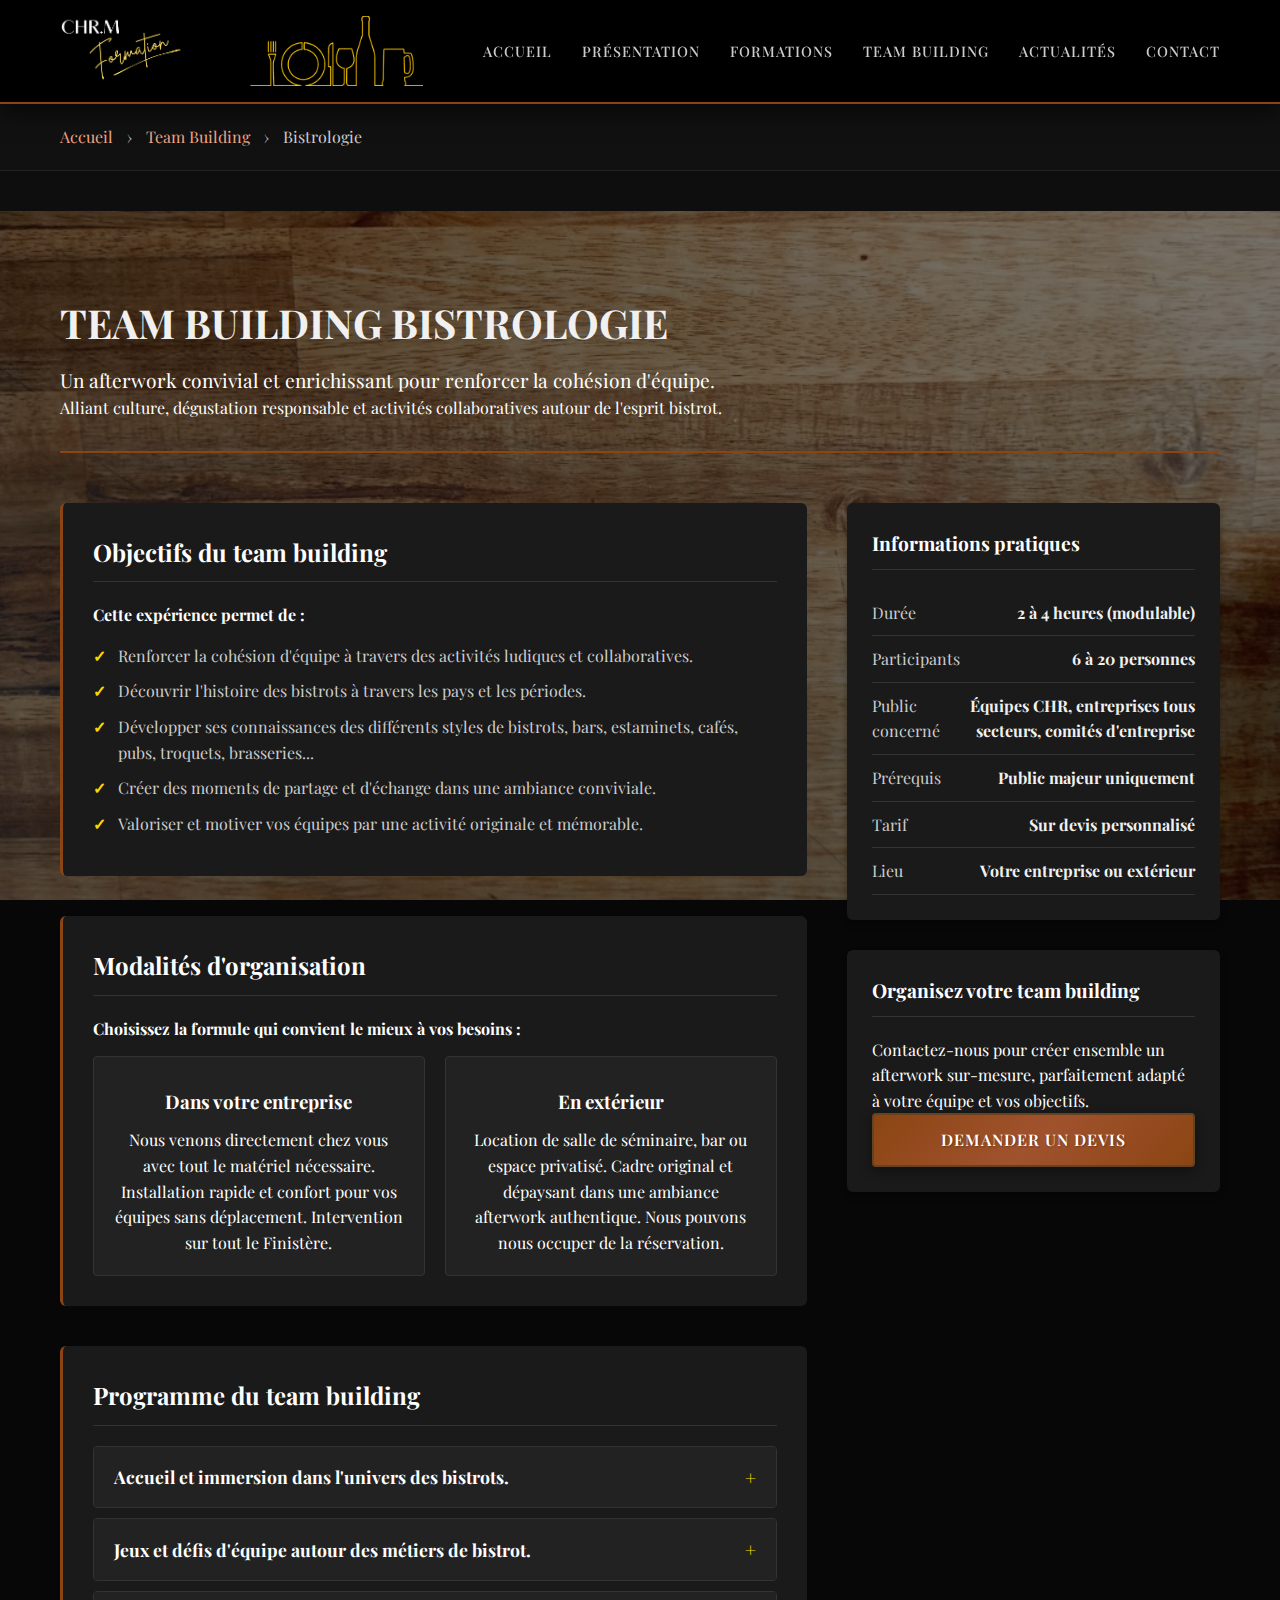
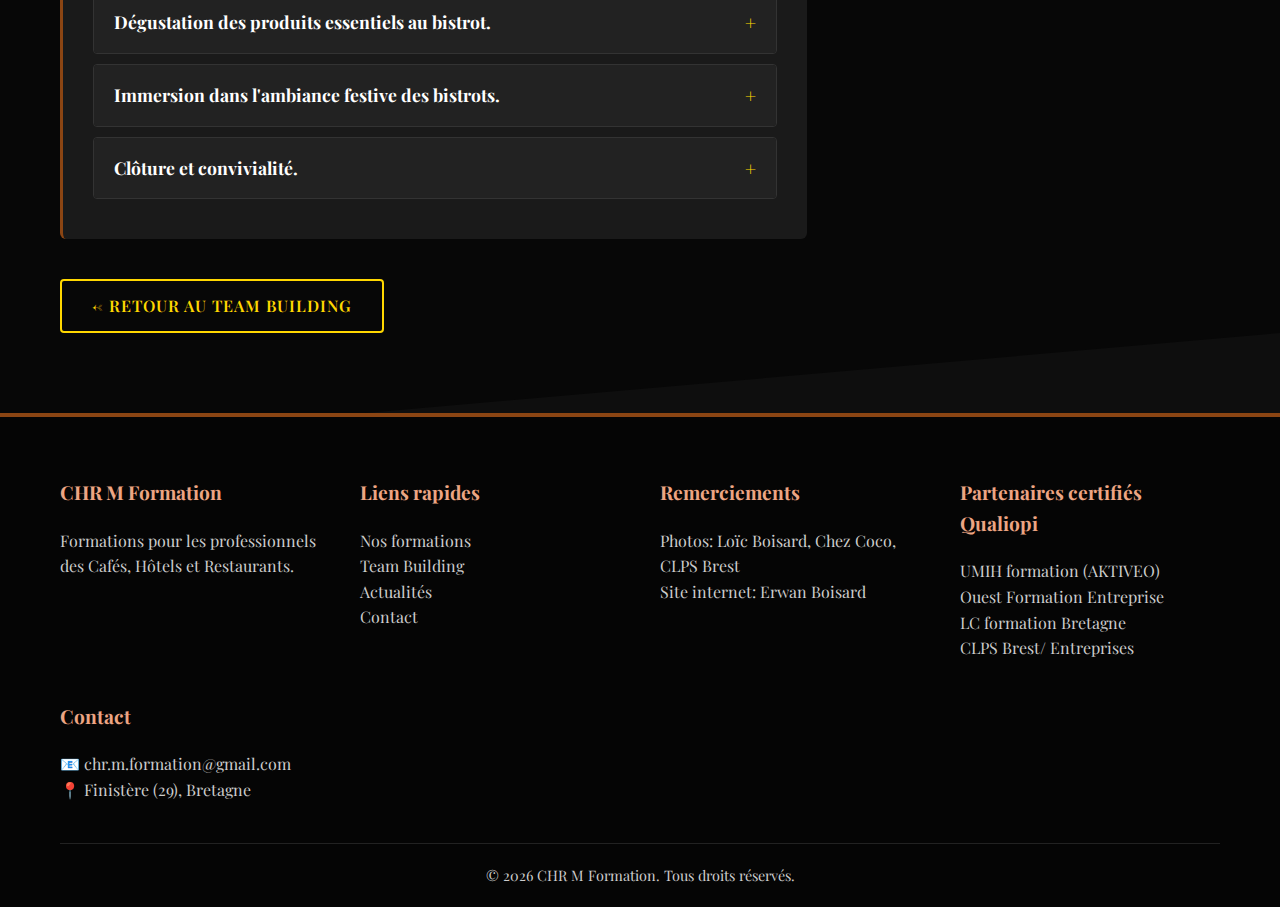
<file: tb1.html>
<!DOCTYPE html>
<html lang="fr">

<head>
    <meta charset="UTF-8">
    <meta name="viewport" content="width=device-width, initial-scale=1.0">
    <title>Team Building Bistrologie | CHR M Formation</title>
    <link rel="stylesheet" href="styles.css">
</head>

<body>
    <!-- Navigation -->
    <div id="header-placeholder"></div>

    <!-- Breadcrumb -->
    <div class="breadcrumb">
        <div class="container">
            <a href="index.html">Accueil</a>
            <span class="separator">›</span>
            <a href="index.html#team-building">Team Building</a>
            <span class="separator">›</span>
            <span>Bistrologie</span>
        </div>
    </div>

    <!-- Formation Detail -->
    <section class="formation-detail section section-wood">
        <div class="container">
            <div class="formation-header">
                <div class="formation-title-block">
                    <h1>TEAM BUILDING BISTROLOGIE</h1>
                    <p class="formation-subtitle">Un afterwork convivial et enrichissant pour renforcer la cohésion d'équipe.</p>
                    <p class="formation-description">Alliant culture, dégustation responsable et activités collaboratives autour de l'esprit bistrot.</p>
                </div>
            </div>

            <div class="formation-content-grid">
                <!-- Colonne principale -->
                <div class="formation-main">
                    <!-- Objectifs -->
                    <div class="content-block">
                        <h2>Objectifs du team building</h2>
                        <p class="intro-text">Cette expérience permet de :</p>
                        <ul class="objectives-list">
                            <li>Renforcer la cohésion d'équipe à travers des activités ludiques et collaboratives.</li>
                            <li>Découvrir l'histoire des bistrots à travers les pays et les périodes.</li>
                            <li>Développer ses connaissances des différents styles de bistrots, bars, estaminets, cafés, pubs, troquets, brasseries...</li>
                            <li>Créer des moments de partage et d'échange dans une ambiance conviviale.</li>
                            <li>Valoriser et motiver vos équipes par une activité originale et mémorable.</li>
                        </ul>
                    </div>

                    <!-- Déroulement -->
                    <div class="content-block">
                        <h2>Modalités d'organisation</h2>
                        <p class="intro-text">Choisissez la formule qui convient le mieux à vos besoins :</p>
                        <div class="option-cards">
                            <div class="option-card">
                                <h3>Dans votre entreprise</h3>
                                <p>Nous venons directement chez vous avec tout le matériel nécessaire. Installation rapide et confort pour vos équipes sans déplacement. Intervention sur tout le Finistère.</p>
                            </div>
                            <div class="option-card">
                                <h3>En extérieur</h3>
                                <p>Location de salle de séminaire, bar ou espace privatisé. Cadre original et dépaysant dans une ambiance afterwork authentique. Nous pouvons nous occuper de la réservation.</p>
                            </div>
                        </div>
                    </div>

                    <!-- Programme -->
                    <div class="content-block">
                        <h2>Programme du team building</h2>
                        <div class="program-accordion">

                            <!-- Accordéon 1 -->
                            <div class="accordion-item">
                                <div class="accordion-header">
                                    <h3>Accueil et immersion dans l'univers des bistrots.</h3>
                                    <span class="accordion-icon">+</span>
                                </div>
                                <div class="accordion-content">
                                    <p>Mot d'accueil et présentation de la session. Introduction à l'histoire des bistrots. Constitution d'équipes pour des challenges ludiques. "Bistrot Quizz" décalé et décontracté pour créer une dynamique de groupe.</p>
                                </div>
                            </div>

                            <!-- Accordéon 2 -->
                            <div class="accordion-item">
                                <div class="accordion-header">
                                    <h3>Jeux et défis d'équipe autour des métiers de bistrot.</h3>
                                    <span class="accordion-icon">+</span>
                                </div>
                                <div class="accordion-content">
                                    <p>Imaginez et créez la présentation de menu sur l'ardoise, la plus alléchante. Challenge créatif pour imaginer la plus belle planche apéro. Exercices d'agilité avec courses de dressage de tables, débarrassage au plateau, prise et envoi de commandes.</p>
                                </div>
                            </div>

                            <!-- Accordéon 3 -->
                            <div class="accordion-item">
                                <div class="accordion-header">
                                    <h3>Dégustation des produits essentiels au bistrot.</h3>
                                    <span class="accordion-icon">+</span>
                                </div>
                                <div class="accordion-content">
                                    <p>Mini-atelier sensoriel de reconnaissance à l'aveugle, de différents types de bières, vins, et différents mets. Consommation responsable et échanges autour de "brêves de comptoir".</p>
                                </div>
                            </div>

                            <!-- Accordéon 4 -->
                            <div class="accordion-item">
                                <div class="accordion-header">
                                    <h3>Immersion dans l'ambiance festive des bistrots.</h3>
                                    <span class="accordion-icon">+</span>
                                </div>
                                <div class="accordion-content">
                                    <p>"Blind test Musical" pour partager l'esprit guinguette et concert des bistrots. Faites parler vos connaissances en matière de chanson française, de reaggeton, de folk celtic, de funk ... Irez-vous jusqu'à un déhanchement latino, une démonstration de valse ou de rock, pour faire gagner des points à votre équipe ?</p>
                                </div>
                            </div>

                            <!-- Accordéon 5 -->
                            <div class="accordion-item">
                                <div class="accordion-header">
                                    <h3>Clôture et convivialité.</h3>
                                    <span class="accordion-icon">+</span>
                                </div>
                                <div class="accordion-content">
                                    <p>Remise des récompenses aux vainqueurs des défis. Débriefing et partage des découvertes de la session. Moment d'échange libre et convivial entre participants.</p>
                                </div>
                            </div>

                        </div>
                    </div>

                </div>

                <!-- Sidebar -->
                <aside class="formation-sidebar">
                    <!-- Informations clés -->
                    <div class="info-card">
                        <h3>Informations pratiques</h3>
                        <div class="info-item">
                            <span class="info-label">Durée</span>
                            <span class="info-value">2 à 4 heures (modulable)</span>
                        </div>
                        <div class="info-item">
                            <span class="info-label">Participants</span>
                            <span class="info-value">6 à 20 personnes</span>
                        </div>
                        <div class="info-item">
                            <span class="info-label">Public concerné</span>
                            <span class="info-value">Équipes CHR, entreprises tous secteurs, comités d'entreprise</span>
                        </div>
                        <div class="info-item">
                            <span class="info-label">Prérequis</span>
                            <span class="info-value">Public majeur uniquement</span>
                        </div>
                        <div class="info-item">
                            <span class="info-label">Tarif</span>
                            <span class="info-value">Sur devis personnalisé</span>
                        </div>
                        <div class="info-item">
                            <span class="info-label">Lieu</span>
                            <span class="info-value">Votre entreprise ou extérieur</span>
                        </div>
                    </div>

                    <!-- CTA Contact -->
                    <div class="cta-card">
                        <h3>Organisez votre team building</h3>
                        <p>Contactez-nous pour créer ensemble un afterwork sur-mesure, parfaitement adapté à votre équipe et vos objectifs.</p>
                        <a href="index.html#contact" class="btn btn-primary btn-block btn-wood">Demander un devis</a>
                    </div>

                </aside>
            </div>

            <!-- Bouton retour -->
            <div class="back-button-container">
                <a href="index.html#team-building" class="btn btn-secondary">← Retour au team building</a>
            </div>
        </div>
        <div class="section-divider section-divider-right"></div>
    </section>

    <!-- Footer -->
    <div id="footer-placeholder"></div>

    <script src="script.js"></script>
</body>

</html>
</file>
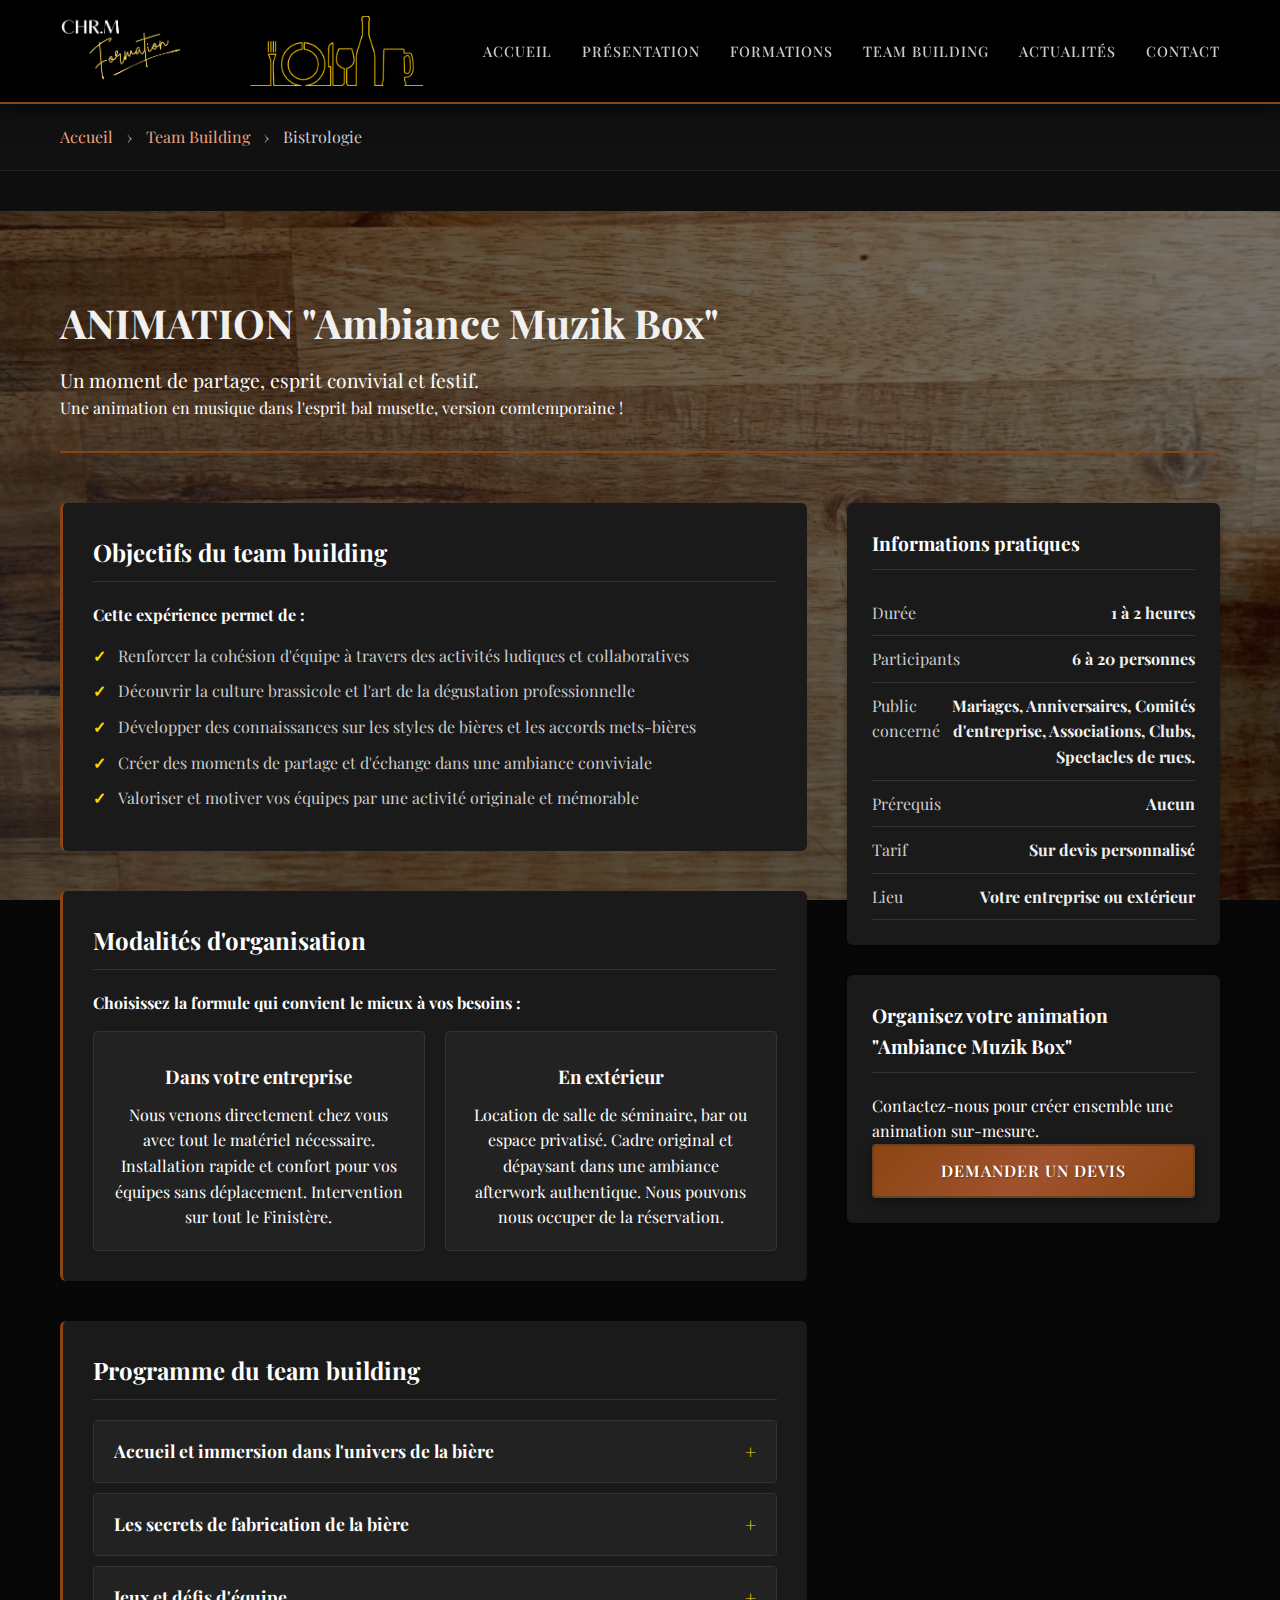
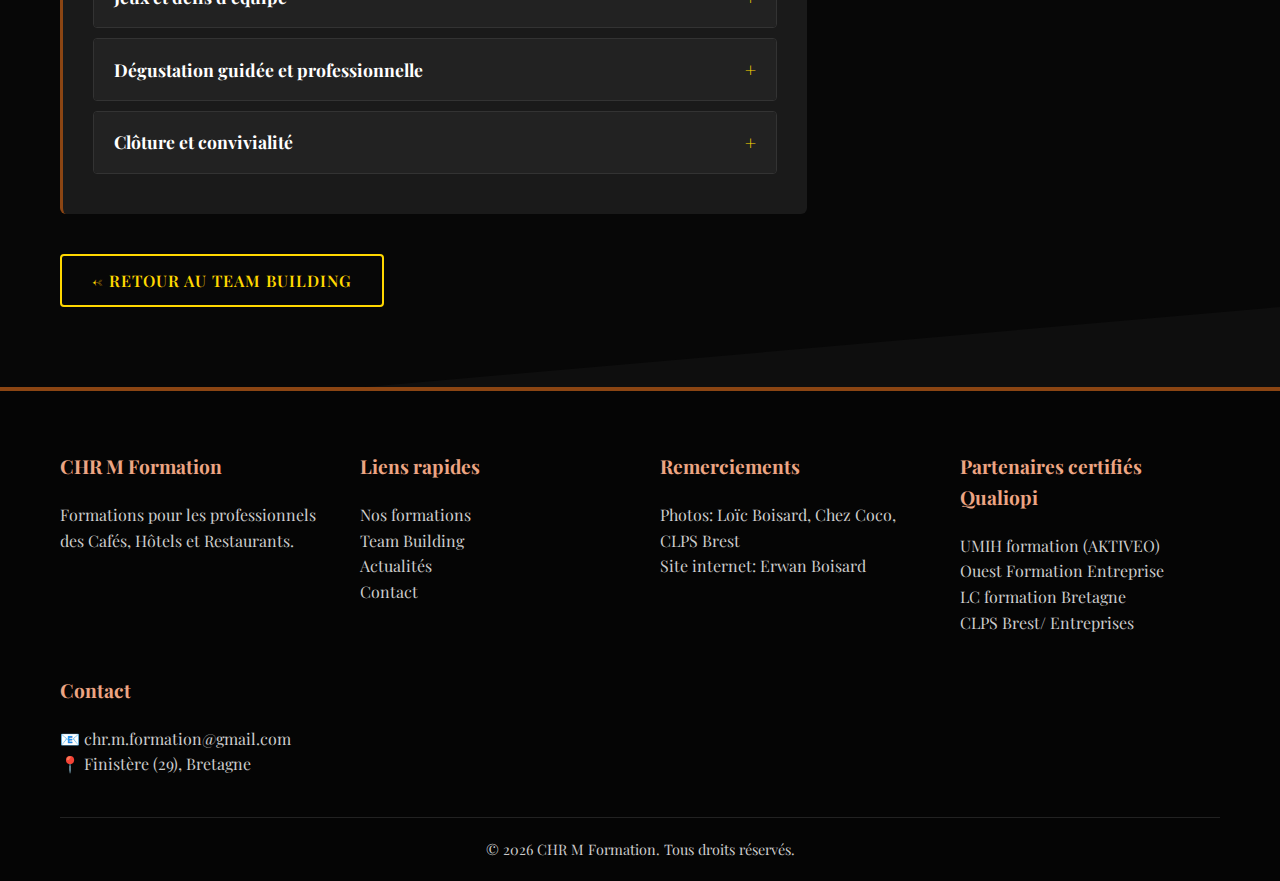
<file: tb2.html>
<!DOCTYPE html>
<html lang="fr">

<head>
    <meta charset="UTF-8">
    <meta name="viewport" content="width=device-width, initial-scale=1.0">
    <title>Team Building Bistrologie | CHR M Formation</title>
    <link rel="stylesheet" href="styles.css">
</head>

<body>
    <!-- Navigation -->
    <div id="header-placeholder"></div>

    <!-- Breadcrumb -->
    <div class="breadcrumb">
        <div class="container">
            <a href="index.html">Accueil</a>
            <span class="separator">›</span>
            <a href="index.html#team-building">Team Building</a>
            <span class="separator">›</span>
            <span>Bistrologie</span>
        </div>
    </div>

    <!-- Formation Detail -->
    <section class="formation-detail section section-wood">
        <div class="container">
            <div class="formation-header">
                <div class="formation-title-block">
                    <h1>ANIMATION "Ambiance Muzik Box"</h1>
                    <p class="formation-subtitle">Un moment de partage, esprit convivial et festif.</p>
                    <p class="formation-description">Une animation en musique dans l'esprit bal musette, version comtemporaine !</p>
                </div>
            </div>

            <div class="formation-content-grid">
                <!-- Colonne principale -->
                <div class="formation-main">
                    <!-- Objectifs -->
                    <div class="content-block">
                        <h2>Objectifs du team building</h2>
                        <p class="intro-text">Cette expérience permet de :</p>
                        <ul class="objectives-list">
                            <li>Renforcer la cohésion d'équipe à travers des activités ludiques et collaboratives</li>
                            <li>Découvrir la culture brassicole et l'art de la dégustation professionnelle</li>
                            <li>Développer des connaissances sur les styles de bières et les accords mets-bières</li>
                            <li>Créer des moments de partage et d'échange dans une ambiance conviviale</li>
                            <li>Valoriser et motiver vos équipes par une activité originale et mémorable</li>
                        </ul>
                    </div>

                    <!-- Déroulement -->
                    <div class="content-block">
                        <h2>Modalités d'organisation</h2>
                        <p class="intro-text">Choisissez la formule qui convient le mieux à vos besoins :</p>
                        <div class="option-cards">
                            <div class="option-card">
                                <h3>Dans votre entreprise</h3>
                                <p>Nous venons directement chez vous avec tout le matériel nécessaire. Installation rapide et confort pour vos équipes sans déplacement. Intervention sur tout le Finistère.</p>
                            </div>
                            <div class="option-card">
                                <h3>En extérieur</h3>
                                <p>Location de salle de séminaire, bar ou espace privatisé. Cadre original et dépaysant dans une ambiance afterwork authentique. Nous pouvons nous occuper de la réservation.</p>
                            </div>
                        </div>
                    </div>

                    <!-- Programme -->
                    <div class="content-block">
                        <h2>Programme du team building</h2>
                        <div class="program-accordion">

                            <!-- Accordéon 1 -->
                            <div class="accordion-item">
                                <div class="accordion-header">
                                    <h3>Accueil et immersion dans l'univers de la bière</h3>
                                    <span class="accordion-icon">+</span>
                                </div>
                                <div class="accordion-content">
                                    <p>Mot d'accueil et présentation de la session. Introduction à l'histoire fascinante de la bière à travers les civilisations, de Mésopotamie à nos jours. Découverte de la popularité mondiale et de la révolution craft. Quiz interactif pour briser la glace et créer une dynamique de groupe.</p>
                                </div>
                            </div>

                            <!-- Accordéon 2 -->
                            <div class="accordion-item">
                                <div class="accordion-header">
                                    <h3>Les secrets de fabrication de la bière</h3>
                                    <span class="accordion-icon">+</span>
                                </div>
                                <div class="accordion-content">
                                    <p>Comprendre les 4 ingrédients magiques (eau, malt, houblon, levure) et leur rôle dans le goût final. Découverte du processus de brassage et des différents types de fermentation. Atelier sensoriel pour sentir et toucher les ingrédients. Mini-atelier de reconnaissance des différents types de malts et houblons.</p>
                                </div>
                            </div>

                            <!-- Accordéon 3 -->
                            <div class="accordion-item">
                                <div class="accordion-header">
                                    <h3>Jeux et défis d'équipe</h3>
                                    <span class="accordion-icon">+</span>
                                </div>
                                <div class="accordion-content">
                                    <p>Constitution d'équipes pour des challenges ludiques : blind test des arômes pour identifier les notes dominantes, quiz biérologie sur les connaissances acquises, challenge créatif pour imaginer la bière parfaite de votre équipe, défi des styles pour associer bières et caractéristiques. Récompense pour l'équipe gagnante.</p>
                                </div>
                            </div>

                            <!-- Accordéon 4 -->
                            <div class="accordion-item">
                                <div class="accordion-header">
                                    <h3>Dégustation guidée et professionnelle</h3>
                                    <span class="accordion-icon">+</span>
                                </div>
                                <div class="accordion-content">
                                    <p>Découverte de 4 à 6 styles de bières sélectionnées (Blonde, Ambrée, Brune, IPA, Stout, Blanche). Méthode de dégustation professionnelle avec analyse visuelle, olfactive et gustative. Apprentissage du vocabulaire du dégustateur et des accords mets-bières. Conseils de service et conservation. Livret de dégustation fourni pour prendre des notes. Dégustation responsable en petites quantités avec possibilité de cracher.</p>
                                </div>
                            </div>

                            <!-- Accordéon 5 -->
                            <div class="accordion-item">
                                <div class="accordion-header">
                                    <h3>Clôture et convivialité</h3>
                                    <span class="accordion-icon">+</span>
                                </div>
                                <div class="accordion-content">
                                    <p>Remise des récompenses aux vainqueurs des défis. Débriefing et partage des découvertes de la session. Moment d'échange libre et convivial entre participants. Photo de groupe souvenir et remise du kit du participant (selon option choisie).</p>
                                </div>
                            </div>

                        </div>
                    </div>

                </div>

                <!-- Sidebar -->
                <aside class="formation-sidebar">
                    <!-- Informations clés -->
                    <div class="info-card">
                        <h3>Informations pratiques</h3>
                        <div class="info-item">
                            <span class="info-label">Durée</span>
                            <span class="info-value">1 à 2 heures</span>
                        </div>
                        <div class="info-item">
                            <span class="info-label">Participants</span>
                            <span class="info-value">6 à 20 personnes</span>
                        </div>
                        <div class="info-item">
                            <span class="info-label">Public concerné</span>
                            <span class="info-value">Mariages, Anniversaires, Comités d'entreprise, Associations, Clubs, Spectacles de rues.</span>
                        </div>
                        <div class="info-item">
                            <span class="info-label">Prérequis</span>
                            <span class="info-value">Aucun</span>
                        </div>
                        <div class="info-item">
                            <span class="info-label">Tarif</span>
                            <span class="info-value">Sur devis personnalisé</span>
                        </div>
                        <div class="info-item">
                            <span class="info-label">Lieu</span>
                            <span class="info-value">Votre entreprise ou extérieur</span>
                        </div>
                    </div>

                    <!-- CTA Contact -->
                    <div class="cta-card">
                        <h3>Organisez votre animation "Ambiance Muzik Box"</h3>
                        <p>Contactez-nous pour créer ensemble une animation sur-mesure.</p>
                        <a href="index.html#contact" class="btn btn-primary btn-block btn-wood">Demander un devis</a>
                    </div>

                </aside>
            </div>

            <!-- Bouton retour -->
            <div class="back-button-container">
                <a href="index.html#team-building" class="btn btn-secondary">← Retour au team building</a>
            </div>
        </div>
        <div class="section-divider section-divider-right"></div>
    </section>

    <!-- Footer -->
    <div id="footer-placeholder"></div>

    <script src="script.js"></script>
</body>

</html>
</file>
<file: styles.css>
/* styles.css */

/* ==========================================
   VARIABLES ET RESET - STYLE "DARK WOOD"
   ========================================== */

:root {
    /* Palette sombre et bois */
    --color-bg: #0e0e0e;
    /* Fond général très sombre */
    --color-bg-card: #1a1a1a;
    /* Fond des cartes */
    --color-bg-light: #ffffff;
    /* Fond blanc pour cartes claires */
    --color-bg-warm: #202020;
    /* Fond chaud clair */
    --color-bg-info: #202020;
    /* Fond bleu clair pour infos */
    --color-bg-warning: #202020;
    /* Fond orange clair pour avertissements */
    --color-bg-success: #202020;
    /* Fond vert clair pour succès */
    --color-bg-gray-light: #f5f5f5;
    /* Fond gris très clair */
    --color-bg-dark-subtle: #101010;
    /* Fond sombre subtil */

    --color-text: #f0f0f0;
    /* Texte principal blanc cassé */
    --color-text-muted: #cccccc;
    /* Texte secondaire */
    --color-text-dark: #333333;
    /* Texte sombre pour fonds clairs */
    --color-text-light: #d8d8d8;
    /* Texte clair pour fonds sombres */

    --color-wood: #8B4513;
    /* Marron bois (SaddleBrown) */
    --color-wood-dark: #5e2f0d;
    /* Bois foncé pour hover/active */
    --color-wood-light: #eda583;
    /* Bois clair (Sienna) */

    --color-accent: #FFD700;
    /* Jaune/Or pour les touches */
    --color-highlight: #ffebb5;
    /* Jaune très clair pour les reflets */

    --color-primary: #8B4513;
    /* Alias pour color-wood */
    --color-primary-dark: #5e2f0d;
    /* Alias pour color-wood-dark */
    --color-secondary: #3d5a4f;
    /* Vert foncé secondaire */
    --color-gray: #999999;
    /* Gris moyen */
    --color-warm: #363636;
    /* Alias pour bg-warm */

    --font-primary: 'Playfair Display', 'Segoe UI', Tahoma, Geneva, Verdana, sans-serif;
    --transition: all 0.3s ease;

    /* Ombres */
    --shadow-soft: 0 4px 6px rgba(0, 0, 0, 0.3);
    --shadow-strong: 0 10px 20px rgba(0, 0, 0, 0.5);
    --shadow-sm: 0 2px 4px rgba(0, 0, 0, 0.2);
    --shadow-md: 0 4px 8px rgba(0, 0, 0, 0.3);
}

* {
    margin: 0;
    padding: 0;
    box-sizing: border-box;
}

html {
    scroll-behavior: smooth;
}

body {
    font-family: var(--font-primary);
    color: var(--color-text);
    background-color: var(--color-bg);
    line-height: 1.6;
}

/* ==========================================
   UTILITAIRES
   ========================================== */

.container {
    max-width: 1200px;
    margin: 0 auto;
    padding: 0 20px;
}

.section {
    padding: 80px 0;
}

.section-title {
    font-size: 2.5rem;
    text-align: center;
    margin-bottom: 50px;
    color: var(--color-wood-light);
    position: relative;
    padding-bottom: 20px;
    text-transform: uppercase;
    letter-spacing: 2px;
    font-weight: 700;
}

.section-title::after {
    content: '';
    position: absolute;
    bottom: 0;
    left: 50%;
    transform: translateX(-50%);
    width: 100px;
    height: 3px;
    background: var(--color-accent);
}

/* ==========================================
   BOUTONS
   ========================================== */

.btn {
    display: inline-block;
    padding: 12px 30px;
    border-radius: 4px;
    /* Coins légèrement arrondis */
    text-decoration: none;
    font-weight: 600;
    transition: var(--transition);
    border: 2px solid transparent;
    cursor: pointer;
    font-size: 1rem;
    text-transform: uppercase;
    letter-spacing: 1px;
    text-align: center;
}

.btn-primary {
    background-color: var(--color-wood);
    color: var(--color-text);
    border-color: var(--color-wood);
}

.btn-primary:hover {
    background-color: var(--color-wood-light);
    border-color: var(--color-wood-light);
    color: #fff;
    transform: translateY(-2px);
    box-shadow: 0 0 10px rgba(255, 215, 0, 0.2);
}

.btn-secondary {
    background-color: transparent;
    color: var(--color-accent);
    border-color: var(--color-accent);
}

.btn-secondary:hover {
    background-color: var(--color-accent);
    color: var(--color-bg);
    transform: translateY(-2px);
}

.btn-block {
    display: block;
    width: 100%;
}

/* ==========================================
   NAVIGATION
   ========================================== */

.navbar {
    background-color: #000000;
    padding: 1rem 0;
    position: sticky;
    top: 0;
    z-index: 1000;
    border-bottom: 2px solid var(--color-wood);
    box-shadow: var(--shadow-strong);
}

.navbar .container {
    display: flex;
    justify-content: space-between;
    align-items: center;
}

.logo {
    font-size: 1.5rem;
    font-weight: bold;
    color: var(--color-text);
    text-transform: uppercase;
    letter-spacing: 2px;
    text-decoration: none;
}

.logo-img {
    height: 70px; /* ajuste selon ton header */
    width: auto;
    display: block;
}


.logo span {
    color: var(--color-accent);
}

.nav-menu {
    display: flex;
    list-style: none;
    gap: 30px;
}

.nav-link {
    color: var(--color-text-muted);
    text-decoration: none;
    font-weight: 500;
    transition: var(--transition);
    position: relative;
    text-transform: uppercase;
    font-size: 0.9rem;
    letter-spacing: 1px;
}

.nav-link::after {
    content: '';
    position: absolute;
    bottom: -5px;
    left: 0;
    width: 0;
    height: 2px;
    background: var(--color-accent);
    transition: var(--transition);
}

.nav-link:hover,
.nav-link.active {
    color: var(--color-accent);
}

.nav-link:hover::after,
.nav-link.active::after {
    width: 100%;
}

.burger {
    display: none;
    flex-direction: column;
    cursor: pointer;
    gap: 5px;
}

.burger span {
    width: 25px;
    height: 3px;
    background-color: var(--color-accent);
    transition: var(--transition);
}

/* ==========================================
   HERO SECTION
   ========================================== */
.hero {
    position: relative;          /* Nécessaire pour le positionnement absolu du carrousel */
    min-height: 100vh;            /* Prend toute la hauteur de l'écran */
    display: flex;
    background: linear-gradient(rgba(0, 0, 0, 0.7), rgba(0, 0, 0, 0.7)), url('images/hero-bg.jpg');
    align-items: center;
    justify-content: center;
    color: var(--color-text);
    border-bottom: 4px solid var(--color-wood);
    overflow: hidden;             /* Empêche tout débordement */
    text-align: center;
}

.hero-title {
    font-size: 3.5rem;
    margin-bottom: 20px;
    color: var(--color-text);
    text-transform: uppercase;
    letter-spacing: 3px;
    text-shadow: 2px 2px 4px #000;
}

.hero-subtitle {
    font-size: 1.3rem;
    margin-bottom: 40px;
    color: var(--color-text-muted);
    max-width: 800px;
    margin-left: auto;
    margin-right: auto;
}

.hero-content {
    display: flex;
    flex-direction: column;
    align-items: center;
    justify-content: center;
    text-align: center;
}

.hero-logo {
    max-width: 555px;
    width: 100%;
    height: auto;
    margin-bottom: 24px;
}

/* Responsive */
@media (max-width: 768px) {
    .hero-logo {
        max-width: 280px;
    }
}

/* ==========================================
   SECTION PRÉSENTATION
   ========================================== */

.about-content {
    display: grid;
    grid-template-columns: 1fr 2fr;
    gap: 50px;
    align-items: center;
}

.profile-img {
    width: 100%;
    max-width: 350px;
    border-radius: 4px;
    border: 3px solid var(--color-wood);
    box-shadow: var(--shadow-strong);
}

.about-text p {
    margin-bottom: 20px;
    color: var(--color-text-muted);
    font-size: 1.05rem;
}

/* ==========================================
   SECTION FORMATIONS (GRID)
   ========================================== */

/* Styles pour .formation-icon-img déplacés vers la section "ICÔNES IMAGES DANS LES CARDS FORMATION" (ligne ~1358) */

.formations-grid {
    display: grid;
    grid-template-columns: repeat(auto-fit, minmax(300px, 1fr));
    gap: 30px;
}

.formation-card {
    position: relative;
    height: 250px;
    border: 3px solid #a7a408a6;
    border-radius: 12px;
    overflow: hidden;
    cursor: pointer;
    transition: var(--transition);
    box-shadow: var(--shadow-soft);
}


.formation-card:hover {
    transform: translateY(-10px);
    box-shadow: var(--shadow-strong);
}

/* Image de fond de la carte */
.formation-bg {
    position: absolute;
    top: 0;
    left: 0;
    width: 100%;
    height: 100%;
    background-size: cover;
    background-position: center;
    transition: transform 0.5s ease;
}

.formation-card:hover .formation-bg {
    transform: scale(1.1);
}

/* Overlay sombre sur l'image */
.formation-bg::after {
    content: '';
    position: absolute;
    top: 0;
    left: 0;
    width: 100%;
    height: 100%;
    background: linear-gradient(to bottom,
            rgba(0, 0, 0, 0.3) 0%,
            rgba(0, 0, 0, 0.7) 100%);
    transition: background 0.3s ease;
}

.formation-card:hover .formation-bg::after {
    background: linear-gradient(to bottom,
            rgba(139, 69, 19, 0.4) 0%,
            rgba(0, 0, 0, 0.85) 100%);
}

/* Contenu de la carte */
.formation-content {
    position: relative;
    z-index: 2;
    height: 100%;
    display: flex;
    flex-direction: column;
    justify-content: flex-end;
    padding: 30px;
    color: white;
}

.formation-card h3 {
    color: white;
    font-size: 1.5rem;
    margin-bottom: 10px;
    text-shadow: 2px 2px 4px rgba(0, 0, 0, 0.8);
}

.formation-card p {
    color: rgba(255, 255, 255, 0.9);
    margin-bottom: 20px;
    font-size: 1rem;
    text-shadow: 1px 1px 3px rgba(0, 0, 0, 0.8);
}

/* Description détaillée (cachée par défaut) */
.formation-details {
    max-height: 0;
    overflow: hidden;
    transition: max-height 0.4s ease;
    margin-bottom: 15px;
}

.formation-card:hover .formation-details {
    max-height: 200px;
}

.formation-details p {
    font-size: 0.9rem;
    line-height: 1.6;
    color: rgba(255, 255, 255, 0.85);
}

/* Bouton "En savoir plus" */
.formation-card .btn {
    align-self: flex-start;
    opacity: 0;
    transform: translateY(10px);
    transition: all 0.3s ease;
}

.formation-card:hover .btn {
    opacity: 1;
    transform: translateY(0);
}

/* ==========================================
   ANCIENS STYLES (pour compatibilité)
   ========================================== */

/* Suppression de l'ancien style d'icône emoji */
.formation-icon {
    font-size: 3rem;
    margin-bottom: 20px;
    /* On retire les emojis si demandé, ou on les garde si c'était juste le style "dessin" */
    /* Pour l'instant on garde les emoji unicode, c'est pas vraiment du "dessin" */
}

.formation-card h3 {
    color: var(--color-text);
    margin-bottom: 10px;
    font-size: 1.4rem;
}

.formation-card p {
    color: var(--color-text-muted);
    margin-bottom: 25px;
}

/* SUPPRIMÉ - Définition dupliquée déplacée plus bas */


/* ==========================================
   PAGE DÉTAIL FORMATION
   ========================================== */

.breadcrumb {
    padding: 20px 0;
    background-color: #111;
    border-bottom: 1px solid #222;
    margin-bottom: 40px;
}

.breadcrumb a {
    color: var(--color-wood-light);
    text-decoration: none;
}

.breadcrumb span {
    color: var(--color-text-muted);
}

.separator {
    margin: 0 10px;
    color: var(--color-text-muted);
}

.formation-header {
    display: flex;
    align-items: center;
    gap: 30px;
    margin-bottom: 50px;
    border-bottom: 2px solid var(--color-wood);
    padding-bottom: 30px;
}

.formation-icon-large {
    font-size: 4rem;
    background-color: var(--color-bg-card);
    padding: 20px;
    border-radius: 50%;
    border: 2px solid var(--color-wood);
}

.formation-title-block h1 {
    font-size: 2.5rem;
    color: var(--color-text);
    margin-bottom: 10px;
}

.formation-ref {
    color: var(--color-accent);
    font-weight: bold;
    text-transform: uppercase;
    font-size: 0.9rem;
    letter-spacing: 1px;
    display: block;
    margin-bottom: 5px;
}

.formation-subtitle {
    color: var(--color-text-muted);
    font-size: 1.2rem;
}

.formation-content-grid {
    display: grid;
    grid-template-columns: 2fr 1fr;
    gap: 40px;
}

.content-block {
    margin-bottom: 40px;
    background-color: var(--color-bg-card);
    padding: 30px;
    border-radius: 6px;
    border-left: 3px solid var(--color-wood);
}

.content-block h2 {
    color: var(--color-wood-light);
    margin-bottom: 20px;
    font-size: 1.5rem;
    border-bottom: 1px solid #333;
    padding-bottom: 10px;
}

.intro-text {
    font-weight: bold;
    margin-bottom: 15px;
    color: var(--color-text);
}

.objectives-list,
.program-list {
    list-style: none;
}

.objectives-list li {
    position: relative;
    padding-left: 25px;
    margin-bottom: 10px;
    color: var(--color-text-muted);
}

.objectives-list li::before {
    content: '✓';
    position: absolute;
    left: 0;
    color: var(--color-accent);
    font-weight: bold;
}

/* Accordéon Programme */
.accordion-item {
    margin-bottom: 10px;
    border: 1px solid #333;
    border-radius: 4px;
    overflow: hidden;
}

.accordion-header {
    background-color: #222;
    padding: 15px 20px;
    cursor: pointer;
    display: flex;
    justify-content: space-between;
    align-items: center;
    transition: var(--transition);
}

.accordion-header:hover {
    background-color: #2a2a2a;
}

.accordion-header h3,
.accordion-header h4 {
    margin: 0;
    font-size: 1.1rem;
    color: var(--color-text);
}

.accordion-icon {
    color: var(--color-accent);
    font-weight: bold;
    font-size: 1.2rem;
}

.accordion-content {
    /* Cache par défaut via JS ou CSS si pas de JS, ici on laisse visible ou on gère */
    /* Pour simplifier en CSS pur on pourrait utiliser details/summary mais ici c'est div */
    /* On assume que le JS gère le display ou max-height */
    display: none;
    padding: 20px;
    background-color: #1a1a1a;
    border-top: 1px solid #333;
    color: var(--color-text-muted);
}

.accordion-content.active {
    display: block;
}

/* Options cartes */
.option-cards {
    display: grid;
    grid-template-columns: 1fr 1fr;
    gap: 20px;
}

.option-card {
    background-color: #222;
    padding: 20px;
    border-radius: 4px;
    text-align: center;
    border: 1px solid #333;
}

.option-card h3,
.option-card h4 {
    color: var(--color-wood-light);
    margin: 10px 0;
}

/* Sidebar */
.info-card,
.cta-card,
.related-card {
    background-color: var(--color-bg-card);
    padding: 25px;
    border-radius: 6px;
    margin-bottom: 30px;
    box-shadow: var(--shadow-soft);
}

.info-card h3,
.cta-card h3,
.related-card h3,
.cta-card h4 {
    color: var(--color-wood-light);
    margin-bottom: 20px;
    font-size: 1.2rem;
    border-bottom: 1px solid #333;
    padding-bottom: 10px;
}

.info-item {
    display: flex;
    justify-content: space-between;
    padding: 10px 0;
    border-bottom: 1px solid #333;
}

.info-label {
    color: var(--color-text-muted);
}

.info-value {
    color: var(--color-text);
    font-weight: bold;
    text-align: right;
}

.related-list {
    list-style: none;
}

.related-list li {
    margin-bottom: 10px;
}

.related-list a {
    color: var(--color-accent);
    text-decoration: none;
    transition: var(--transition);
}

.related-list a:hover {
    color: var(--color-wood-light);
    padding-left: 5px;
}

/* ==========================================
   ACTUALITÉS & CONTACT
   ========================================== */

.actualite-card {
    background-color: var(--color-bg-card);
    padding: 25px;
    border-left: 4px solid var(--color-wood);
    border-radius: 4px;
}

.actualite-date {
    color: var(--color-accent);
    font-size: 0.9rem;
    margin-bottom: 10px;
    font-weight: bold;
}

.contact-form {
    background-color: var(--color-bg-card);
    padding: 40px;
    border-radius: 6px;
    border-top: 4px solid var(--color-wood);
}

.form-group {
    margin-bottom: 20px;
}

.form-group label {
    display: block;
    margin-bottom: 8px;
    color: var(--color-text);
}

.form-group input,
.form-group select,
.form-group textarea {
    width: 100%;
    padding: 12px;
    background-color: #2a2a2a;
    border: 1px solid #444;
    color: var(--color-text);
    border-radius: 4px;
}

.form-group input:focus,
.form-group select:focus,
.form-group textarea:focus {
    outline: none;
    border-color: var(--color-accent);
}

/* ==========================================
   FOOTER
   ========================================== */

.footer {
    background-color: #050505;
    padding: 60px 0 20px;
    border-top: 4px solid var(--color-wood);
    color: var(--color-text-muted);
}

.footer-content {
    display: grid;
    grid-template-columns: repeat(auto-fit, minmax(250px, 1fr));
    gap: 40px;
    margin-bottom: 40px;
}

.footer-section h3,
.footer-section h4 {
    color: var(--color-wood-light);
    margin-bottom: 20px;
    font-size: 1.2rem;
}

.footer-links {
    list-style: none;
}

.footer-links li a,
.footer-section p a {
    color: var(--color-text-muted);
    text-decoration: none;
    transition: var(--transition);
}

.footer-links li a:hover,
.footer-section p a:hover {
    color: var(--color-accent);
}

.footer-bottom {
    text-align: center;
    border-top: 1px solid #222;
    padding-top: 20px;
    font-size: 0.9rem;
}

/* ==========================================
   RESPONSIVE
   ========================================== */

@media (max-width: 768px) {
    .nav-menu {
        position: fixed;
        right: -100%;
        top: 70px;
        /* hauteur navbar */
        flex-direction: column;
        background-color: #000;
        width: 100%;
        text-align: center;
        transition: 0.3s;
        box-shadow: 0 10px 10px rgba(0, 0, 0, 0.5);
        padding: 20px 0;
    }

    .nav-menu.active {
        right: 0;
    }

    .logo {
        z-index: 1001;
        /* Pour rester au dessus si besoin */
    }

    .burger {
        display: flex;
    }

    .formation-content-grid {
        grid-template-columns: 1fr;
    }

    .formation-header {
        flex-direction: column;
        text-align: center;
    }

    .about-content {
        grid-template-columns: 1fr;
    }
}

/* ==========================================
   UTILITY CLASSES FOR BACKGROUNDS & TEXT
   ========================================== */

/* Background utilities */
.bg-light {
    background: var(--color-bg-light) !important;
}

.bg-warm {
    background: var(--color-bg-warm) !important;
}

.bg-info {
    background: var(--color-bg-info) !important;
}

.bg-warning {
    background: var(--color-bg-warning) !important;
}

.bg-success {
    background: var(--color-bg-success) !important;
}

.bg-gray-light {
    background: var(--color-bg-gray-light) !important;
}

.bg-dark-subtle {
    background: var(--color-bg-dark-subtle) !important;
}

/* Text color utilities */
.text-dark {
    color: var(--color-text-dark) !important;
}

.text-light {
    color: var(--color-text-light) !important;
}

.text-white {
    color: #ffffff !important;
}

.text-muted {
    color: var(--color-text-muted) !important;
}

.text-primary {
    color: var(--color-primary) !important;
}

.text-accent {
    color: var(--color-accent) !important;
}

/* Combined card styles for light backgrounds */
.card-light {
    background: var(--color-bg-light);
    color: var(--color-text-dark);
    padding: 24px;
    border-radius: 12px;
    box-shadow: var(--shadow-sm);
}

.card-light h3,
.card-light h4 {
    color: var(--color-primary);
}

.card-light p,
.card-light ul,
.card-light li {
    color: var(--color-text-dark);
}

/* Info boxes */
.info-box {
    padding: 12px;
    border-radius: 6px;
    font-size: 0.9rem;
    margin-top: 12px;
}

.info-box-dark {
    background: var(--color-bg-dark-subtle);
    color: var(--color-text);
}

.info-box-warning {
    background: var(--color-bg-warning);
    color: var(--color-text-dark);
}

.info-box-success {
    background: var(--color-bg-success);
    color: var(--color-text-dark);
}

/* ==========================================
   TEAM BUILDING PAGE SPECIFIC STYLES
   ========================================== */

/* Timeline step badges */
.timeline-step-badge {
    flex-shrink: 0;
    width: 60px;
    height: 60px;
    border-radius: 50%;
    display: flex;
    align-items: center;
    justify-content: center;
    color: white;
    font-weight: bold;
    font-size: 1.2rem;
    box-shadow: var(--shadow-md);
}

.timeline-step-badge-1 {
    background: linear-gradient(135deg, var(--color-primary) 0%, var(--color-primary-dark) 100%);
}

.timeline-step-badge-2 {
    background: linear-gradient(135deg, var(--color-accent) 0%, #bf8040 100%);
}

.timeline-step-badge-3 {
    background: linear-gradient(135deg, var(--color-secondary) 0%, #2d4a3f 100%);
}

.timeline-step-badge-4 {
    background: linear-gradient(135deg, #FF6B6B 0%, #C92A2A 100%);
}

.timeline-step-badge-5 {
    background: linear-gradient(135deg, #845EC2 0%, #5B3A9D 100%);
}

/* Timeline content */
.timeline-content {
    flex: 1;
    padding-top: 8px;
}

.timeline-title {
    margin: 0 0 8px 0;
    color: var(--color-primary);
}

.timeline-list {
    margin: 8px 0;
    color: var(--color-text);
    line-height: 1.8;
}

/* Benefit cards */
.benefit-card {
    display: flex;
    gap: 20px;
    padding: 24px;
    background: var(--color-bg-light);
    color: var(--color-text-dark);
    border-radius: 12px;
    box-shadow: var(--shadow-sm);
}

.benefit-card-primary {
    border-left: 4px solid var(--color-primary);
}

.benefit-card-accent {
    border-left: 4px solid var(--color-accent);
}

.benefit-card-secondary {
    border-left: 4px solid var(--color-secondary);
}

.benefit-card-special {
    border-left: 4px solid #FF6B6B;
}

.benefit-icon {
    font-size: 2.5rem;
    flex-shrink: 0;
}

.benefit-title {
    color: var(--color-primary);
    margin: 0 0 8px 0;
}

.benefit-text {
    margin: 0;
    color: var(--color-text-dark);
}

/* Option cards */
.option-card-light {
    padding: 20px;
    background: var(--color-bg-light);
    color: var(--color-text-dark);
    border-radius: 12px;
    box-shadow: var(--shadow-sm);
}

.option-card-primary {
    border-left: 3px solid var(--color-primary);
}

.option-card-accent {
    border-left: 3px solid var(--color-accent);
}

.option-card-secondary {
    border-left: 3px solid var(--color-secondary);
}

.option-card-purple {
    border-left: 3px solid #845EC2;
}

.option-title {
    margin: 0 0 12px 0;
    color: var(--color-primary);
}

.option-list {
    margin: 0;
    line-height: 1.8;
    color: var(--color-text-dark);
}

/* Testimonial cards */
.testimonial-card {
    padding: 28px;
    background: var(--color-bg-light);
    color: var(--color-text-dark);
    border-radius: 12px;
    box-shadow: var(--shadow-md);
}

.testimonial-card-primary {
    border-left: 4px solid var(--color-primary);
}

.testimonial-card-secondary {
    border-left: 4px solid var(--color-secondary);
}

.testimonial-card-accent {
    border-left: 4px solid var(--color-accent);
}

.testimonial-stars {
    display: flex;
    gap: 12px;
    margin-bottom: 16px;
    color: #FFB800;
}

.testimonial-text {
    font-style: italic;
    margin-bottom: 16px;
    color: var(--color-text-dark);
    line-height: 1.8;
    font-size: 1.05rem;
}

.testimonial-author {
    display: flex;
    align-items: center;
    gap: 12px;
}

.testimonial-avatar {
    width: 48px;
    height: 48px;
    border-radius: 50%;
    display: flex;
    align-items: center;
    justify-content: center;
    color: white;
    font-weight: bold;
    font-size: 1.2rem;
}

.testimonial-avatar-primary {
    background: linear-gradient(135deg, var(--color-primary) 0%, var(--color-primary-dark) 100%);
}

.testimonial-avatar-secondary {
    background: linear-gradient(135deg, var(--color-secondary) 0%, #2d4a3f 100%);
}

.testimonial-avatar-accent {
    background: linear-gradient(135deg, var(--color-accent) 0%, #bf8040 100%);
}

.testimonial-name {
    margin: 0;
    font-weight: 600;
    color: var(--color-primary);
}

.testimonial-role {
    margin: 0;
    font-size: 0.9rem;
    color: var(--color-gray);
}

/* FAQ items */
.faq-item {
    margin-bottom: 24px;
    padding: 20px;
    background: var(--color-bg-light);
    color: var(--color-text-dark);
    border-radius: 12px;
    box-shadow: var(--shadow-sm);
}

.faq-item:last-child {
    margin-bottom: 0;
}

.faq-question {
    color: var(--color-primary);
    margin: 0 0 12px 0;
}

.faq-answer {
    margin: 0;
    color: var(--color-text-dark);
    line-height: 1.7;
}

/* Special colored headings */
.heading-blue {
    color: #1976D2;
}

.heading-green {
    color: #2e7d32;
}

.text-blue-dark {
    color: #0d47a1;
}

/* Material list items */
.material-list {
    display: grid;
    grid-template-columns: repeat(auto-fit, minmax(220px, 1fr));
    gap: 12px;
    margin-top: 16px;
}

.material-item {
    display: flex;
    align-items: center;
    gap: 8px;
}

.material-icon {
    font-size: 1.3rem;
}

/* CTA cards in sidebar */
.cta-card-warm {
    background: var(--color-warm);
    color: var(--color-text-dark);
    margin-top: 24px;
    border: 2px solid var(--color-primary);
}

.cta-card-success {
    background: linear-gradient(135deg, #e8f5e9 0%, #c8e6c9 100%);
    color: var(--color-text-dark);
    margin-top: 24px;
    border: 2px dashed var(--color-secondary);
}

.cta-card-accent {
    background: linear-gradient(135deg, var(--color-accent) 0%, #bf8040 100%);
    color: white;
    margin-top: 24px;
}

.cta-card-accent h4 {
    color: white;
}

.cta-card-accent p {
    color: white;
}

.cta-title-dark {
    color: var(--color-text-dark);
}

.cta-text-dark {
    color: var(--color-text-dark);
}

.cta-text-secondary {
    color: var(--color-secondary);
}


/* ============================================
   CARROUSEL HERO
   ============================================ */
.hero-carousel {
    position: absolute;
    top: 0;
    left: 0;
    width: 100%;
    height: 100%;
   min-height: 100vh;
    z-index: 0;
}

.carousel-slide {
    position: absolute;
    top: 0;
    left: 0;
    width: 100%;
    height: 100%;
    background-size: cover;
    background-position: center;
    opacity: 0;
    transition: opacity 1.5s ease-in-out;
}

/* Filtre sombre sur chaque slide */
.carousel-slide::after {
    content: '';
    position: absolute;
    top: 0;
    left: 0;
    width: 100%;
    height: 100%;
    background: rgba(0, 0, 0, 0.7);
    z-index: 1;
}

.carousel-slide.active {
    opacity: 1;
}

/* S'assurer que le hero-overlay est au-dessus */
.hero-overlay {
    position: relative;
    z-index: 2;
}


/* ============================================
   BOUTON EFFET BOIS
   ============================================ */
.btn-wood {
    background: linear-gradient(135deg, #8B4513 0%, #A0522D 50%, #8B4513 100%);
    color: #fff;
    text-shadow: 1px 1px 2px rgba(0, 0, 0, 0.3);
    box-shadow:
        0 4px 8px rgba(0, 0, 0, 0.3),
        inset 0 1px 0 rgba(255, 255, 255, 0.2),
        inset 0 -2px 0 rgba(0, 0, 0, 0.2);
    border: 2px solid #654321;
    position: relative;
    overflow: hidden;
}

.btn-wood::before {
    content: '';
    position: absolute;
    top: 0;
    left: -100%;
    width: 100%;
    height: 100%;
    background: linear-gradient(90deg, transparent, rgba(255, 255, 255, 0.2), transparent);
    transition: left 0.5s;
}

.btn-wood:hover::before {
    left: 100%;
}

.btn-wood:hover {
    background: linear-gradient(135deg, #A0522D 0%, #8B4513 50%, #A0522D 100%);
    transform: translateY(-2px);
    box-shadow:
        0 6px 12px rgba(0, 0, 0, 0.4),
        inset 0 1px 0 rgba(255, 255, 255, 0.3),
        inset 0 -2px 0 rgba(0, 0, 0, 0.3);
}

/* ============================================
   SÉPARATIONS OBLIQUES
   ============================================ */
.section {
    position: relative;
    padding: 80px 0;
}

.section-divider {
    position: absolute;
    bottom: 0;
    left: 0;
    width: 100%;
    height: 80px;
    overflow: hidden;
}

.section-divider::before {
    content: '';
    position: absolute;
    bottom: 0;
    left: 0;
    width: 100%;
    height: 100%;
    background: inherit;
}

.section-divider-right::before {
    transform: skewY(-5deg);
    transform-origin: bottom right;
}

.section-divider-left::before {
    transform: skewY(4deg);
    transform-origin: bottom left;
}

/* Alternance des couleurs */
.section-wood {
    position: relative;
    background-image: url('images/wood.jpg');
    background-size: cover;
    background-position: center;
    background-attachment: fixed;
    /* Effet parallaxe */
}

/* Overlay sombre pour lisibilité du texte */
.section-wood::before {
    content: '';
    position: absolute;
    top: 0;
    left: 0;
    width: 100%;
    height: 100%;
    background: rgba(0, 0, 0, 0.5);
    /* Filtre noir à 65% */
    z-index: 0;
}

/* S'assurer que le contenu est au-dessus de l'overlay */
.section-wood .container {
    position: relative;
    z-index: 1;
}

/* Texte blanc pour contraste */
.section-wood,
.section-wood h2,
.section-wood h3,
.section-wood p,
.section-wood .section-title {
    color: white;
}

.section-wood .section-title::after {
    background: var(--color-accent);
    /* Garde la ligne dorée */
}

/* Ajustement pour le bouton dans les sections bois */
.section-wood .btn-primary {
    box-shadow: 0 4px 12px rgba(0, 0, 0, 0.4);
}

.section-light {
    background: #f8f9fa;
}

.section-dark {
    background: var(--color-dark);
    color: white;
}

.section-dark .section-title {
    color: #d6d6d6;
}

/* Divider prend la couleur de la section suivante */
.section-wood .section-divider::before {
    background: #0e0e0e;
}

.section-light .section-divider::before {
    background: #0e0e0e;
}

/* ============================================
   ICÔNES IMAGES DANS LES CARDS FORMATION
   ============================================ */
.formation-icon-img {
    width: 120px;
    height: 120px;
    margin: 0 auto 20px;
    overflow: hidden;
    border-radius: 50%;
    border: 3px solid var(--color-wood);
    background-color: #222;
    display: flex;
    align-items: center;
    justify-content: center;
    transition: all 0.3s ease;
    box-shadow: 0 4px 12px rgba(0, 0, 0, 0.2);
}

.formation-icon-img img {
    width: 100%;
    height: 100%;
    object-fit: cover;
    display: block;
}

/* Effet hover sur les cartes */
.formation-card:hover .formation-icon-img {
    transform: scale(1.05);
    box-shadow: 0 6px 16px rgba(139, 69, 19, 0.3);
    border-color: var(--color-accent);
}

/* Variantes */
.formation-icon-img.square {
    border-radius: 10px;
}

.formation-icon-img.large {
    width: 150px;
    height: 150px;
}

/* ============================================
   ANIMATIONS SCROLL
   ============================================ */
.fade-in-card {
    opacity: 0;
    transform: translateY(30px);
    transition: opacity 0.6s ease, transform 0.6s ease;
}

.fade-in-card.visible {
    opacity: 1;
    transform: translateY(0);
}

/* Délais progressifs pour effet cascade */
.fade-in-card:nth-child(1) {
    transition-delay: 0.1s;
}

.fade-in-card:nth-child(2) {
    transition-delay: 0.2s;
}

.fade-in-card:nth-child(3) {
    transition-delay: 0.3s;
}

.fade-in-card:nth-child(4) {
    transition-delay: 0.4s;
}

.fade-in-card:nth-child(5) {
    transition-delay: 0.5s;
}

.fade-in-card:nth-child(6) {
    transition-delay: 0.6s;
}


.form-message {
    display: none;
    text-align: center;
    font-weight: 500;
}


/* ============================================
   RESPONSIVE
   ============================================ */
@media (max-width: 768px) {
    .section-divider {
        height: 40px;
    }

    .section-divider-right::before {
        transform: skewY(-1deg);
    }

    .section-divider-left::before {
        transform: skewY(1deg);
    }
}
</file>
